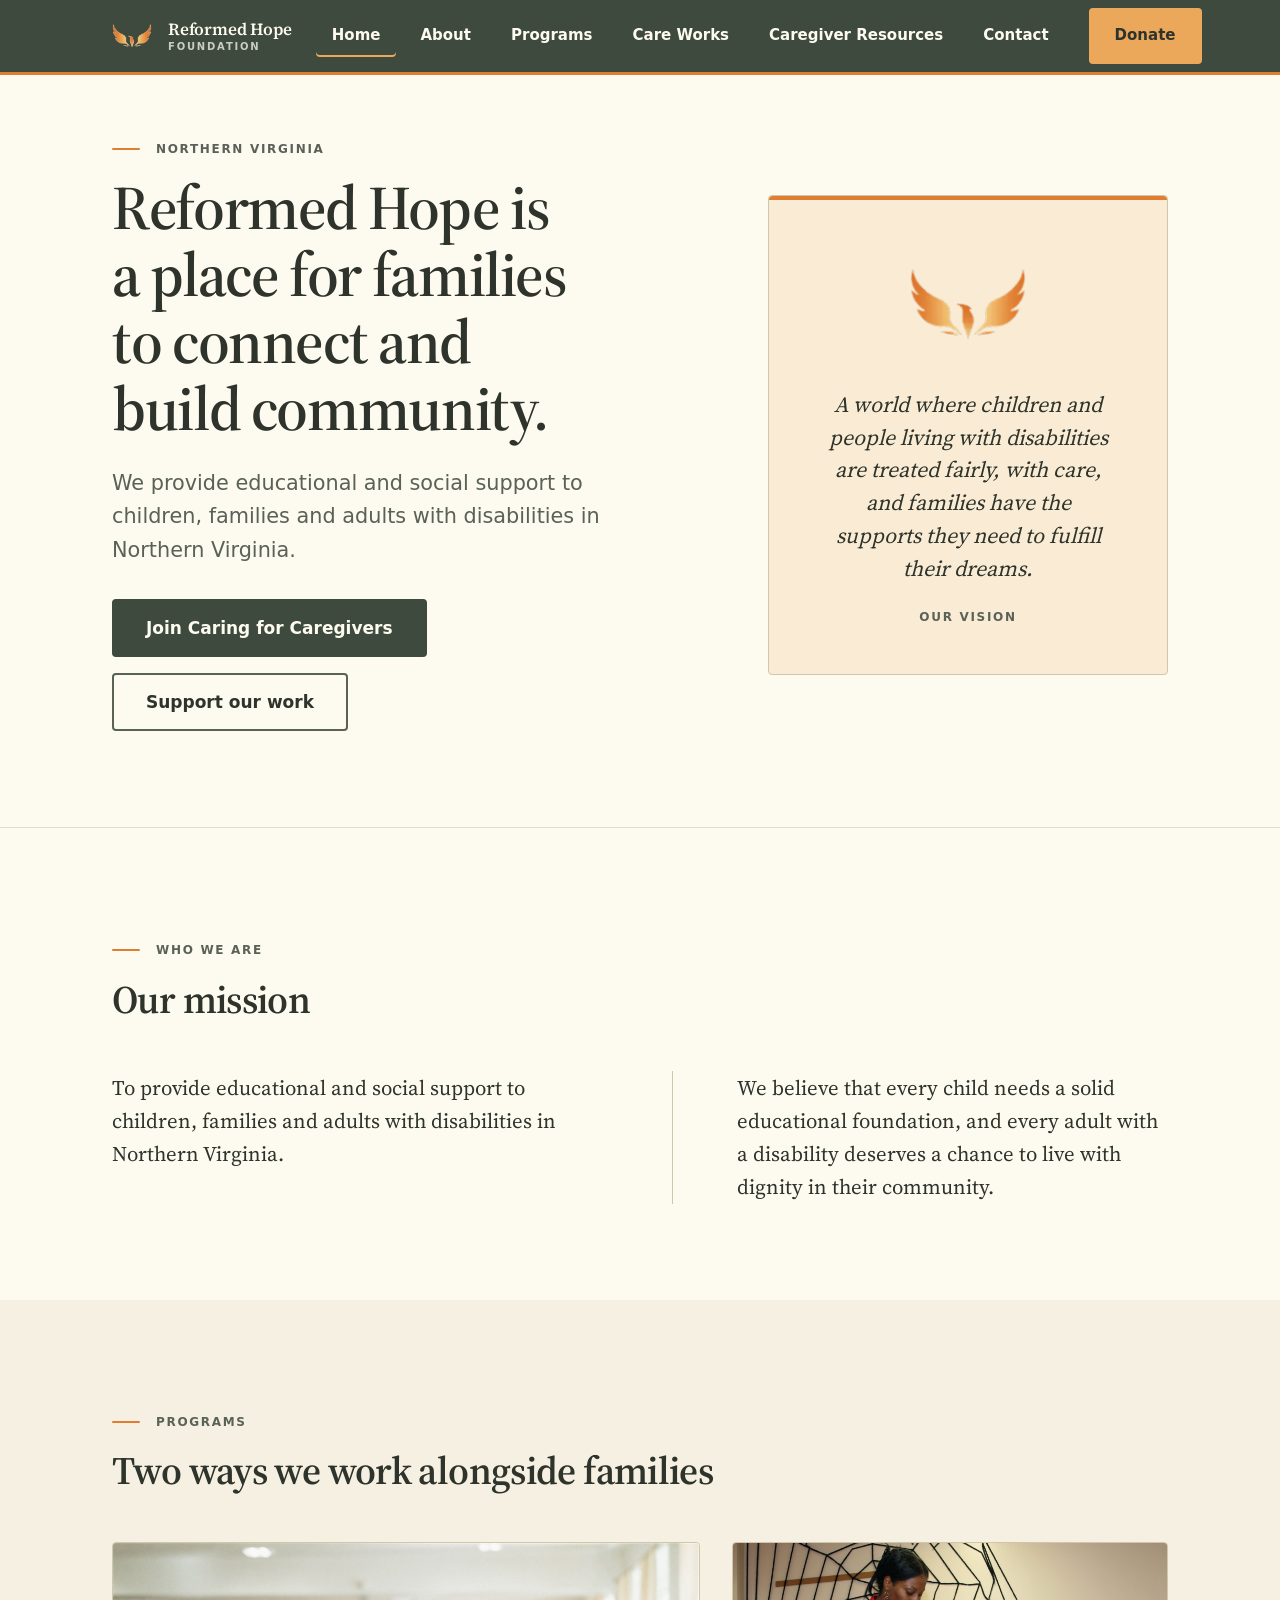
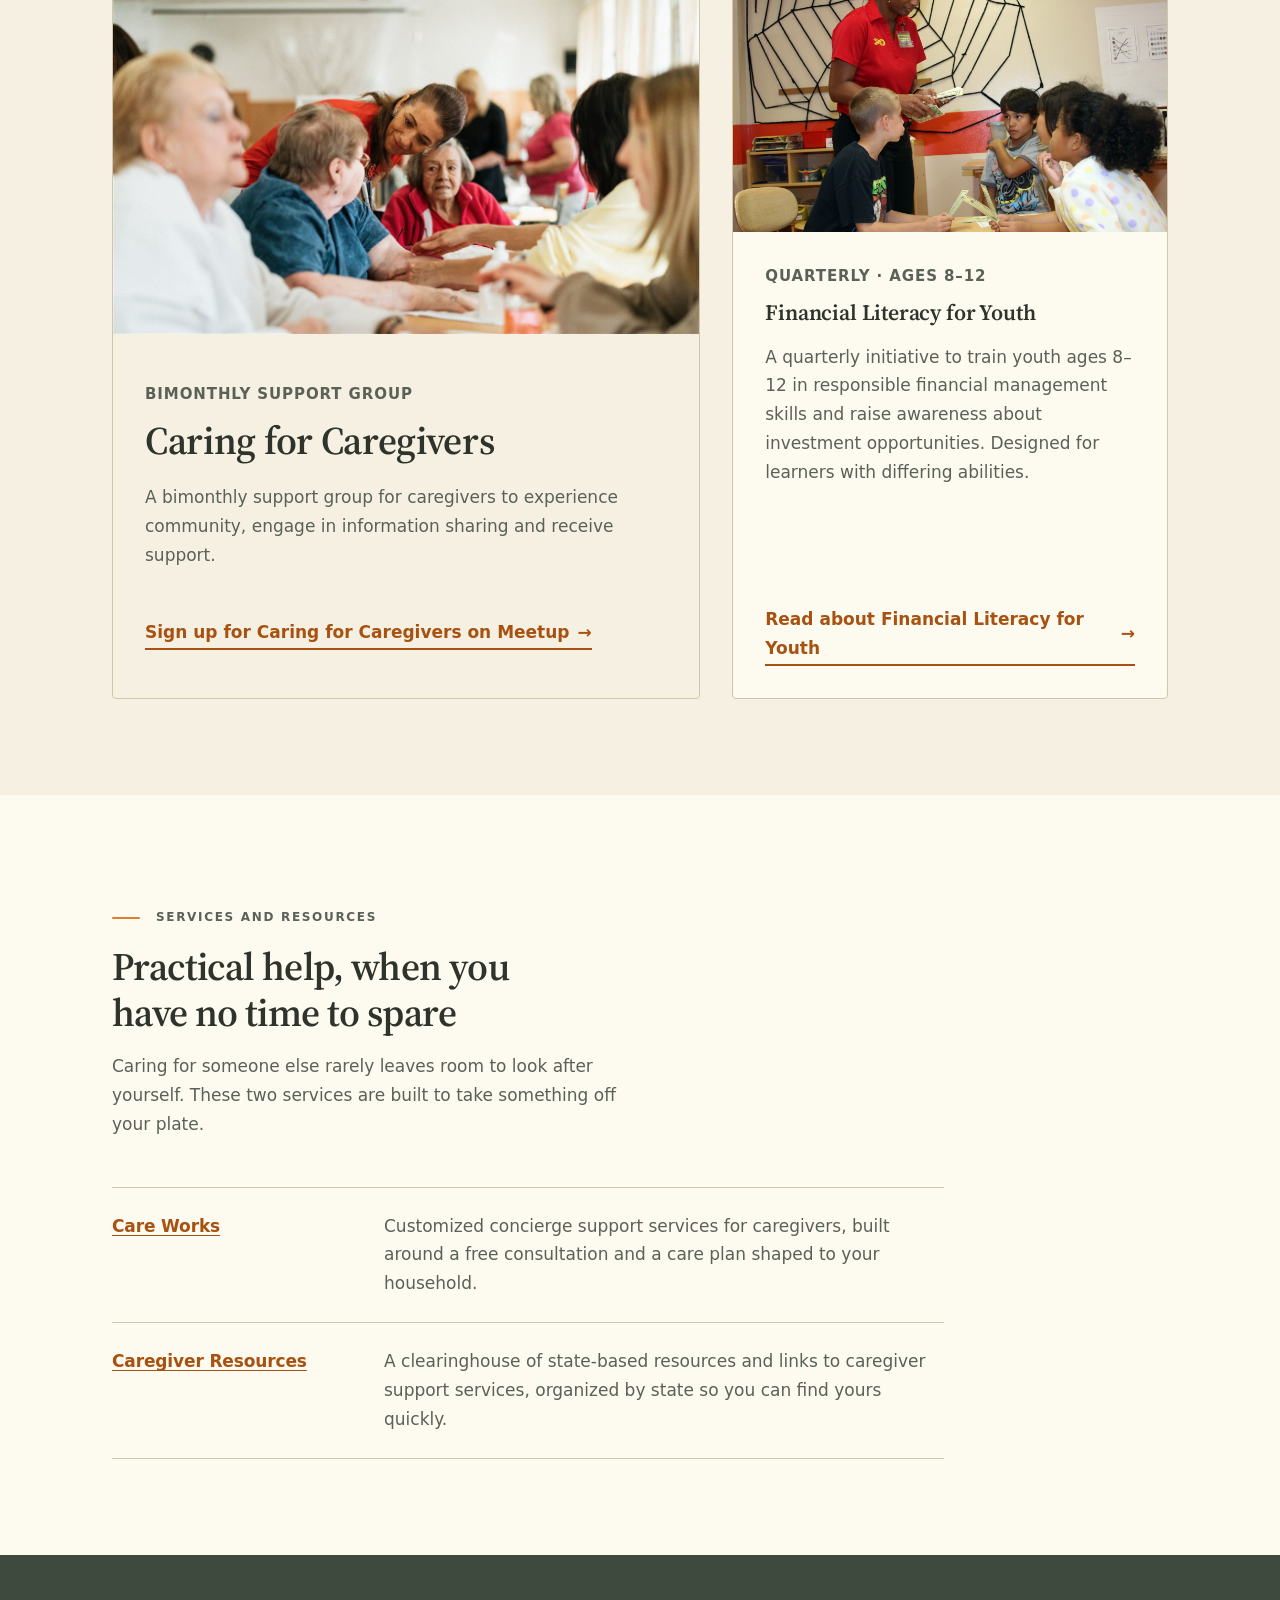
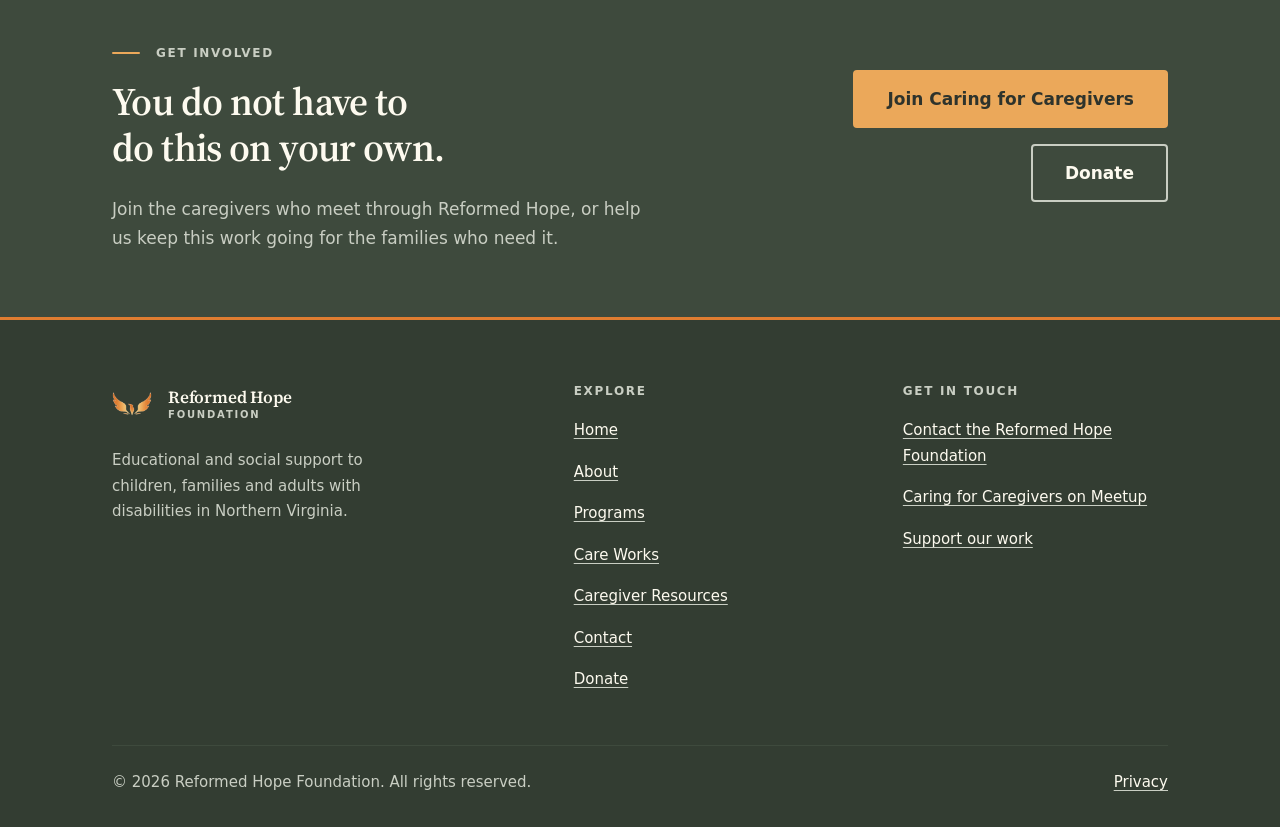
<file: index.html>
<!DOCTYPE html>
<html lang="en">
<head>
<meta charset="utf-8">
<meta name="viewport" content="width=device-width, initial-scale=1">

<title>Reformed Hope Foundation | Caregiver support in Northern Virginia</title>
<meta name="description" content="Educational and social support for children, families and adults with disabilities in Northern Virginia. Join our Caring for Caregivers support group.">
<link rel="canonical" href="https://reformedhopeva.org/">

<meta property="og:type" content="website">
<meta property="og:site_name" content="Reformed Hope Foundation">
<meta property="og:title" content="Reformed Hope Foundation | Caregiver support in Northern Virginia">
<meta property="og:description" content="Educational and social support to children, families and adults with disabilities in Northern Virginia. Join our Caring for Caregivers support group.">
<meta property="og:url" content="https://reformedhopeva.org/">
<meta property="og:image" content="https://reformedhopeva.org/images/og-card.png">
<meta property="og:image:alt" content="The Reformed Hope Foundation logo: a rising phoenix above the organization's name.">
<meta property="og:image:width" content="1200">
<meta property="og:image:height" content="630">
<meta property="og:image:type" content="image/png">
<meta property="og:locale" content="en_US">
<meta name="twitter:card" content="summary_large_image">
<meta name="twitter:title" content="Reformed Hope Foundation | Caregiver support in Northern Virginia">
<meta name="twitter:description" content="Educational and social support to children, families and adults with disabilities in Northern Virginia. Join our Caring for Caregivers support group.">
<meta name="twitter:image" content="https://reformedhopeva.org/images/og-card.png">
<meta name="twitter:image:alt" content="The Reformed Hope Foundation logo: a rising phoenix above the organization's name.">

<link rel="icon" href="favicon.ico" sizes="any">
<link rel="icon" type="image/png" sizes="32x32" href="images/favicon-32x32.png">
<link rel="icon" type="image/png" sizes="16x16" href="images/favicon-16x16.png">
<link rel="apple-touch-icon" href="images/apple-touch-icon.png">
<link rel="manifest" href="site.webmanifest">
<meta name="theme-color" content="#3E4A3D">
<link rel="preload" href="fonts/source-serif-4-variable.woff2" as="font" type="font/woff2" crossorigin>
<link rel="stylesheet" href="styles.css">
</head>
<body>

<a class="skip-link" href="#main">Skip to main content</a>

<!-- ===== Site header — duplicated verbatim on every page. If you edit the
     navigation here, make the same edit in every other .html file. ===== -->
<header class="site-header">
  <div class="wrap site-header__inner">

    <a class="brand" href="index.html">
      <!-- CLIENT ASSET: images/logo-mark.png is the phoenix cropped from the
           supplied logo. Drop the final mark in at the same path and size. -->
      <img class="brand__mark" src="images/logo-mark.png" alt="" width="256" height="256" decoding="async">
      <span class="brand__name">Reformed Hope <span>Foundation</span></span>
    </a>

    <button class="nav-toggle" type="button" aria-expanded="false" aria-controls="site-nav">
      <span class="nav-toggle__bars" aria-hidden="true"></span>
      <span class="nav-toggle__label">Menu</span>
    </button>

    <nav class="site-nav" id="site-nav" aria-label="Main">
      <ul class="site-nav__list">
        <li><a class="site-nav__link" href="index.html" aria-current="page">Home</a></li>
        <li><a class="site-nav__link" href="about.html">About</a></li>
        <li><a class="site-nav__link" href="programs.html">Programs</a></li>
        <li><a class="site-nav__link" href="care-works.html">Care Works</a></li>
        <li><a class="site-nav__link" href="resources.html">Caregiver Resources</a></li>
        <li><a class="site-nav__link" href="contact.html">Contact</a></li>
      </ul>
    </nav>

    <div class="header-actions">
      <a class="btn btn--donate" href="donate.html">Donate</a>
    </div>

  </div>
</header>

<main id="main">

  <!-- ===== Hero: asymmetric split. Primary CTA is the Caring for Caregivers
       sign-up; Donate is the secondary path. ===== -->
  <section class="hero">
    <div class="wrap hero__grid">

      <div>
        <p class="eyebrow">Northern Virginia</p>
        <h1>Reformed Hope is a place for families to connect and build community.</h1>
        <p class="hero__lead">
          We provide educational and social support to children, families and adults
          with disabilities in Northern Virginia.
        </p>
        <div class="btn-row">
          <a class="btn btn--primary" href="https://www.meetup.com/meetup-group-pnudxlaz/">
            Join Caring for Caregivers
          </a>
          <a class="btn btn--ghost" href="donate.html">Support our work</a>
        </div>
      </div>

      <!-- CLIENT ASSET: to lead with a photograph instead, replace this panel
           with an <img> in the same grid cell and keep the caption below it. -->
      <div class="hero__panel">
        <img src="images/logo-mark.png" alt="" width="256" height="256" decoding="async">
        <p class="hero__vision">
          A world where children and people living with disabilities are treated
          fairly, with care, and families have the supports they need to fulfill
          their dreams.
          <span class="hero__vision-label">Our vision</span>
        </p>
      </div>

    </div>
  </section>

  <!-- ===== Mission and what we believe ===== -->
  <section class="section" aria-labelledby="mission-heading">
    <div class="wrap">
      <div class="section-head">
        <p class="eyebrow">Who we are</p>
        <h2 id="mission-heading">Our mission</h2>
      </div>

      <div class="editorial">
        <div class="editorial__part">
          <p>
            To provide educational and social support to children, families and
            adults with disabilities in Northern Virginia.
          </p>
        </div>
        <div class="editorial__part">
          <p>
            We believe that every child needs a solid educational foundation, and
            every adult with a disability deserves a chance to live with dignity
            in their community.
          </p>
        </div>
      </div>
    </div>
  </section>

  <!-- ===== Programs: two panels of deliberately unequal weight ===== -->
  <section class="section section--surface" aria-labelledby="programs-heading">
    <div class="wrap">
      <div class="section-head">
        <p class="eyebrow">Programs</p>
        <h2 id="programs-heading">Two ways we work alongside families</h2>
      </div>

      <div class="features">

        <article class="feature feature--lead">
          <img class="feature__media" src="images/caring-for-caregivers.jpg?v=2"
               alt="A caregiver leans in to talk warmly with a group of seniors gathered around a table at a community support session."
               width="1200" height="800" loading="lazy" decoding="async">
          <div class="feature__body">
            <p class="feature__meta">Bimonthly support group</p>
            <h3>Caring for Caregivers</h3>
            <p>
              A bimonthly support group for caregivers to experience community,
              engage in information sharing and receive support.
            </p>
            <a class="link-arrow" href="https://www.meetup.com/meetup-group-pnudxlaz/">
              Sign up for Caring for Caregivers on Meetup
            </a>
          </div>
        </article>

        <article class="feature">
          <img class="feature__media" src="images/financial-literacy-youth.jpg?v=2"
               alt="A Fleet and Family Service Center instructor teaches a small group of grade-school children about counting and saving money at a financial literacy class."
               width="1200" height="800" loading="lazy" decoding="async">
          <div class="feature__body">
            <p class="feature__meta">Quarterly &middot; Ages 8&ndash;12</p>
            <h3>Financial Literacy for Youth</h3>
            <p>
              A quarterly initiative to train youth ages 8&ndash;12 in responsible
              financial management skills and raise awareness about investment
              opportunities. Designed for learners with differing abilities.
            </p>
            <a class="link-arrow" href="programs.html#financial-literacy">
              Read about Financial Literacy for Youth
            </a>
          </div>
        </article>

      </div>
    </div>
  </section>

  <!-- ===== Services and resources ===== -->
  <section class="section" aria-labelledby="services-heading">
    <div class="wrap">
      <div class="section-head">
        <p class="eyebrow">Services and resources</p>
        <h2 id="services-heading">Practical help, when you have no time to spare</h2>
        <p>
          Caring for someone else rarely leaves room to look after yourself.
          These two services are built to take something off your plate.
        </p>
      </div>

      <ul class="rows">
        <li>
          <h3><a href="care-works.html">Care Works</a></h3>
          <p>
            Customized concierge support services for caregivers, built around a
            free consultation and a care plan shaped to your household.
          </p>
        </li>
        <li>
          <h3><a href="resources.html">Caregiver Resources</a></h3>
          <p>
            A clearinghouse of state-based resources and links to caregiver
            support services, organized by state so you can find yours quickly.
          </p>
        </li>
      </ul>
    </div>
  </section>

  <!-- ===== Closing CTA band: both conversion goals ===== -->
  <section class="cta-band" aria-labelledby="cta-heading">
    <div class="wrap cta-band__grid">
      <div>
        <p class="eyebrow eyebrow--on-sage">Get involved</p>
        <h2 id="cta-heading">You do not have to do this on your own.</h2>
        <p>
          Join the caregivers who meet through Reformed Hope, or help us keep
          this work going for the families who need it.
        </p>
      </div>
      <div class="btn-row">
        <a class="btn btn--donate" href="https://www.meetup.com/meetup-group-pnudxlaz/">
          Join Caring for Caregivers
        </a>
        <a class="btn btn--ghost-sage" href="donate.html">Donate</a>
      </div>
    </div>
  </section>

</main>

<!-- ===== Site footer — duplicated verbatim on every page ===== -->
<footer class="site-footer">
  <div class="wrap">
    <div class="site-footer__grid">

      <div>
        <a class="brand" href="index.html">
          <img class="brand__mark" src="images/logo-mark.png" alt="" width="256" height="256" loading="lazy" decoding="async">
          <span class="brand__name">Reformed Hope <span>Foundation</span></span>
        </a>
        <p class="site-footer__mission">
          Educational and social support to children, families and adults with
          disabilities in Northern Virginia.
        </p>
      </div>

      <div>
        <h2>Explore</h2>
        <ul class="footer-list">
          <li><a href="index.html">Home</a></li>
          <li><a href="about.html">About</a></li>
          <li><a href="programs.html">Programs</a></li>
          <li><a href="care-works.html">Care Works</a></li>
          <li><a href="resources.html">Caregiver Resources</a></li>
          <li><a href="contact.html">Contact</a></li>
          <li><a href="donate.html">Donate</a></li>
        </ul>
      </div>

      <div>
        <h2>Get in touch</h2>
        <ul class="footer-list">
          <li><a href="contact.html">Contact the Reformed Hope Foundation</a></li>
          <li><a href="https://www.meetup.com/meetup-group-pnudxlaz/">Caring for Caregivers on Meetup</a></li>
          <li><a href="donate.html">Support our work</a></li>
        </ul>
      </div>

    </div>

    <div class="site-footer__base">
      <p>&copy; 2026 Reformed Hope Foundation. All rights reserved.</p>
      <!-- EIN PLACEHOLDER: the Foundation's registered EIN goes here, as a
           <p>EIN 12-3456789</p> line. It is deliberately absent rather than
           shown as a dummy number: a visibly fake EIN in the footer of a site
           that solicits donations reads worse than no EIN at all. Confirm the
           exact tax-status wording before adding any 501(c)(3) claim here. -->
      <p><a href="privacy.html">Privacy</a></p>
    </div>
  </div>
</footer>

<!-- =========================================================================
     Structured data. Tells search engines what this organization IS, which
     the meta tags alone cannot express. Only facts stated elsewhere on the
     site appear here — nothing is asserted that a visitor could not verify.

     STILL TO FILL IN, once the details exist (see contact.html for the
     matching visible slot):
       "email":     "hello@reformedhopeva.org",
       "telephone": "+1-571-555-0123",
       "taxID":     "12-3456789",
       "address":   { "@type": "PostalAddress", "streetAddress": "...",
                      "addressLocality": "Fairfax", "addressRegion": "VA",
                      "postalCode": "22030", "addressCountry": "US" },
     Add each as a top-level key inside the object below. Keep it valid JSON —
     a trailing comma silently voids the whole block.
     ========================================================================= -->
<script type="application/ld+json">
{
  "@context": "https://schema.org",
  "@type": "NGO",
  "name": "Reformed Hope Foundation",
  "url": "https://reformedhopeva.org/",
  "logo": "https://reformedhopeva.org/images/logo-mark.png",
  "image": "https://reformedhopeva.org/images/og-card.png",
  "description": "The Reformed Hope Foundation provides educational and social support to children, families and adults with disabilities in Northern Virginia.",
  "areaServed": {
    "@type": "AdministrativeArea",
    "name": "Northern Virginia"
  },
  "employee": {
    "@type": "Person",
    "name": "Allison E. Viescas",
    "jobTitle": "President and Chief Executive Officer"
  },
  "sameAs": [
    "https://www.meetup.com/meetup-group-pnudxlaz/"
  ]
}
</script>

<script src="main.js" defer></script>
</body>
</html>
</file>
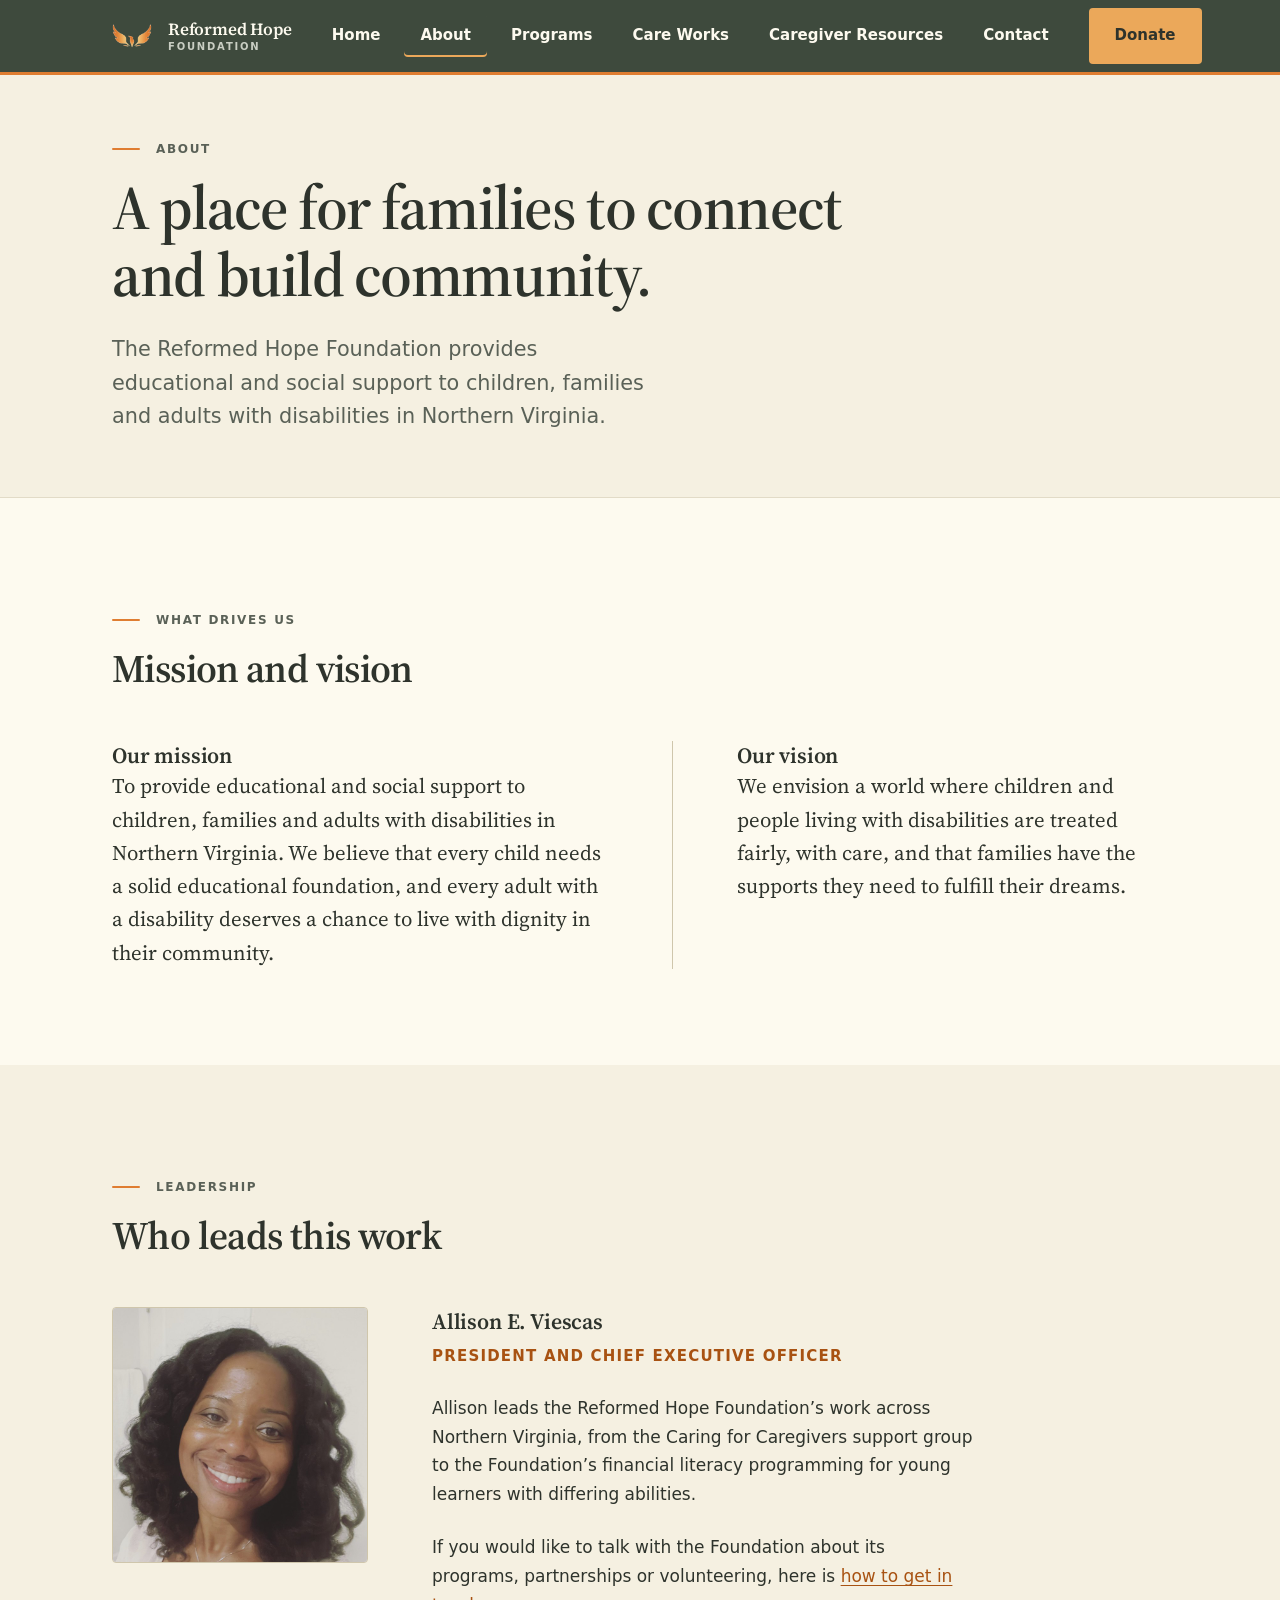
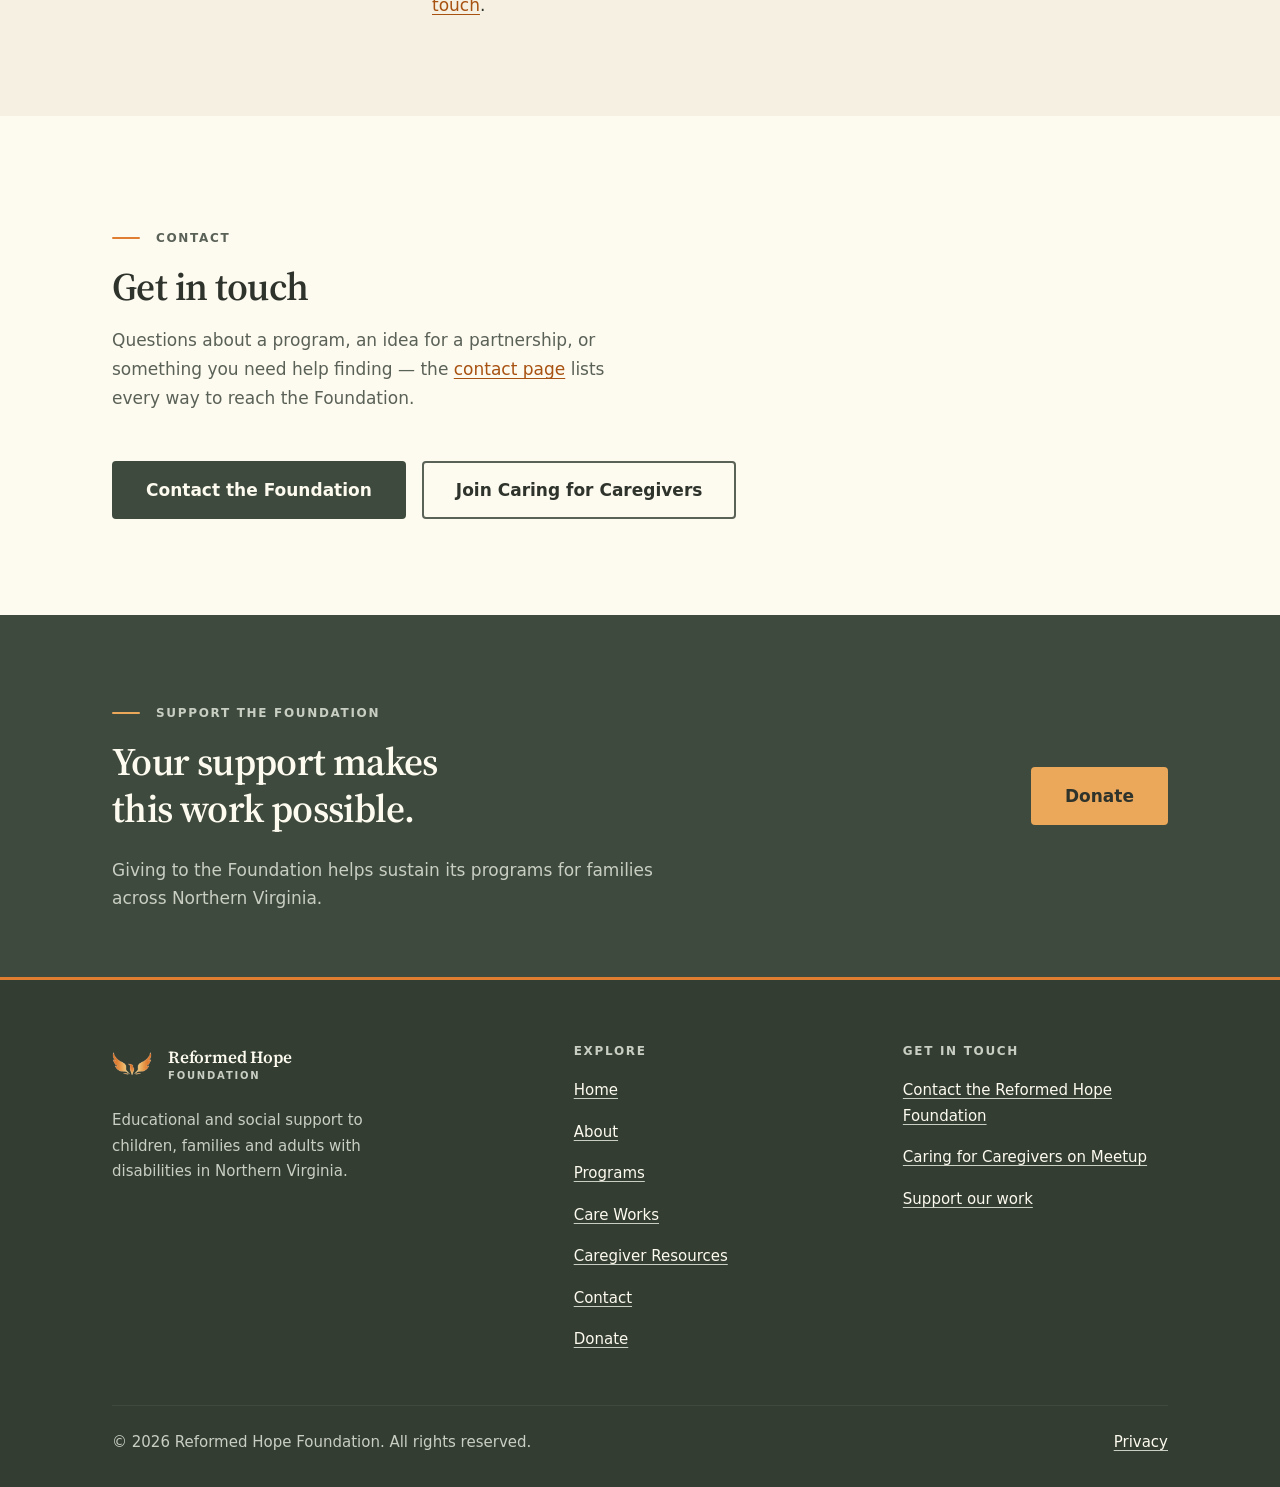
<file: about.html>
<!DOCTYPE html>
<html lang="en">
<head>
<meta charset="utf-8">
<meta name="viewport" content="width=device-width, initial-scale=1">

<title>About | Reformed Hope Foundation</title>
<meta name="description" content="The mission, vision and leadership behind the Reformed Hope Foundation, supporting families and adults with disabilities across Northern Virginia.">
<link rel="canonical" href="https://reformedhopeva.org/about">

<meta property="og:type" content="website">
<meta property="og:site_name" content="Reformed Hope Foundation">
<meta property="og:title" content="About | Reformed Hope Foundation">
<meta property="og:description" content="Our mission, our vision, and the leadership behind the Reformed Hope Foundation in Northern Virginia.">
<meta property="og:url" content="https://reformedhopeva.org/about">
<meta property="og:image" content="https://reformedhopeva.org/images/og-card.png">
<meta property="og:image:alt" content="The Reformed Hope Foundation logo: a rising phoenix above the organization's name.">
<meta property="og:image:width" content="1200">
<meta property="og:image:height" content="630">
<meta property="og:image:type" content="image/png">
<meta property="og:locale" content="en_US">
<meta name="twitter:card" content="summary_large_image">
<meta name="twitter:title" content="About | Reformed Hope Foundation">
<meta name="twitter:description" content="Our mission, our vision, and the leadership behind the Reformed Hope Foundation in Northern Virginia.">
<meta name="twitter:image" content="https://reformedhopeva.org/images/og-card.png">
<meta name="twitter:image:alt" content="The Reformed Hope Foundation logo: a rising phoenix above the organization's name.">

<link rel="icon" href="favicon.ico" sizes="any">
<link rel="icon" type="image/png" sizes="32x32" href="images/favicon-32x32.png">
<link rel="icon" type="image/png" sizes="16x16" href="images/favicon-16x16.png">
<link rel="apple-touch-icon" href="images/apple-touch-icon.png">
<link rel="manifest" href="site.webmanifest">
<meta name="theme-color" content="#3E4A3D">
<link rel="preload" href="fonts/source-serif-4-variable.woff2" as="font" type="font/woff2" crossorigin>
<link rel="stylesheet" href="styles.css">
</head>
<body>

<a class="skip-link" href="#main">Skip to main content</a>

<header class="site-header">
  <div class="wrap site-header__inner">

    <a class="brand" href="index.html">
      <img class="brand__mark" src="images/logo-mark.png" alt="" width="256" height="256" decoding="async">
      <span class="brand__name">Reformed Hope <span>Foundation</span></span>
    </a>

    <button class="nav-toggle" type="button" aria-expanded="false" aria-controls="site-nav">
      <span class="nav-toggle__bars" aria-hidden="true"></span>
      <span class="nav-toggle__label">Menu</span>
    </button>

    <nav class="site-nav" id="site-nav" aria-label="Main">
      <ul class="site-nav__list">
        <li><a class="site-nav__link" href="index.html">Home</a></li>
        <li><a class="site-nav__link" href="about.html" aria-current="page">About</a></li>
        <li><a class="site-nav__link" href="programs.html">Programs</a></li>
        <li><a class="site-nav__link" href="care-works.html">Care Works</a></li>
        <li><a class="site-nav__link" href="resources.html">Caregiver Resources</a></li>
        <li><a class="site-nav__link" href="contact.html">Contact</a></li>
      </ul>
    </nav>

    <div class="header-actions">
      <a class="btn btn--donate" href="donate.html">Donate</a>
    </div>

  </div>
</header>

<main id="main">

  <section class="page-head">
    <div class="wrap">
      <p class="eyebrow">About</p>
      <h1>A place for families to connect and build community.</h1>
      <p class="page-head__lead">
        The Reformed Hope Foundation provides educational and social support to
        children, families and adults with disabilities in Northern Virginia.
      </p>
    </div>
  </section>

  <!-- ===== Mission and vision ===== -->
  <section class="section" aria-labelledby="mission-heading">
    <div class="wrap">
      <div class="section-head">
        <p class="eyebrow">What drives us</p>
        <h2 id="mission-heading">Mission and vision</h2>
      </div>

      <div class="editorial">
        <div class="editorial__part">
          <h3>Our mission</h3>
          <p>
            To provide educational and social support to children, families and
            adults with disabilities in Northern Virginia. We believe that every
            child needs a solid educational foundation, and every adult with a
            disability deserves a chance to live with dignity in their community.
          </p>
        </div>
        <div class="editorial__part">
          <h3>Our vision</h3>
          <p>
            We envision a world where children and people living with disabilities
            are treated fairly, with care, and that families have the supports they
            need to fulfill their dreams.
          </p>
        </div>
      </div>
    </div>
  </section>

  <!-- ===== Leadership ===== -->
  <section class="section section--surface" aria-labelledby="leadership-heading">
    <div class="wrap">
      <div class="section-head">
        <p class="eyebrow">Leadership</p>
        <h2 id="leadership-heading">Who leads this work</h2>
      </div>

      <div class="leader">
        <img class="leader__photo" src="images/allison-viescas-headshot.jpg?v=2"
             alt="Portrait of Allison E. Viescas, President and CEO of the Reformed Hope Foundation."
             width="800" height="800" loading="lazy" decoding="async">

        <div>
          <h3>Allison E. Viescas</h3>
          <p class="leader__role">President and Chief Executive Officer</p>
          <p>
            Allison leads the Reformed Hope Foundation&rsquo;s work across Northern
            Virginia, from the Caring for Caregivers support group to the
            Foundation&rsquo;s financial literacy programming for young learners
            with differing abilities.
          </p>
          <p>
            If you would like to talk with the Foundation about its programs,
            partnerships or volunteering, here is
            <a href="contact.html">how to get in touch</a>.
          </p>
        </div>
      </div>
    </div>
  </section>

  <!-- ===== Contact ===== -->
  <section class="section" aria-labelledby="contact-heading">
    <div class="wrap">
      <div class="section-head">
        <p class="eyebrow">Contact</p>
        <h2 id="contact-heading">Get in touch</h2>
        <p>
          Questions about a program, an idea for a partnership, or something you
          need help finding &mdash; the
          <a href="contact.html">contact page</a> lists every way to reach the
          Foundation.
        </p>
      </div>

      <div class="btn-row">
        <a class="btn btn--primary" href="contact.html">
          Contact the Foundation
        </a>
        <a class="btn btn--ghost" href="https://www.meetup.com/meetup-group-pnudxlaz/">
          Join Caring for Caregivers
        </a>
      </div>
    </div>
  </section>

  <section class="cta-band" aria-labelledby="cta-heading">
    <div class="wrap cta-band__grid">
      <div>
        <p class="eyebrow eyebrow--on-sage">Support the Foundation</p>
        <h2 id="cta-heading">Your support makes this work possible.</h2>
        <p>
          Giving to the Foundation helps sustain its programs for families across
          Northern Virginia.
        </p>
      </div>
      <div class="btn-row">
        <a class="btn btn--donate" href="donate.html">Donate</a>
      </div>
    </div>
  </section>

</main>

<footer class="site-footer">
  <div class="wrap">
    <div class="site-footer__grid">

      <div>
        <a class="brand" href="index.html">
          <img class="brand__mark" src="images/logo-mark.png" alt="" width="256" height="256" loading="lazy" decoding="async">
          <span class="brand__name">Reformed Hope <span>Foundation</span></span>
        </a>
        <p class="site-footer__mission">
          Educational and social support to children, families and adults with
          disabilities in Northern Virginia.
        </p>
      </div>

      <div>
        <h2>Explore</h2>
        <ul class="footer-list">
          <li><a href="index.html">Home</a></li>
          <li><a href="about.html">About</a></li>
          <li><a href="programs.html">Programs</a></li>
          <li><a href="care-works.html">Care Works</a></li>
          <li><a href="resources.html">Caregiver Resources</a></li>
          <li><a href="contact.html">Contact</a></li>
          <li><a href="donate.html">Donate</a></li>
        </ul>
      </div>

      <div>
        <h2>Get in touch</h2>
        <ul class="footer-list">
          <li><a href="contact.html">Contact the Reformed Hope Foundation</a></li>
          <li><a href="https://www.meetup.com/meetup-group-pnudxlaz/">Caring for Caregivers on Meetup</a></li>
          <li><a href="donate.html">Support our work</a></li>
        </ul>
      </div>

    </div>

    <div class="site-footer__base">
      <p>&copy; 2026 Reformed Hope Foundation. All rights reserved.</p>
      <!-- EIN PLACEHOLDER: the Foundation's registered EIN goes here, as a
           <p>EIN 12-3456789</p> line. It is deliberately absent rather than
           shown as a dummy number: a visibly fake EIN in the footer of a site
           that solicits donations reads worse than no EIN at all. Confirm the
           exact tax-status wording before adding any 501(c)(3) claim here. -->
      <p><a href="privacy.html">Privacy</a></p>
    </div>
  </div>
</footer>

<script src="main.js" defer></script>
</body>
</html>
</file>
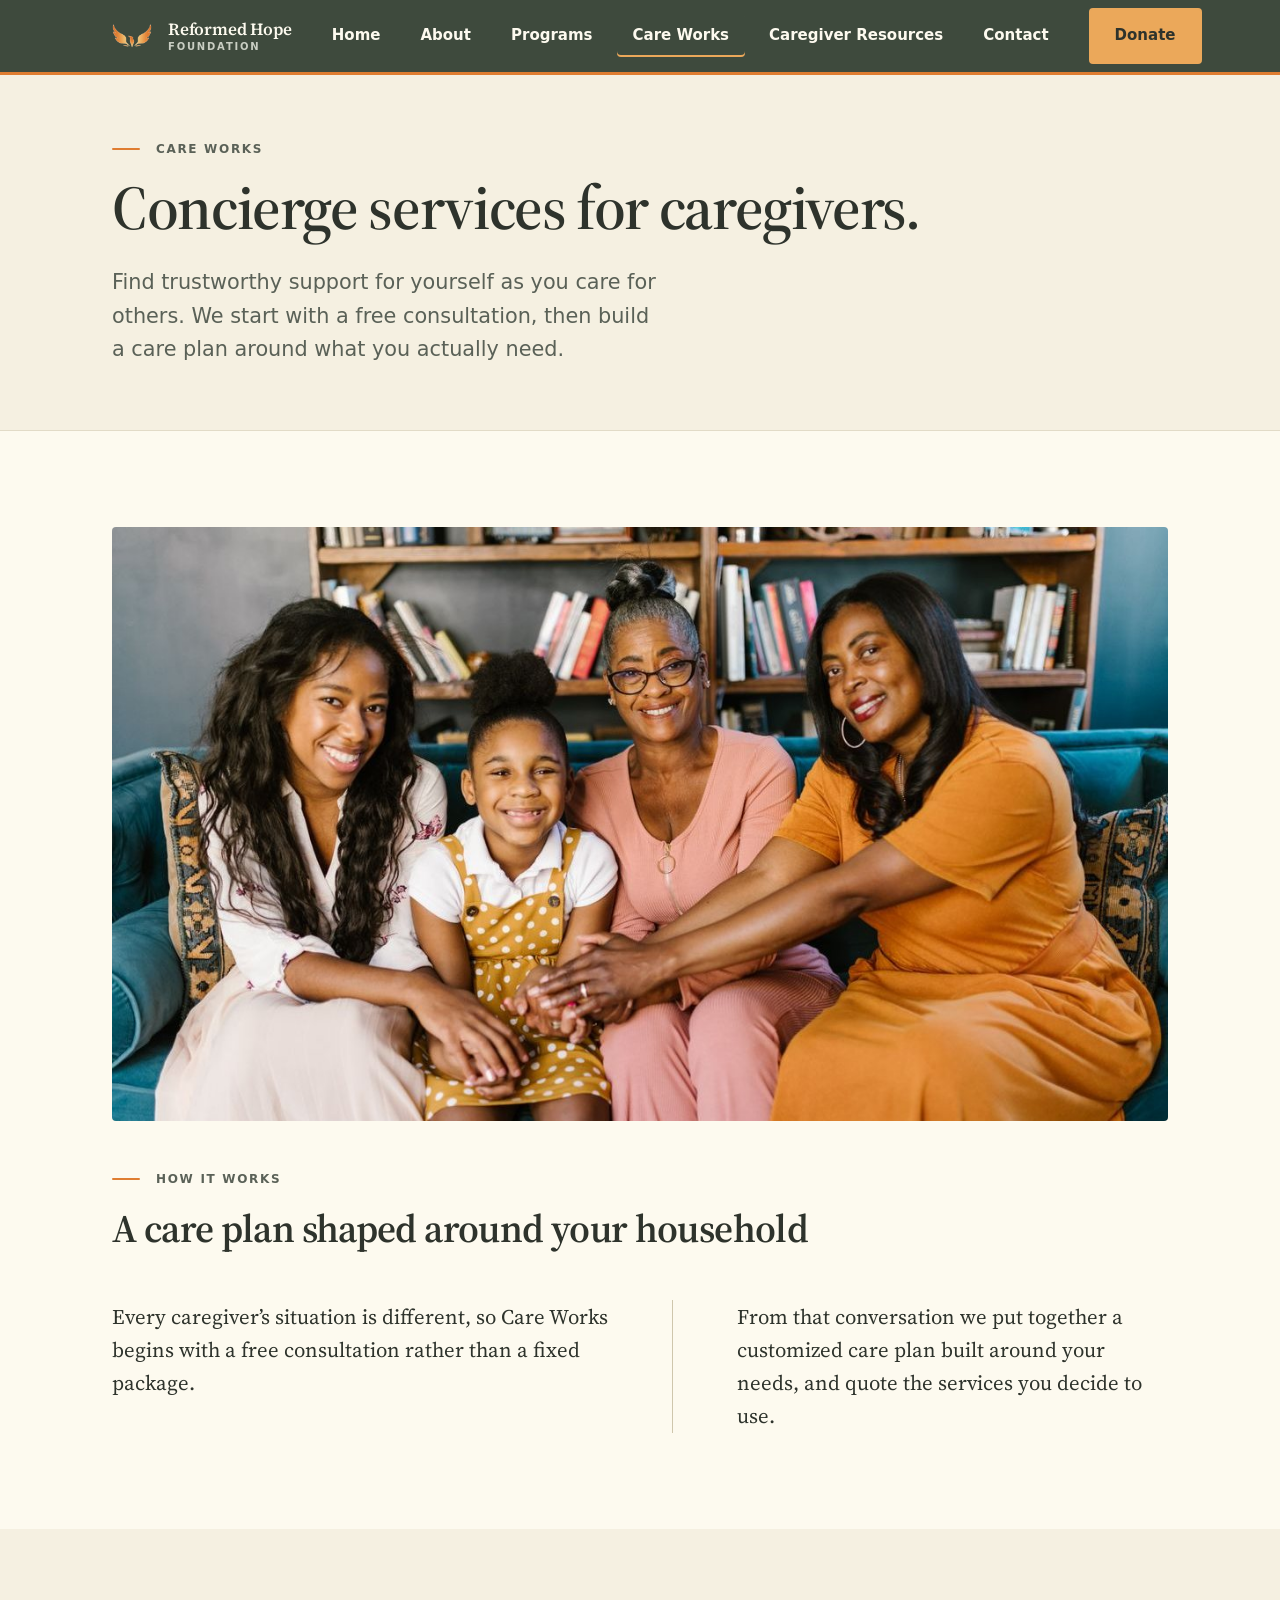
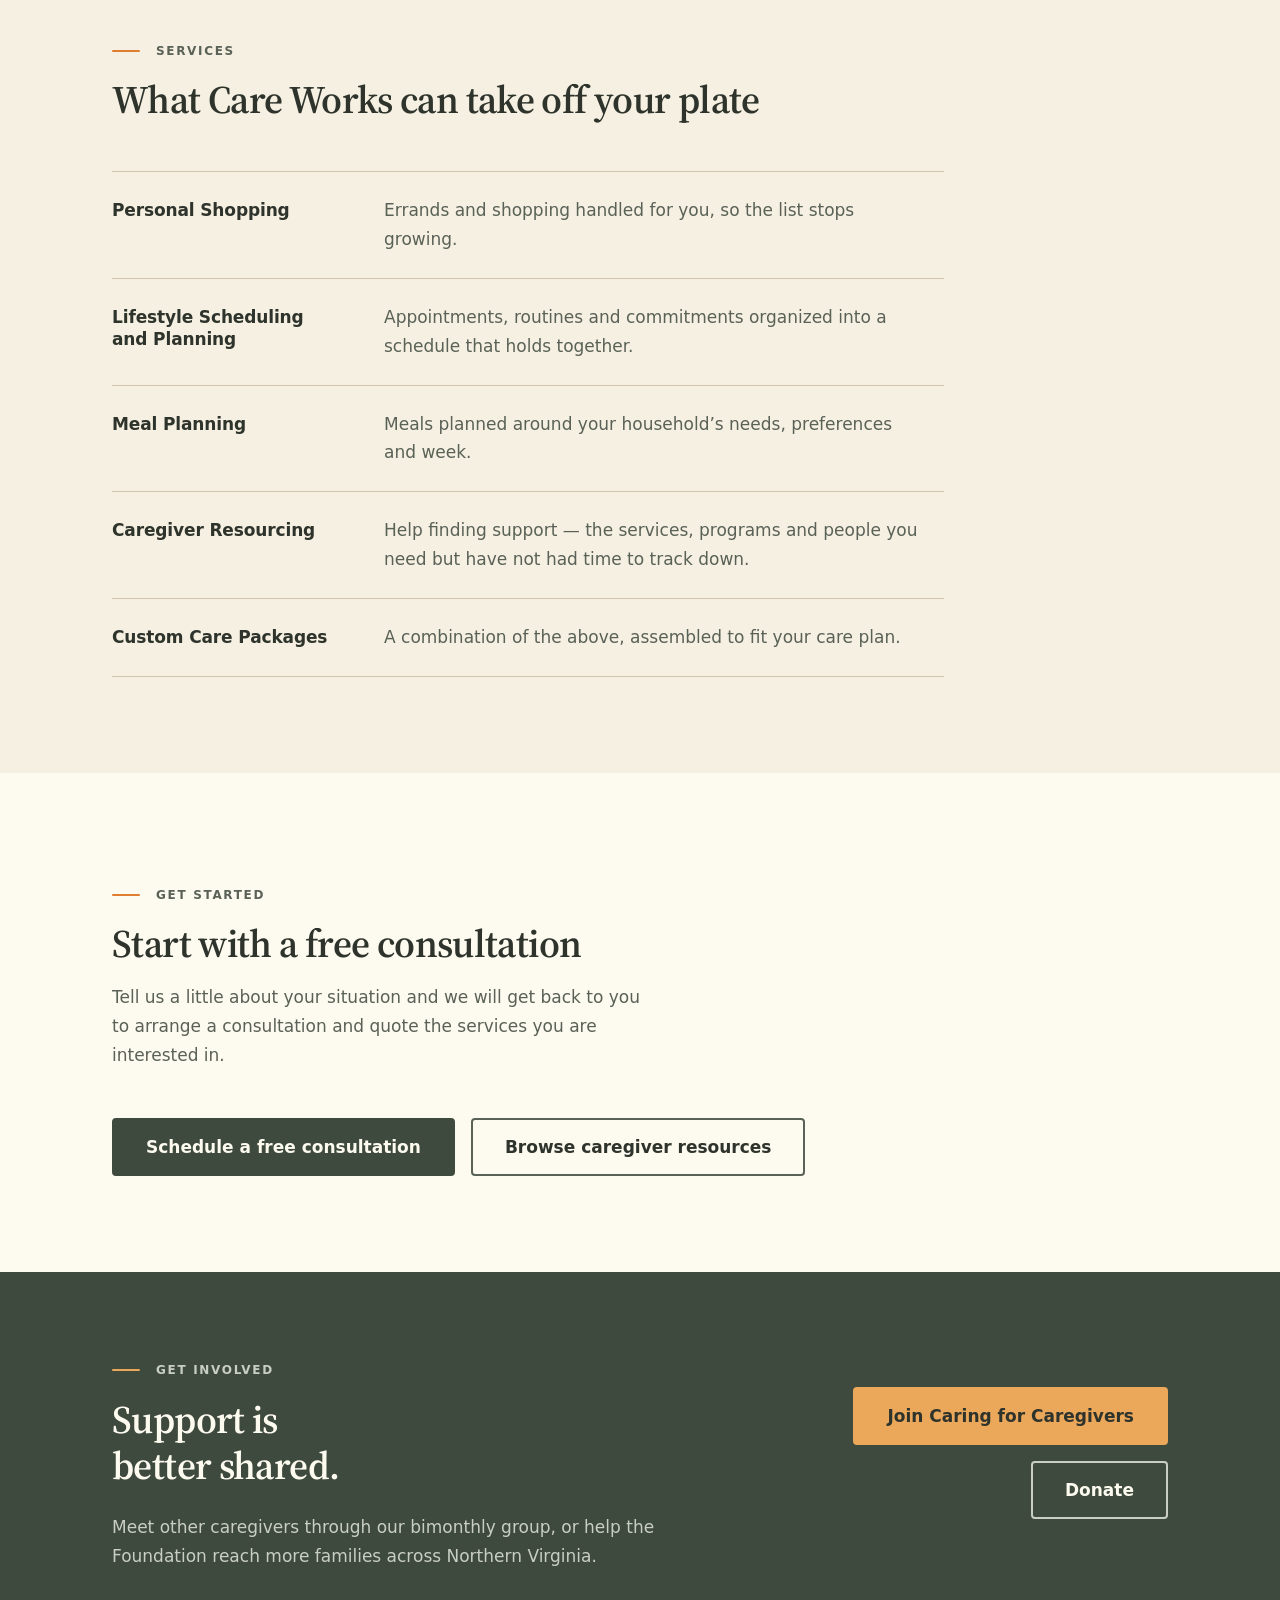
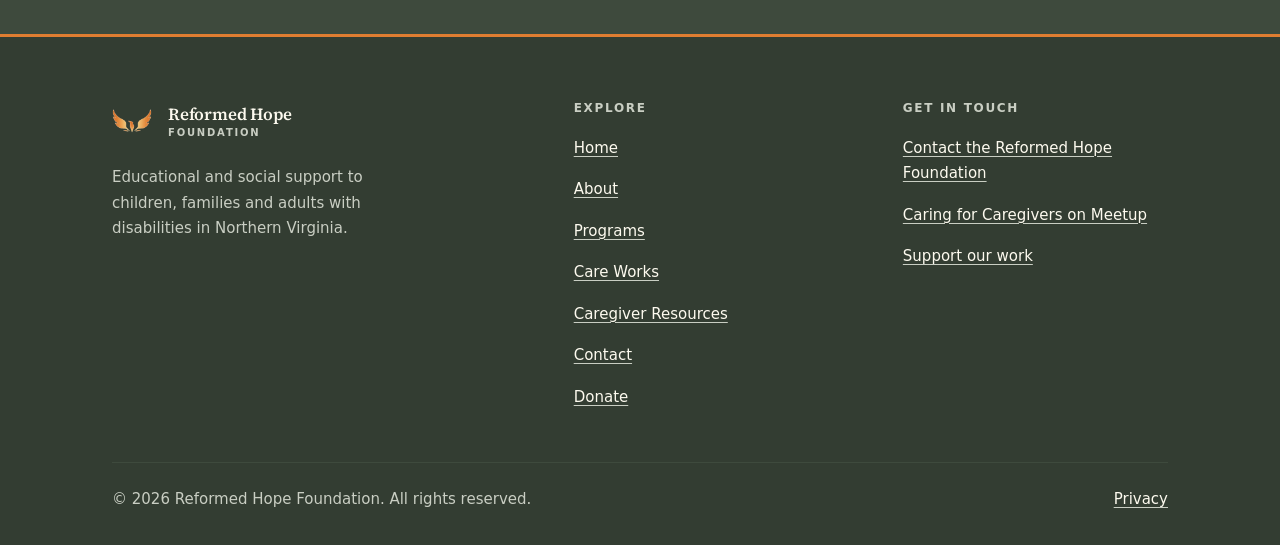
<file: care-works.html>
<!DOCTYPE html>
<html lang="en">
<head>
<meta charset="utf-8">
<meta name="viewport" content="width=device-width, initial-scale=1">

<title>Care Works | Reformed Hope Foundation</title>
<meta name="description" content="Concierge support services for caregivers in Northern Virginia. Start with a free consultation and a care plan built around what you actually need.">
<link rel="canonical" href="https://reformedhopeva.org/care-works">

<meta property="og:type" content="website">
<meta property="og:site_name" content="Reformed Hope Foundation">
<meta property="og:title" content="Care Works | Reformed Hope Foundation">
<meta property="og:description" content="Customized concierge support services for caregivers. Start with a free consultation and a care plan built around your needs.">
<meta property="og:url" content="https://reformedhopeva.org/care-works">
<meta property="og:image" content="https://reformedhopeva.org/images/og-card.png">
<meta property="og:image:alt" content="The Reformed Hope Foundation logo: a rising phoenix above the organization's name.">
<meta property="og:image:width" content="1200">
<meta property="og:image:height" content="630">
<meta property="og:image:type" content="image/png">
<meta property="og:locale" content="en_US">
<meta name="twitter:card" content="summary_large_image">
<meta name="twitter:title" content="Care Works | Reformed Hope Foundation">
<meta name="twitter:description" content="Customized concierge support services for caregivers. Start with a free consultation and a care plan built around your needs.">
<meta name="twitter:image" content="https://reformedhopeva.org/images/og-card.png">
<meta name="twitter:image:alt" content="The Reformed Hope Foundation logo: a rising phoenix above the organization's name.">

<link rel="icon" href="favicon.ico" sizes="any">
<link rel="icon" type="image/png" sizes="32x32" href="images/favicon-32x32.png">
<link rel="icon" type="image/png" sizes="16x16" href="images/favicon-16x16.png">
<link rel="apple-touch-icon" href="images/apple-touch-icon.png">
<link rel="manifest" href="site.webmanifest">
<meta name="theme-color" content="#3E4A3D">
<link rel="preload" href="fonts/source-serif-4-variable.woff2" as="font" type="font/woff2" crossorigin>
<link rel="stylesheet" href="styles.css">
</head>
<body>

<a class="skip-link" href="#main">Skip to main content</a>

<header class="site-header">
  <div class="wrap site-header__inner">

    <a class="brand" href="index.html">
      <img class="brand__mark" src="images/logo-mark.png" alt="" width="256" height="256" decoding="async">
      <span class="brand__name">Reformed Hope <span>Foundation</span></span>
    </a>

    <button class="nav-toggle" type="button" aria-expanded="false" aria-controls="site-nav">
      <span class="nav-toggle__bars" aria-hidden="true"></span>
      <span class="nav-toggle__label">Menu</span>
    </button>

    <nav class="site-nav" id="site-nav" aria-label="Main">
      <ul class="site-nav__list">
        <li><a class="site-nav__link" href="index.html">Home</a></li>
        <li><a class="site-nav__link" href="about.html">About</a></li>
        <li><a class="site-nav__link" href="programs.html">Programs</a></li>
        <li><a class="site-nav__link" href="care-works.html" aria-current="page">Care Works</a></li>
        <li><a class="site-nav__link" href="resources.html">Caregiver Resources</a></li>
        <li><a class="site-nav__link" href="contact.html">Contact</a></li>
      </ul>
    </nav>

    <div class="header-actions">
      <a class="btn btn--donate" href="donate.html">Donate</a>
    </div>

  </div>
</header>

<main id="main">

  <section class="page-head">
    <div class="wrap">
      <p class="eyebrow">Care Works</p>
      <h1>Concierge services for caregivers.</h1>
      <p class="page-head__lead">
        Find trustworthy support for yourself as you care for others. We start with
        a free consultation, then build a care plan around what you actually need.
      </p>
    </div>
  </section>

  <!-- ===== How it works ===== -->
  <section class="section" aria-labelledby="how-heading">
    <div class="wrap">
      <img class="page-media" src="images/care-works.jpg?v=3"
           alt="Four generations of a family sit together on a living room sofa, hands joined in the middle: a young woman, a smiling girl, her grandmother and her mother."
           width="1200" height="675" loading="lazy" decoding="async">

      <div class="section-head">
        <p class="eyebrow">How it works</p>
        <h2 id="how-heading">A care plan shaped around your household</h2>
      </div>

      <div class="editorial">
        <div class="editorial__part">
          <p>
            Every caregiver&rsquo;s situation is different, so Care Works begins
            with a free consultation rather than a fixed package.
          </p>
        </div>
        <div class="editorial__part">
          <p>
            From that conversation we put together a customized care plan built
            around your needs, and quote the services you decide to use.
          </p>
        </div>
      </div>
    </div>
  </section>

  <!-- ===== Services ===== -->
  <section class="section section--surface" aria-labelledby="services-heading">
    <div class="wrap">
      <div class="section-head">
        <p class="eyebrow">Services</p>
        <h2 id="services-heading">What Care Works can take off your plate</h2>
      </div>

      <ul class="rows">
        <li>
          <h3>Personal Shopping</h3>
          <p>Errands and shopping handled for you, so the list stops growing.</p>
        </li>
        <li>
          <h3>Lifestyle Scheduling and Planning</h3>
          <p>Appointments, routines and commitments organized into a schedule that holds together.</p>
        </li>
        <li>
          <h3>Meal Planning</h3>
          <p>Meals planned around your household&rsquo;s needs, preferences and week.</p>
        </li>
        <li>
          <h3>Caregiver Resourcing</h3>
          <p>Help finding support &mdash; the services, programs and people you need but have not had time to track down.</p>
        </li>
        <li>
          <h3>Custom Care Packages</h3>
          <p>A combination of the above, assembled to fit your care plan.</p>
        </li>
      </ul>
    </div>
  </section>

  <!-- ===== Consultation CTA ===== -->
  <section class="section" aria-labelledby="consult-heading">
    <div class="wrap">
      <div class="section-head">
        <p class="eyebrow">Get started</p>
        <h2 id="consult-heading">Start with a free consultation</h2>
        <p>
          Tell us a little about your situation and we will get back to you to
          arrange a consultation and quote the services you are interested in.
        </p>
      </div>

      <div class="btn-row">
        <!-- INTERIM: this points at the Foundation's hosted Google Form. It may
             later be replaced by a native form on this site. If it is, that form
             must use programmatically associated <label> elements (not
             placeholder-as-label), inline error messages tied to their inputs
             with aria-describedby, and a clear success state. -->
        <a class="btn btn--primary" href="https://docs.google.com/forms/d/e/1FAIpQLSdNdwp8s2C2VCPM6iFEcwlHPF3JmdPkFcrHyDxlL9-gL91ISQ/viewform">
          Schedule a free consultation
        </a>
        <a class="btn btn--ghost" href="resources.html">Browse caregiver resources</a>
      </div>
    </div>
  </section>

  <section class="cta-band" aria-labelledby="cta-heading">
    <div class="wrap cta-band__grid">
      <div>
        <p class="eyebrow eyebrow--on-sage">Get involved</p>
        <h2 id="cta-heading">Support is better shared.</h2>
        <p>
          Meet other caregivers through our bimonthly group, or help the
          Foundation reach more families across Northern Virginia.
        </p>
      </div>
      <div class="btn-row">
        <a class="btn btn--donate" href="https://www.meetup.com/meetup-group-pnudxlaz/">
          Join Caring for Caregivers
        </a>
        <a class="btn btn--ghost-sage" href="donate.html">Donate</a>
      </div>
    </div>
  </section>

</main>

<footer class="site-footer">
  <div class="wrap">
    <div class="site-footer__grid">

      <div>
        <a class="brand" href="index.html">
          <img class="brand__mark" src="images/logo-mark.png" alt="" width="256" height="256" loading="lazy" decoding="async">
          <span class="brand__name">Reformed Hope <span>Foundation</span></span>
        </a>
        <p class="site-footer__mission">
          Educational and social support to children, families and adults with
          disabilities in Northern Virginia.
        </p>
      </div>

      <div>
        <h2>Explore</h2>
        <ul class="footer-list">
          <li><a href="index.html">Home</a></li>
          <li><a href="about.html">About</a></li>
          <li><a href="programs.html">Programs</a></li>
          <li><a href="care-works.html">Care Works</a></li>
          <li><a href="resources.html">Caregiver Resources</a></li>
          <li><a href="contact.html">Contact</a></li>
          <li><a href="donate.html">Donate</a></li>
        </ul>
      </div>

      <div>
        <h2>Get in touch</h2>
        <ul class="footer-list">
          <li><a href="contact.html">Contact the Reformed Hope Foundation</a></li>
          <li><a href="https://www.meetup.com/meetup-group-pnudxlaz/">Caring for Caregivers on Meetup</a></li>
          <li><a href="donate.html">Support our work</a></li>
        </ul>
      </div>

    </div>

    <div class="site-footer__base">
      <p>&copy; 2026 Reformed Hope Foundation. All rights reserved.</p>
      <!-- EIN PLACEHOLDER: the Foundation's registered EIN goes here, as a
           <p>EIN 12-3456789</p> line. It is deliberately absent rather than
           shown as a dummy number: a visibly fake EIN in the footer of a site
           that solicits donations reads worse than no EIN at all. Confirm the
           exact tax-status wording before adding any 501(c)(3) claim here. -->
      <p><a href="privacy.html">Privacy</a></p>
    </div>
  </div>
</footer>

<script src="main.js" defer></script>
</body>
</html>
</file>
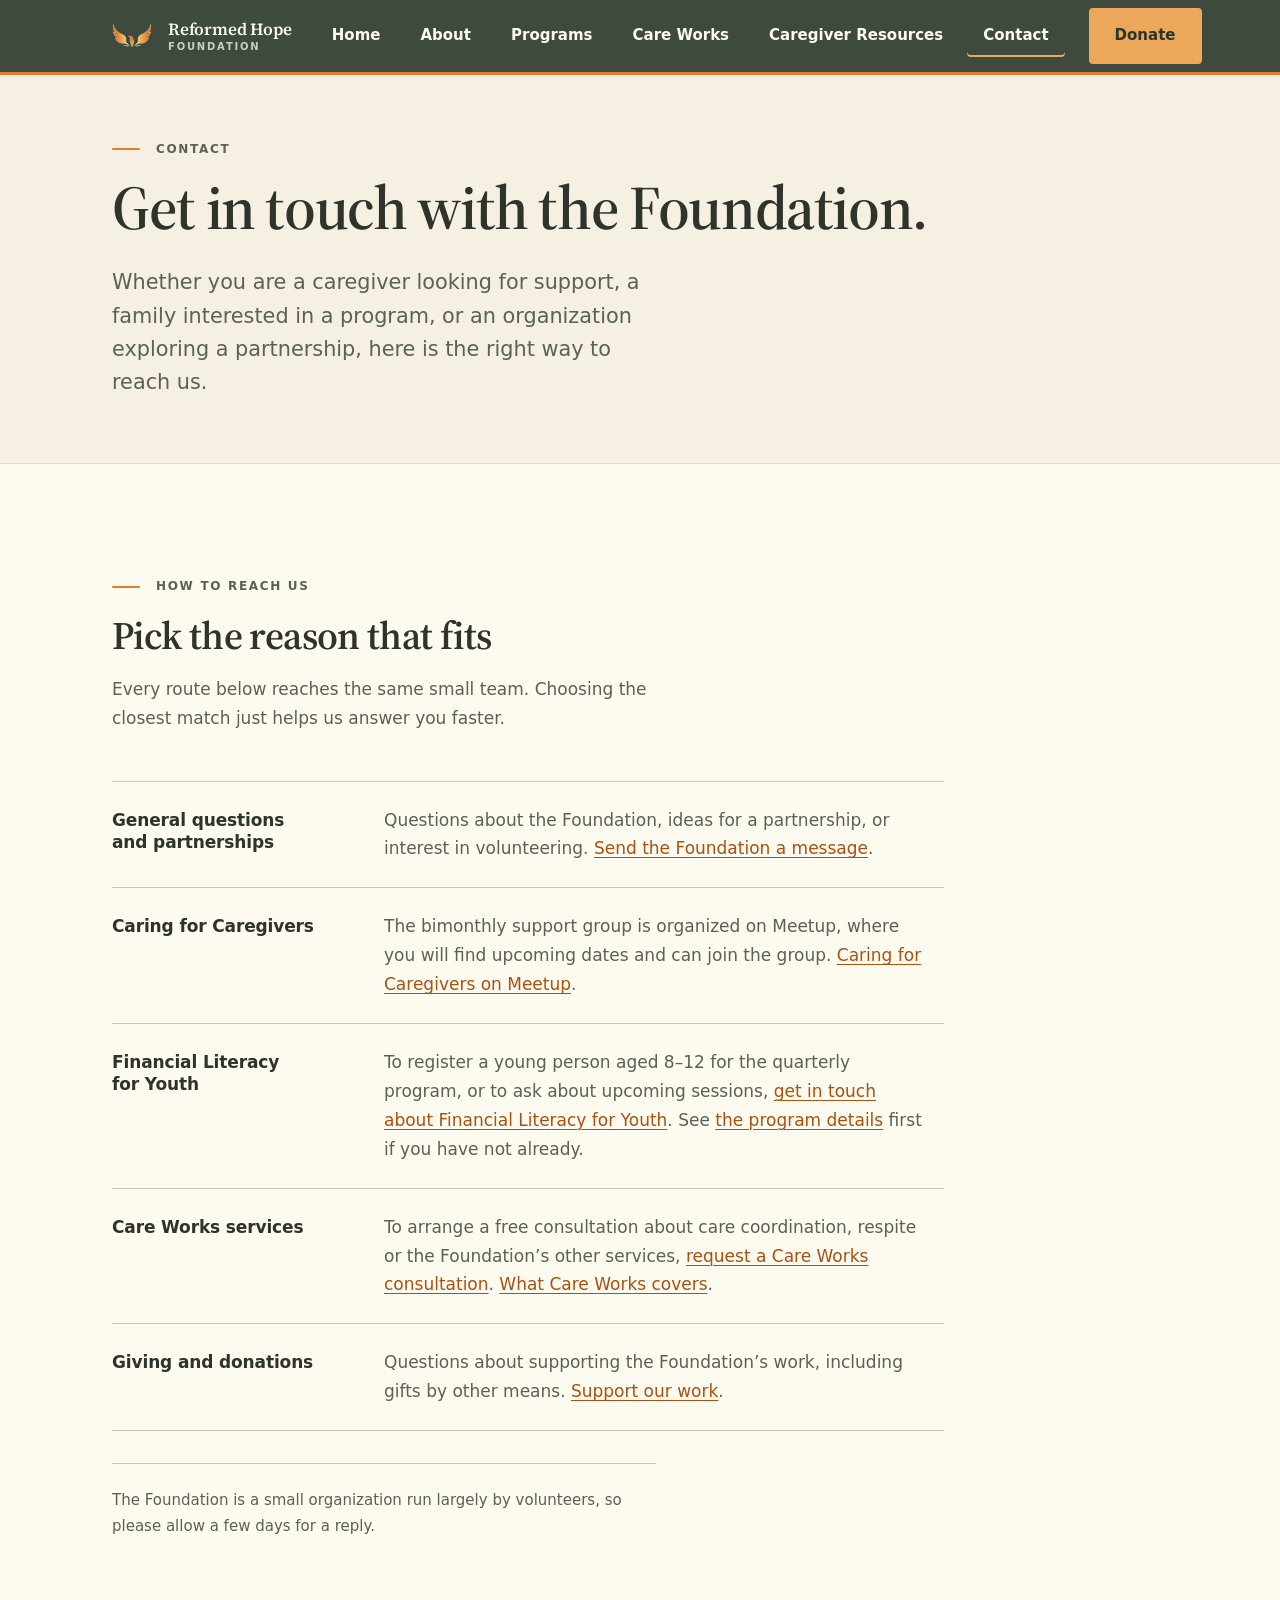
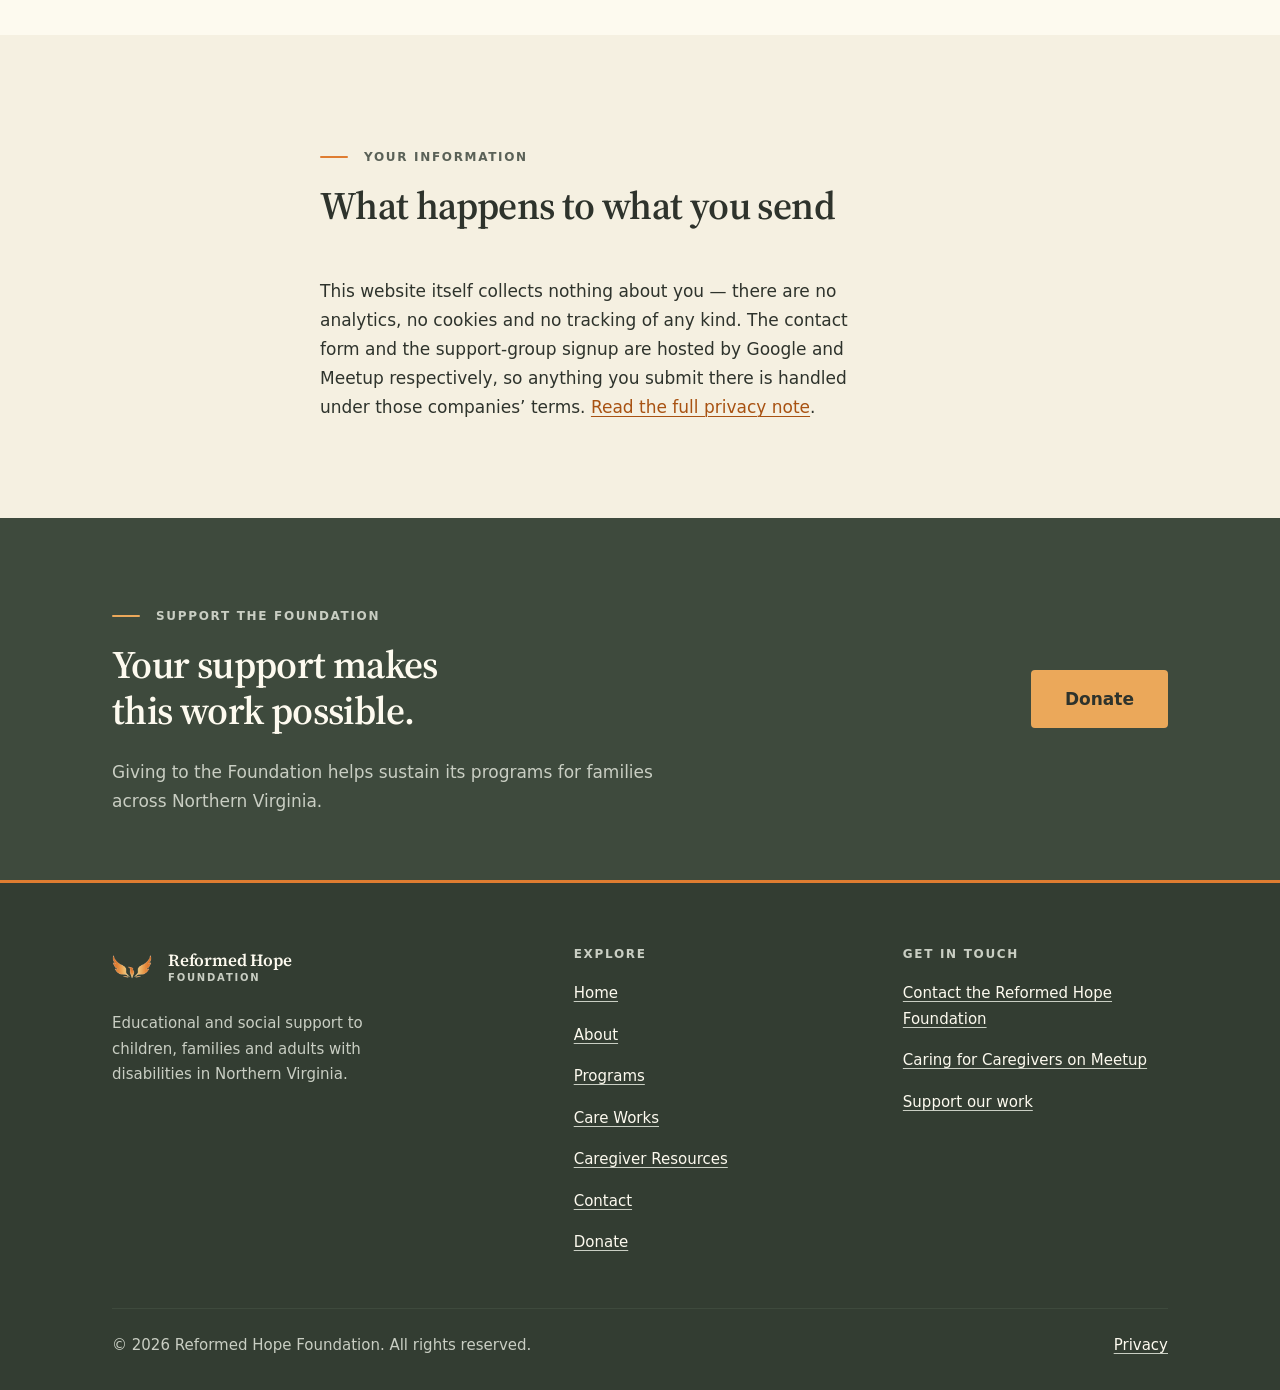
<file: contact.html>
<!DOCTYPE html>
<html lang="en">
<head>
<meta charset="utf-8">
<meta name="viewport" content="width=device-width, initial-scale=1">

<title>Contact | Reformed Hope Foundation</title>
<meta name="description" content="How to reach the Reformed Hope Foundation in Northern Virginia — general questions, program registration, Care Works services, and Caring for Caregivers.">
<link rel="canonical" href="https://reformedhopeva.org/contact">

<meta property="og:type" content="website">
<meta property="og:site_name" content="Reformed Hope Foundation">
<meta property="og:title" content="Contact | Reformed Hope Foundation">
<meta property="og:description" content="How to reach the Reformed Hope Foundation about programs, partnerships, services and volunteering.">
<meta property="og:url" content="https://reformedhopeva.org/contact">
<meta property="og:image" content="https://reformedhopeva.org/images/og-card.png">
<meta property="og:image:alt" content="The Reformed Hope Foundation logo: a rising phoenix above the organization's name.">
<meta property="og:image:width" content="1200">
<meta property="og:image:height" content="630">
<meta property="og:image:type" content="image/png">
<meta property="og:locale" content="en_US">
<meta name="twitter:card" content="summary_large_image">
<meta name="twitter:title" content="Contact | Reformed Hope Foundation">
<meta name="twitter:description" content="How to reach the Reformed Hope Foundation about programs, partnerships, services and volunteering.">
<meta name="twitter:image" content="https://reformedhopeva.org/images/og-card.png">
<meta name="twitter:image:alt" content="The Reformed Hope Foundation logo: a rising phoenix above the organization's name.">

<link rel="icon" href="favicon.ico" sizes="any">
<link rel="icon" type="image/png" sizes="32x32" href="images/favicon-32x32.png">
<link rel="icon" type="image/png" sizes="16x16" href="images/favicon-16x16.png">
<link rel="apple-touch-icon" href="images/apple-touch-icon.png">
<link rel="manifest" href="site.webmanifest">
<meta name="theme-color" content="#3E4A3D">
<link rel="preload" href="fonts/source-serif-4-variable.woff2" as="font" type="font/woff2" crossorigin>
<link rel="stylesheet" href="styles.css">
</head>
<body>

<a class="skip-link" href="#main">Skip to main content</a>

<header class="site-header">
  <div class="wrap site-header__inner">

    <a class="brand" href="index.html">
      <img class="brand__mark" src="images/logo-mark.png" alt="" width="256" height="256" decoding="async">
      <span class="brand__name">Reformed Hope <span>Foundation</span></span>
    </a>

    <button class="nav-toggle" type="button" aria-expanded="false" aria-controls="site-nav">
      <span class="nav-toggle__bars" aria-hidden="true"></span>
      <span class="nav-toggle__label">Menu</span>
    </button>

    <nav class="site-nav" id="site-nav" aria-label="Main">
      <ul class="site-nav__list">
        <li><a class="site-nav__link" href="index.html">Home</a></li>
        <li><a class="site-nav__link" href="about.html">About</a></li>
        <li><a class="site-nav__link" href="programs.html">Programs</a></li>
        <li><a class="site-nav__link" href="care-works.html">Care Works</a></li>
        <li><a class="site-nav__link" href="resources.html">Caregiver Resources</a></li>
        <li><a class="site-nav__link" href="contact.html" aria-current="page">Contact</a></li>
      </ul>
    </nav>

    <div class="header-actions">
      <a class="btn btn--donate" href="donate.html">Donate</a>
    </div>

  </div>
</header>

<main id="main">

  <section class="page-head">
    <div class="wrap">
      <p class="eyebrow">Contact</p>
      <h1>Get in touch with the Foundation.</h1>
      <p class="page-head__lead">
        Whether you are a caregiver looking for support, a family interested in a
        program, or an organization exploring a partnership, here is the right
        way to reach us.
      </p>
    </div>
  </section>

  <!-- ===== How to reach us =====================================================
       Each row below is a distinct REASON someone gets in touch, not a distinct
       channel. Several rows currently point at the same hosted Google Form —
       that is deliberate and temporary. Labelling the reason means that when the
       Foundation moves to per-purpose forms or a real inbox, only the href on
       the affected row changes, and the page still reads correctly in between.
       ========================================================================= -->
  <section class="section" aria-labelledby="reach-heading">
    <div class="wrap">
      <div class="section-head">
        <p class="eyebrow">How to reach us</p>
        <h2 id="reach-heading">Pick the reason that fits</h2>
        <p>
          Every route below reaches the same small team. Choosing the closest
          match just helps us answer you faster.
        </p>
      </div>

      <ul class="rows">

        <li>
          <h3>General questions and partnerships</h3>
          <p>
            Questions about the Foundation, ideas for a partnership, or interest
            in volunteering.
            <a href="https://docs.google.com/forms/d/e/1FAIpQLSdNdwp8s2C2VCPM6iFEcwlHPF3JmdPkFcrHyDxlL9-gL91ISQ/viewform">Send
            the Foundation a message</a>.
          </p>
        </li>

        <li>
          <h3>Caring for Caregivers</h3>
          <p>
            The bimonthly support group is organized on Meetup, where you will
            find upcoming dates and can join the group.
            <a href="https://www.meetup.com/meetup-group-pnudxlaz/">Caring for
            Caregivers on Meetup</a>.
          </p>
        </li>

        <li>
          <h3>Financial Literacy for Youth</h3>
          <p>
            To register a young person aged 8&ndash;12 for the quarterly program,
            or to ask about upcoming sessions,
            <a href="https://docs.google.com/forms/d/e/1FAIpQLSdNdwp8s2C2VCPM6iFEcwlHPF3JmdPkFcrHyDxlL9-gL91ISQ/viewform">get
            in touch about Financial Literacy for Youth</a>.
            See <a href="programs.html#financial-literacy">the program details</a>
            first if you have not already.
          </p>
        </li>

        <li>
          <h3>Care Works services</h3>
          <p>
            To arrange a free consultation about care coordination, respite or
            the Foundation&rsquo;s other services,
            <a href="https://docs.google.com/forms/d/e/1FAIpQLSdNdwp8s2C2VCPM6iFEcwlHPF3JmdPkFcrHyDxlL9-gL91ISQ/viewform">request
            a Care Works consultation</a>.
            <a href="care-works.html">What Care Works covers</a>.
          </p>
        </li>

        <li>
          <h3>Giving and donations</h3>
          <p>
            Questions about supporting the Foundation&rsquo;s work, including
            gifts by other means.
            <a href="donate.html">Support our work</a>.
          </p>
        </li>

        <!-- =====================================================================
             EMAIL / PHONE / POSTAL SLOT — the one place to add direct contact
             details. This is deliberately the ONLY spot on the site where they
             appear as content, so there is a single line to edit rather than
             seven files to hunt through. Uncomment and fill in:

             <li>
               <h3>By email</h3>
               <p>
                 Write to us directly at
                 <a href="mailto:hello@reformedhopeva.org">hello@reformedhopeva.org</a>.
               </p>
             </li>

             <li>
               <h3>By phone</h3>
               <p>Call <a href="tel:+15715550123">(571) 555-0123</a>.</p>
             </li>

             <li>
               <h3>By post</h3>
               <p>
                 Reformed Hope Foundation<br>
                 123 Example Street, Suite 4<br>
                 Fairfax, VA 22030
               </p>
             </li>

             When you add these, also fill in the matching "email", "telephone"
             and "address" fields in the JSON-LD block at the bottom of
             index.html, and add the postal address to donate.html so cheques
             have somewhere to go.
             ================================================================= -->

      </ul>

      <p class="note">
        The Foundation is a small organization run largely by volunteers, so
        please allow a few days for a reply.
      </p>
    </div>
  </section>

  <section class="section section--surface" aria-labelledby="privacy-note-heading">
    <div class="wrap prose">
      <div class="section-head">
        <p class="eyebrow">Your information</p>
        <h2 id="privacy-note-heading">What happens to what you send</h2>
      </div>
      <p>
        This website itself collects nothing about you &mdash; there are no
        analytics, no cookies and no tracking of any kind. The contact form and
        the support-group signup are hosted by Google and Meetup respectively, so
        anything you submit there is handled under those companies&rsquo; terms.
        <a href="privacy.html">Read the full privacy note</a>.
      </p>
    </div>
  </section>

  <section class="cta-band" aria-labelledby="cta-heading">
    <div class="wrap cta-band__grid">
      <div>
        <p class="eyebrow eyebrow--on-sage">Support the Foundation</p>
        <h2 id="cta-heading">Your support makes this work possible.</h2>
        <p>
          Giving to the Foundation helps sustain its programs for families across
          Northern Virginia.
        </p>
      </div>
      <div class="btn-row">
        <a class="btn btn--donate" href="donate.html">Donate</a>
      </div>
    </div>
  </section>

</main>

<footer class="site-footer">
  <div class="wrap">
    <div class="site-footer__grid">

      <div>
        <a class="brand" href="index.html">
          <img class="brand__mark" src="images/logo-mark.png" alt="" width="256" height="256" loading="lazy" decoding="async">
          <span class="brand__name">Reformed Hope <span>Foundation</span></span>
        </a>
        <p class="site-footer__mission">
          Educational and social support to children, families and adults with
          disabilities in Northern Virginia.
        </p>
      </div>

      <div>
        <h2>Explore</h2>
        <ul class="footer-list">
          <li><a href="index.html">Home</a></li>
          <li><a href="about.html">About</a></li>
          <li><a href="programs.html">Programs</a></li>
          <li><a href="care-works.html">Care Works</a></li>
          <li><a href="resources.html">Caregiver Resources</a></li>
          <li><a href="contact.html">Contact</a></li>
          <li><a href="donate.html">Donate</a></li>
        </ul>
      </div>

      <div>
        <h2>Get in touch</h2>
        <ul class="footer-list">
          <li><a href="contact.html">Contact the Reformed Hope Foundation</a></li>
          <li><a href="https://www.meetup.com/meetup-group-pnudxlaz/">Caring for Caregivers on Meetup</a></li>
          <li><a href="donate.html">Support our work</a></li>
        </ul>
      </div>

    </div>

    <div class="site-footer__base">
      <p>&copy; 2026 Reformed Hope Foundation. All rights reserved.</p>
      <!-- EIN PLACEHOLDER: the Foundation's registered EIN goes here, as a
           <p>EIN 12-3456789</p> line. It is deliberately absent rather than
           shown as a dummy number: a visibly fake EIN in the footer of a site
           that solicits donations reads worse than no EIN at all. Confirm the
           exact tax-status wording before adding any 501(c)(3) claim here. -->
      <p><a href="privacy.html">Privacy</a></p>
    </div>
  </div>
</footer>

<script src="main.js" defer></script>
</body>
</html>
</file>
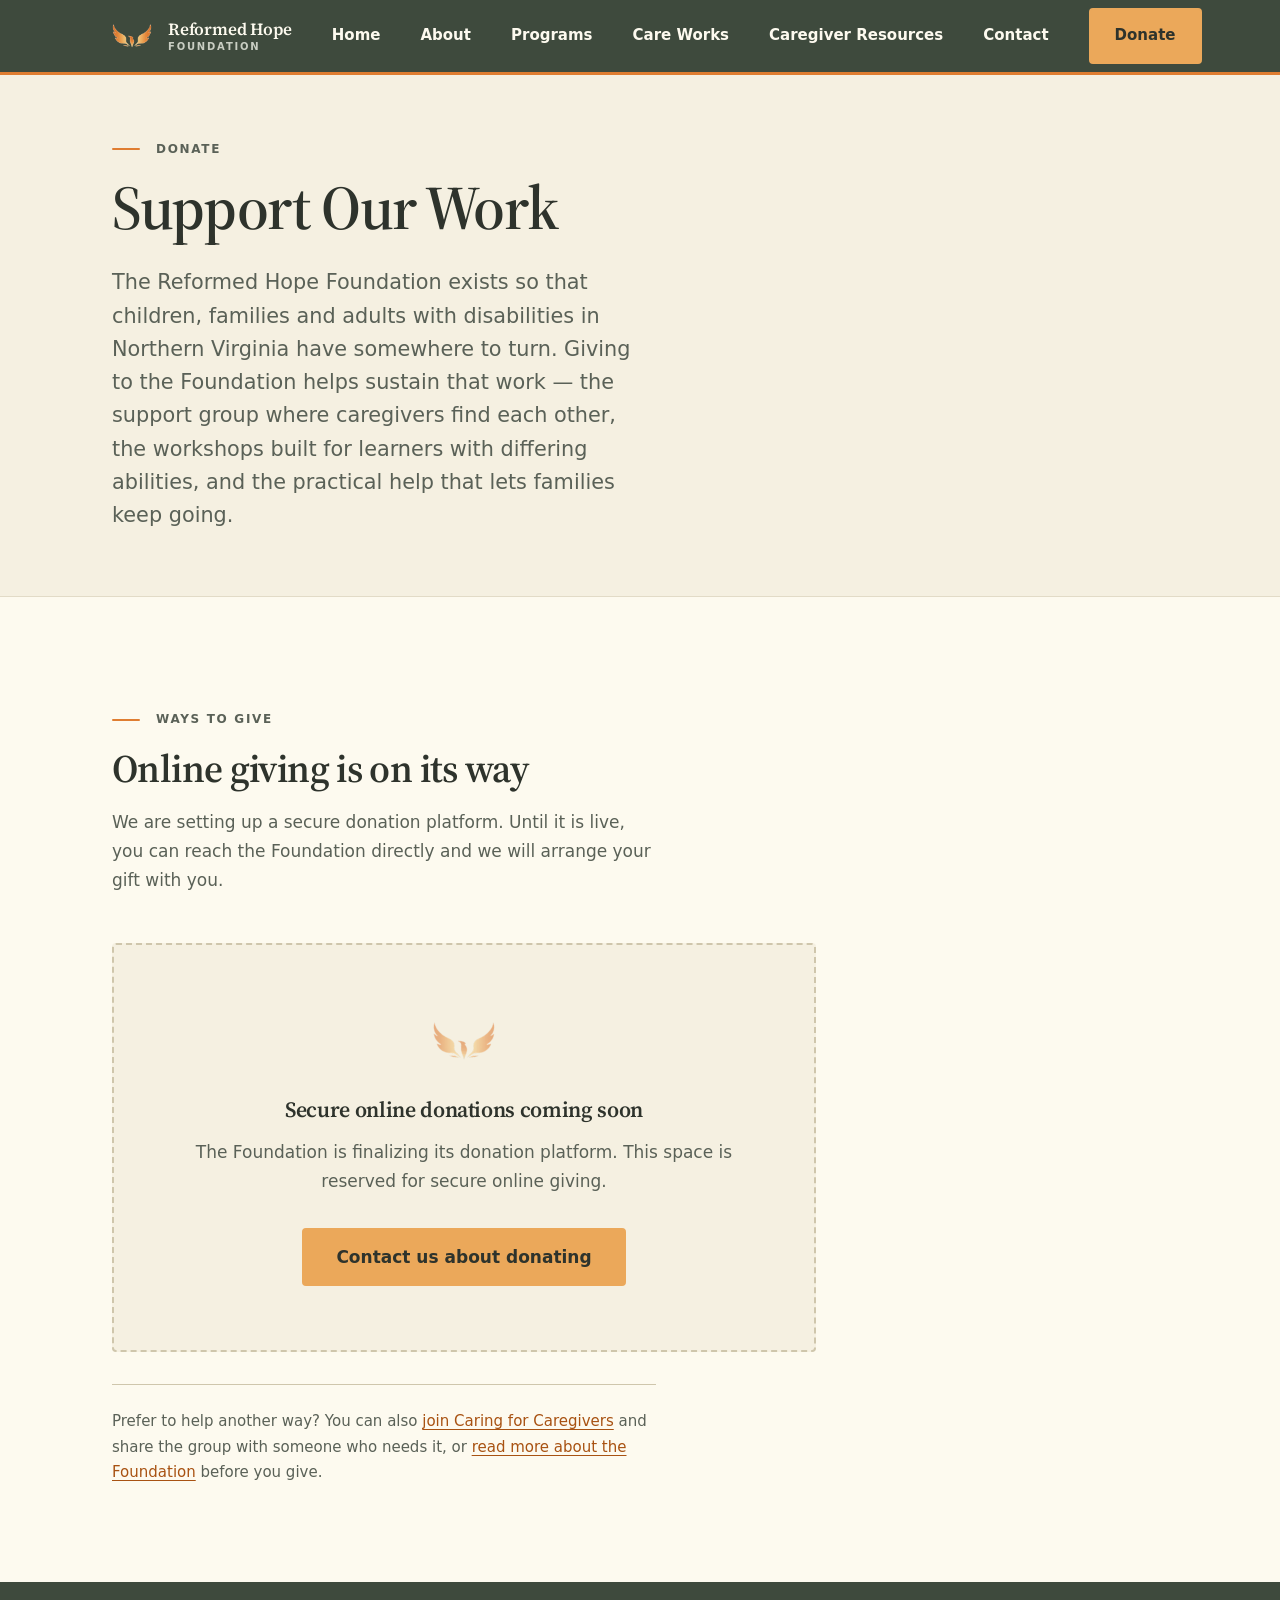
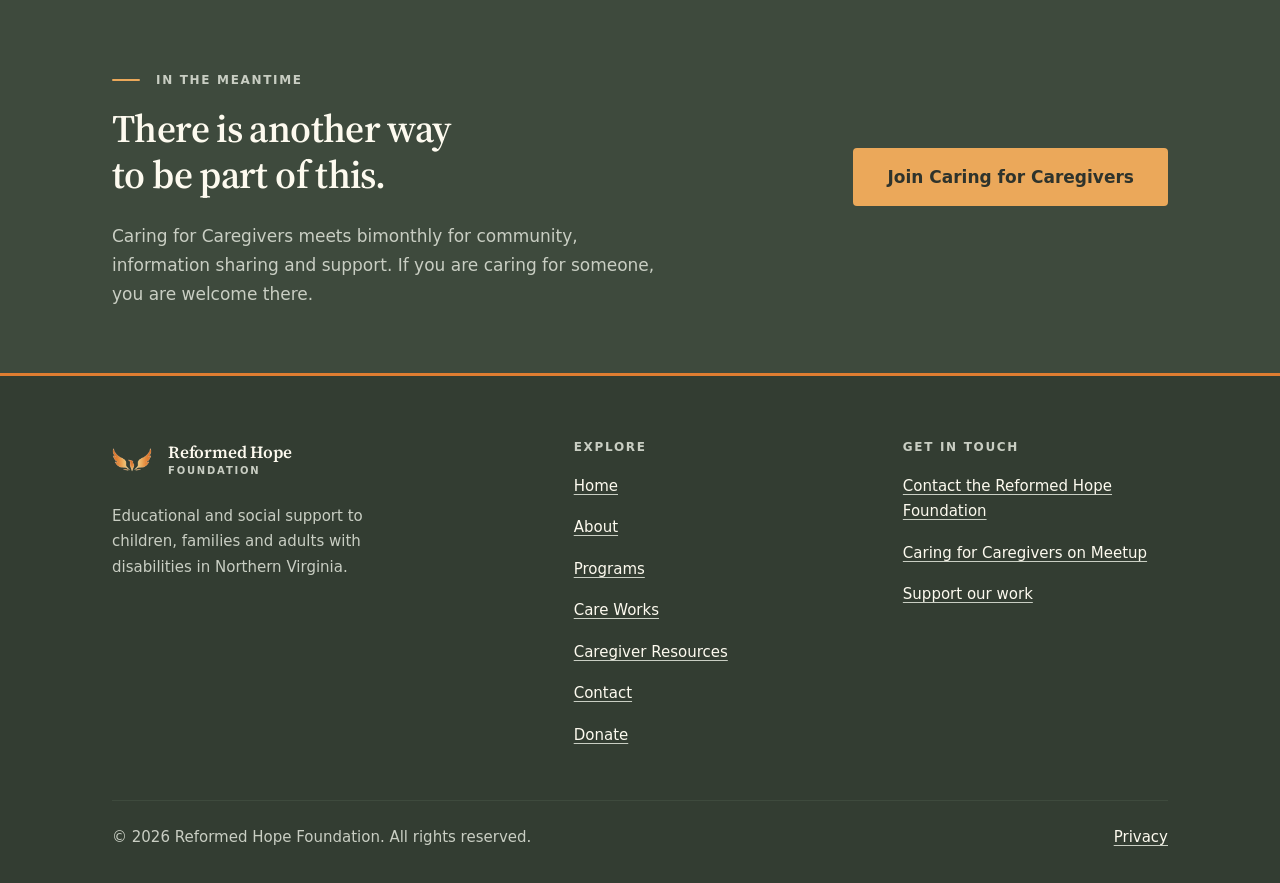
<file: donate.html>
<!DOCTYPE html>
<html lang="en">
<head>
<meta charset="utf-8">
<meta name="viewport" content="width=device-width, initial-scale=1">

<title>Support Our Work | Reformed Hope Foundation</title>
<meta name="description" content="Support the Reformed Hope Foundation's work with children, families and adults with disabilities in Northern Virginia.">
<link rel="canonical" href="https://reformedhopeva.org/donate">

<meta property="og:type" content="website">
<meta property="og:site_name" content="Reformed Hope Foundation">
<meta property="og:title" content="Support Our Work | Reformed Hope Foundation">
<meta property="og:description" content="Support the Reformed Hope Foundation's work with children, families and adults with disabilities in Northern Virginia.">
<meta property="og:url" content="https://reformedhopeva.org/donate">
<meta property="og:image" content="https://reformedhopeva.org/images/og-card.png">
<meta property="og:image:alt" content="The Reformed Hope Foundation logo: a rising phoenix above the organization's name.">
<meta property="og:image:width" content="1200">
<meta property="og:image:height" content="630">
<meta property="og:image:type" content="image/png">
<meta property="og:locale" content="en_US">
<meta name="twitter:card" content="summary_large_image">
<meta name="twitter:title" content="Support Our Work | Reformed Hope Foundation">
<meta name="twitter:description" content="Support the Reformed Hope Foundation's work with children, families and adults with disabilities in Northern Virginia.">
<meta name="twitter:image" content="https://reformedhopeva.org/images/og-card.png">
<meta name="twitter:image:alt" content="The Reformed Hope Foundation logo: a rising phoenix above the organization's name.">

<link rel="icon" href="favicon.ico" sizes="any">
<link rel="icon" type="image/png" sizes="32x32" href="images/favicon-32x32.png">
<link rel="icon" type="image/png" sizes="16x16" href="images/favicon-16x16.png">
<link rel="apple-touch-icon" href="images/apple-touch-icon.png">
<link rel="manifest" href="site.webmanifest">
<meta name="theme-color" content="#3E4A3D">
<link rel="preload" href="fonts/source-serif-4-variable.woff2" as="font" type="font/woff2" crossorigin>
<link rel="stylesheet" href="styles.css">
</head>
<body>

<a class="skip-link" href="#main">Skip to main content</a>

<header class="site-header">
  <div class="wrap site-header__inner">

    <a class="brand" href="index.html">
      <img class="brand__mark" src="images/logo-mark.png" alt="" width="256" height="256" decoding="async">
      <span class="brand__name">Reformed Hope <span>Foundation</span></span>
    </a>

    <button class="nav-toggle" type="button" aria-expanded="false" aria-controls="site-nav">
      <span class="nav-toggle__bars" aria-hidden="true"></span>
      <span class="nav-toggle__label">Menu</span>
    </button>

    <nav class="site-nav" id="site-nav" aria-label="Main">
      <ul class="site-nav__list">
        <li><a class="site-nav__link" href="index.html">Home</a></li>
        <li><a class="site-nav__link" href="about.html">About</a></li>
        <li><a class="site-nav__link" href="programs.html">Programs</a></li>
        <li><a class="site-nav__link" href="care-works.html">Care Works</a></li>
        <li><a class="site-nav__link" href="resources.html">Caregiver Resources</a></li>
        <li><a class="site-nav__link" href="contact.html">Contact</a></li>
      </ul>
    </nav>

    <div class="header-actions">
      <a class="btn btn--donate" href="donate.html" aria-current="page">Donate</a>
    </div>

  </div>
</header>

<main id="main">

  <section class="page-head">
    <div class="wrap">
      <p class="eyebrow">Donate</p>
      <h1>Support Our Work</h1>
      <p class="page-head__lead">
        The Reformed Hope Foundation exists so that children, families and adults
        with disabilities in Northern Virginia have somewhere to turn. Giving to
        the Foundation helps sustain that work &mdash; the support group where
        caregivers find each other, the workshops built for learners with
        differing abilities, and the practical help that lets families keep going.
      </p>
    </div>
  </section>

  <section class="section" aria-labelledby="give-heading">
    <div class="wrap">
      <div class="section-head">
        <p class="eyebrow">Ways to give</p>
        <h2 id="give-heading">Online giving is on its way</h2>
        <p>
          We are setting up a secure donation platform. Until it is live, you can
          reach the Foundation directly and we will arrange your gift with you.
        </p>
      </div>

      <!-- =====================================================================
           DONATION EMBED GOES HERE — platform TBD (Givebutter / Donorbox /
           Give Lively / Zeffy). Do not build a payment form.

           When the platform is chosen, replace the entire .donate-placeholder
           block below with the provider's embed snippet. Notes for whoever
           does that:
             - Most providers offer an <iframe> embed. Give the iframe a
               descriptive title attribute, e.g. title="Donation form".
             - Do not collect card or bank details in markup on this site.
             - Check the embedded form's color contrast and keyboard focus
               order once it is in place; provider defaults often fail WCAG AA.
           ===================================================================== -->
      <div class="donate-placeholder">
        <!-- Decorative: the logo mark stands in for the donation embed.
             alt="" is correct here and stays correct — it is the brand mark, not
             a photograph, and the heading beside it carries the meaning. -->
        <img src="images/logo-mark.png" alt="" width="256" height="256" loading="lazy" decoding="async">
        <h2>Secure online donations coming soon</h2>
        <p>
          The Foundation is finalizing its donation platform. This space is
          reserved for secure online giving.
        </p>
        <div class="btn-row btn-row--center">
          <a class="btn btn--donate" href="https://docs.google.com/forms/d/e/1FAIpQLSdNdwp8s2C2VCPM6iFEcwlHPF3JmdPkFcrHyDxlL9-gL91ISQ/viewform">
            Contact us about donating
          </a>
        </div>
      </div>
      <!-- ===== END DONATION PLACEHOLDER ===== -->

      <p class="note">
        Prefer to help another way? You can also
        <a href="https://www.meetup.com/meetup-group-pnudxlaz/">join Caring for Caregivers</a>
        and share the group with someone who needs it, or
        <a href="about.html">read more about the Foundation</a>
        before you give.
      </p>
    </div>
  </section>

  <section class="cta-band" aria-labelledby="cta-heading">
    <div class="wrap cta-band__grid">
      <div>
        <p class="eyebrow eyebrow--on-sage">In the meantime</p>
        <h2 id="cta-heading">There is another way to be part of this.</h2>
        <p>
          Caring for Caregivers meets bimonthly for community, information sharing
          and support. If you are caring for someone, you are welcome there.
        </p>
      </div>
      <div class="btn-row">
        <a class="btn btn--donate" href="https://www.meetup.com/meetup-group-pnudxlaz/">
          Join Caring for Caregivers
        </a>
      </div>
    </div>
  </section>

</main>

<footer class="site-footer">
  <div class="wrap">
    <div class="site-footer__grid">

      <div>
        <a class="brand" href="index.html">
          <img class="brand__mark" src="images/logo-mark.png" alt="" width="256" height="256" loading="lazy" decoding="async">
          <span class="brand__name">Reformed Hope <span>Foundation</span></span>
        </a>
        <p class="site-footer__mission">
          Educational and social support to children, families and adults with
          disabilities in Northern Virginia.
        </p>
      </div>

      <div>
        <h2>Explore</h2>
        <ul class="footer-list">
          <li><a href="index.html">Home</a></li>
          <li><a href="about.html">About</a></li>
          <li><a href="programs.html">Programs</a></li>
          <li><a href="care-works.html">Care Works</a></li>
          <li><a href="resources.html">Caregiver Resources</a></li>
          <li><a href="contact.html">Contact</a></li>
          <li><a href="donate.html">Donate</a></li>
        </ul>
      </div>

      <div>
        <h2>Get in touch</h2>
        <ul class="footer-list">
          <li><a href="contact.html">Contact the Reformed Hope Foundation</a></li>
          <li><a href="https://www.meetup.com/meetup-group-pnudxlaz/">Caring for Caregivers on Meetup</a></li>
          <li><a href="donate.html">Support our work</a></li>
        </ul>
      </div>

    </div>

    <div class="site-footer__base">
      <p>&copy; 2026 Reformed Hope Foundation. All rights reserved.</p>
      <!-- EIN PLACEHOLDER: the Foundation's registered EIN goes here, as a
           <p>EIN 12-3456789</p> line. It is deliberately absent rather than
           shown as a dummy number: a visibly fake EIN in the footer of a site
           that solicits donations reads worse than no EIN at all. Confirm the
           exact tax-status wording before adding any 501(c)(3) claim here. -->
      <p><a href="privacy.html">Privacy</a></p>
    </div>
  </div>
</footer>

<script src="main.js" defer></script>
</body>
</html>
</file>
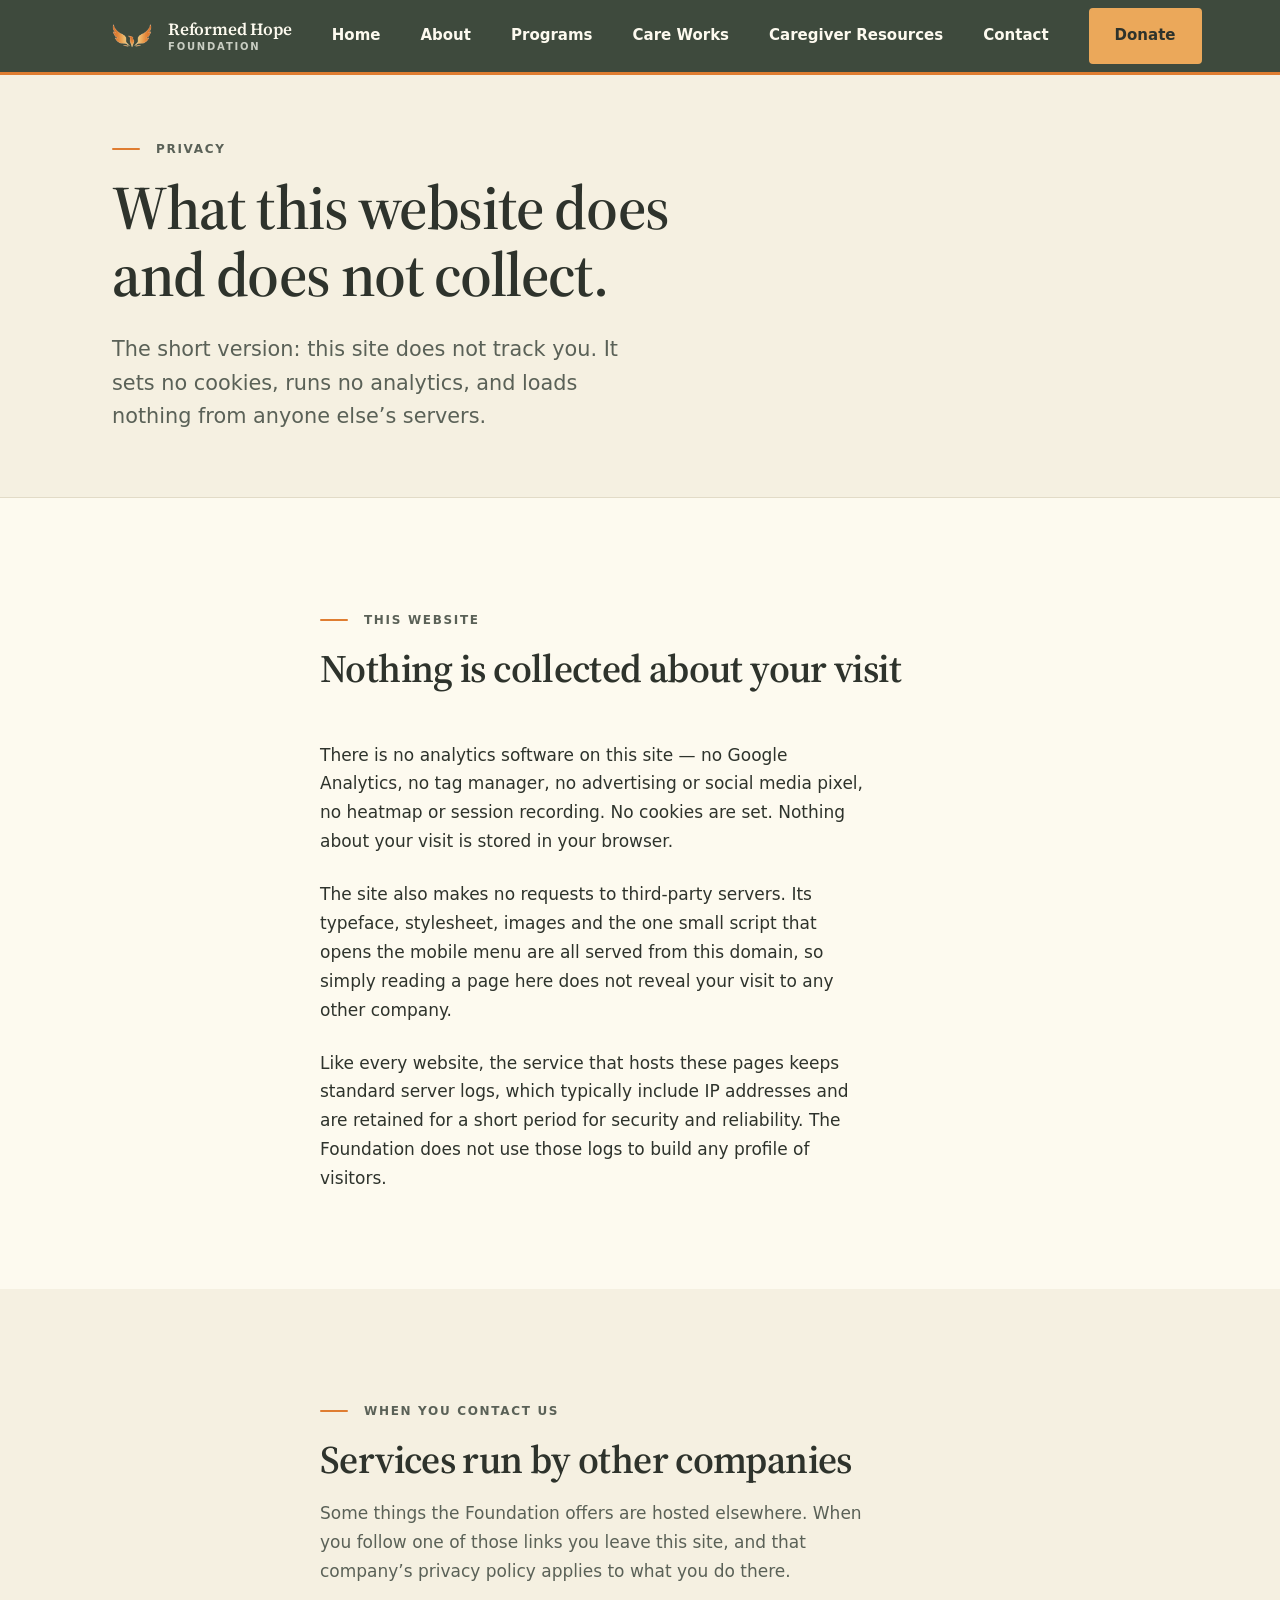
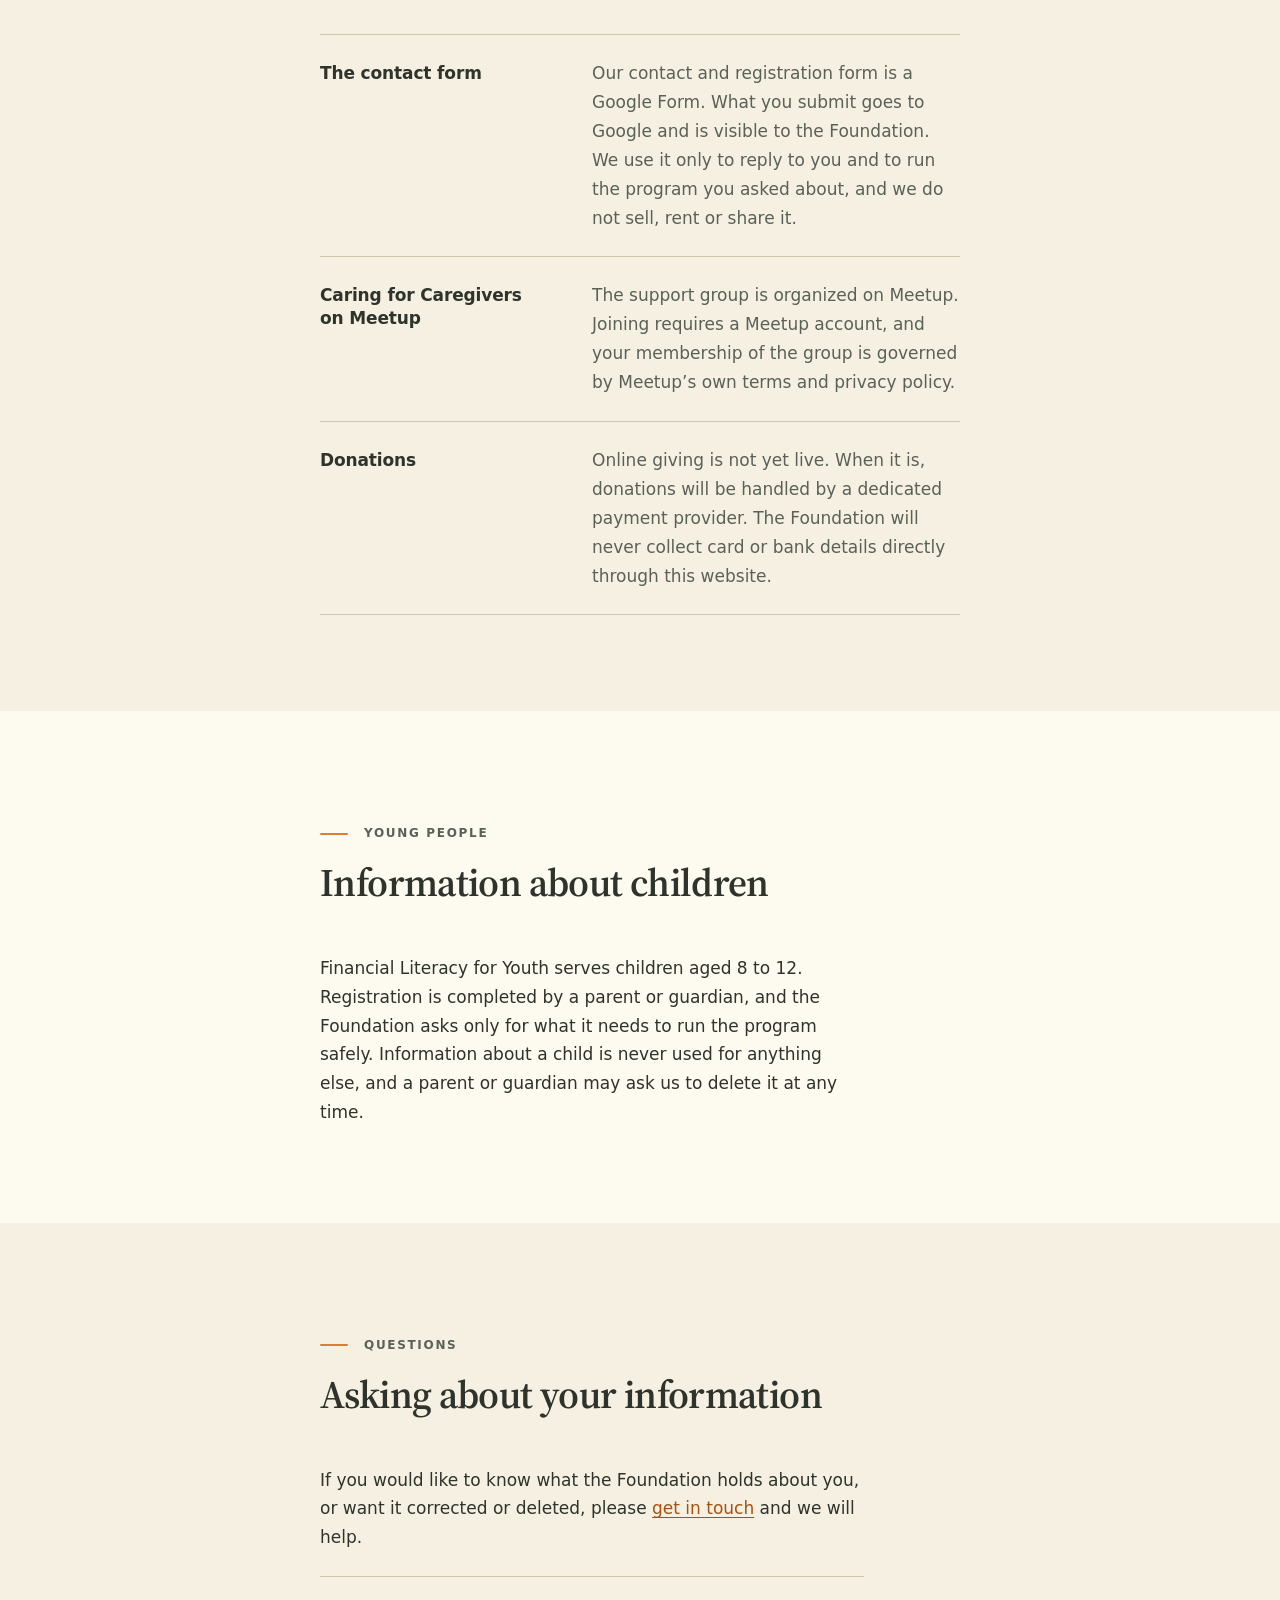
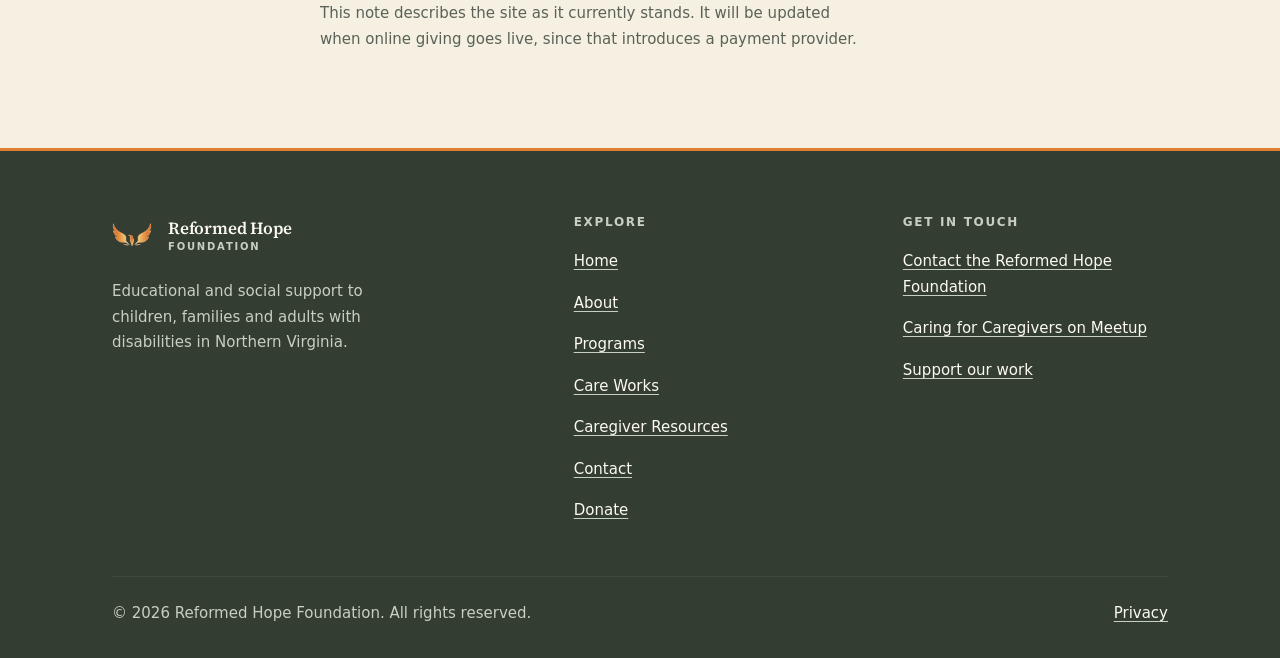
<file: privacy.html>
<!DOCTYPE html>
<html lang="en">
<head>
<meta charset="utf-8">
<meta name="viewport" content="width=device-width, initial-scale=1">

<title>Privacy | Reformed Hope Foundation</title>
<meta name="description" content="What this site does and does not collect. No analytics, no cookies, no tracking, and what happens to anything you send the Foundation.">
<link rel="canonical" href="https://reformedhopeva.org/privacy">

<meta property="og:type" content="website">
<meta property="og:site_name" content="Reformed Hope Foundation">
<meta property="og:title" content="Privacy | Reformed Hope Foundation">
<meta property="og:description" content="This site sets no cookies and runs no analytics. Here is exactly what that means, and what happens to anything you send us.">
<meta property="og:url" content="https://reformedhopeva.org/privacy">
<meta property="og:image" content="https://reformedhopeva.org/images/og-card.png">
<meta property="og:image:alt" content="The Reformed Hope Foundation logo: a rising phoenix above the organization's name.">
<meta property="og:image:width" content="1200">
<meta property="og:image:height" content="630">
<meta property="og:image:type" content="image/png">
<meta property="og:locale" content="en_US">
<meta name="twitter:card" content="summary_large_image">
<meta name="twitter:title" content="Privacy | Reformed Hope Foundation">
<meta name="twitter:description" content="This site sets no cookies and runs no analytics. Here is exactly what that means.">
<meta name="twitter:image" content="https://reformedhopeva.org/images/og-card.png">
<meta name="twitter:image:alt" content="The Reformed Hope Foundation logo: a rising phoenix above the organization's name.">

<link rel="icon" href="favicon.ico" sizes="any">
<link rel="icon" type="image/png" sizes="32x32" href="images/favicon-32x32.png">
<link rel="icon" type="image/png" sizes="16x16" href="images/favicon-16x16.png">
<link rel="apple-touch-icon" href="images/apple-touch-icon.png">
<link rel="manifest" href="site.webmanifest">
<meta name="theme-color" content="#3E4A3D">
<link rel="preload" href="fonts/source-serif-4-variable.woff2" as="font" type="font/woff2" crossorigin>
<link rel="stylesheet" href="styles.css">
</head>
<body>

<a class="skip-link" href="#main">Skip to main content</a>

<header class="site-header">
  <div class="wrap site-header__inner">

    <a class="brand" href="index.html">
      <img class="brand__mark" src="images/logo-mark.png" alt="" width="256" height="256" decoding="async">
      <span class="brand__name">Reformed Hope <span>Foundation</span></span>
    </a>

    <button class="nav-toggle" type="button" aria-expanded="false" aria-controls="site-nav">
      <span class="nav-toggle__bars" aria-hidden="true"></span>
      <span class="nav-toggle__label">Menu</span>
    </button>

    <nav class="site-nav" id="site-nav" aria-label="Main">
      <ul class="site-nav__list">
        <li><a class="site-nav__link" href="index.html">Home</a></li>
        <li><a class="site-nav__link" href="about.html">About</a></li>
        <li><a class="site-nav__link" href="programs.html">Programs</a></li>
        <li><a class="site-nav__link" href="care-works.html">Care Works</a></li>
        <li><a class="site-nav__link" href="resources.html">Caregiver Resources</a></li>
        <li><a class="site-nav__link" href="contact.html">Contact</a></li>
      </ul>
    </nav>

    <div class="header-actions">
      <a class="btn btn--donate" href="donate.html">Donate</a>
    </div>

  </div>
</header>

<main id="main">

  <section class="page-head">
    <div class="wrap">
      <p class="eyebrow">Privacy</p>
      <h1>What this website does and does not collect.</h1>
      <p class="page-head__lead">
        The short version: this site does not track you. It sets no cookies, runs
        no analytics, and loads nothing from anyone else&rsquo;s servers.
      </p>
    </div>
  </section>

  <section class="section" aria-labelledby="site-heading">
    <div class="wrap prose stack">
      <div class="section-head">
        <p class="eyebrow">This website</p>
        <h2 id="site-heading">Nothing is collected about your visit</h2>
      </div>

      <p>
        There is no analytics software on this site &mdash; no Google Analytics,
        no tag manager, no advertising or social media pixel, no heatmap or
        session recording. No cookies are set. Nothing about your visit is stored
        in your browser.
      </p>
      <p>
        The site also makes no requests to third-party servers. Its typeface,
        stylesheet, images and the one small script that opens the mobile menu
        are all served from this domain, so simply reading a page here does not
        reveal your visit to any other company.
      </p>
      <p>
        Like every website, the service that hosts these pages keeps standard
        server logs, which typically include IP addresses and are retained for a
        short period for security and reliability. The Foundation does not use
        those logs to build any profile of visitors.
      </p>
    </div>
  </section>

  <section class="section section--surface" aria-labelledby="third-party-heading">
    <div class="wrap prose stack">
      <div class="section-head">
        <p class="eyebrow">When you contact us</p>
        <h2 id="third-party-heading">Services run by other companies</h2>
        <p>
          Some things the Foundation offers are hosted elsewhere. When you follow
          one of those links you leave this site, and that company&rsquo;s privacy
          policy applies to what you do there.
        </p>
      </div>

      <ul class="rows">
        <li>
          <h3>The contact form</h3>
          <p>
            Our contact and registration form is a Google Form. What you submit
            goes to Google and is visible to the Foundation. We use it only to
            reply to you and to run the program you asked about, and we do not
            sell, rent or share it.
          </p>
        </li>
        <li>
          <h3>Caring for Caregivers on Meetup</h3>
          <p>
            The support group is organized on Meetup. Joining requires a Meetup
            account, and your membership of the group is governed by
            Meetup&rsquo;s own terms and privacy policy.
          </p>
        </li>
        <li>
          <h3>Donations</h3>
          <p>
            Online giving is not yet live. When it is, donations will be handled
            by a dedicated payment provider. The Foundation will never collect
            card or bank details directly through this website.
          </p>
        </li>
      </ul>
    </div>
  </section>

  <section class="section" aria-labelledby="children-heading">
    <div class="wrap prose stack">
      <div class="section-head">
        <p class="eyebrow">Young people</p>
        <h2 id="children-heading">Information about children</h2>
      </div>
      <p>
        Financial Literacy for Youth serves children aged 8 to 12. Registration
        is completed by a parent or guardian, and the Foundation asks only for
        what it needs to run the program safely. Information about a child is
        never used for anything else, and a parent or guardian may ask us to
        delete it at any time.
      </p>
    </div>
  </section>

  <section class="section section--surface" aria-labelledby="questions-heading">
    <div class="wrap prose stack">
      <div class="section-head">
        <p class="eyebrow">Questions</p>
        <h2 id="questions-heading">Asking about your information</h2>
      </div>
      <p>
        If you would like to know what the Foundation holds about you, or want it
        corrected or deleted, please
        <a href="contact.html">get in touch</a> and we will help.
      </p>
      <!-- When this policy is next reviewed, update the date below. It is
           deliberately a plain statement rather than a "last updated" line with
           no date behind it. -->
      <p class="note">
        This note describes the site as it currently stands. It will be updated
        when online giving goes live, since that introduces a payment provider.
      </p>
    </div>
  </section>

</main>

<footer class="site-footer">
  <div class="wrap">
    <div class="site-footer__grid">

      <div>
        <a class="brand" href="index.html">
          <img class="brand__mark" src="images/logo-mark.png" alt="" width="256" height="256" loading="lazy" decoding="async">
          <span class="brand__name">Reformed Hope <span>Foundation</span></span>
        </a>
        <p class="site-footer__mission">
          Educational and social support to children, families and adults with
          disabilities in Northern Virginia.
        </p>
      </div>

      <div>
        <h2>Explore</h2>
        <ul class="footer-list">
          <li><a href="index.html">Home</a></li>
          <li><a href="about.html">About</a></li>
          <li><a href="programs.html">Programs</a></li>
          <li><a href="care-works.html">Care Works</a></li>
          <li><a href="resources.html">Caregiver Resources</a></li>
          <li><a href="contact.html">Contact</a></li>
          <li><a href="donate.html">Donate</a></li>
        </ul>
      </div>

      <div>
        <h2>Get in touch</h2>
        <ul class="footer-list">
          <li><a href="contact.html">Contact the Reformed Hope Foundation</a></li>
          <li><a href="https://www.meetup.com/meetup-group-pnudxlaz/">Caring for Caregivers on Meetup</a></li>
          <li><a href="donate.html">Support our work</a></li>
        </ul>
      </div>

    </div>

    <div class="site-footer__base">
      <p>&copy; 2026 Reformed Hope Foundation. All rights reserved.</p>
      <!-- EIN PLACEHOLDER: the Foundation's registered EIN goes here, as a
           <p>EIN 12-3456789</p> line. It is deliberately absent rather than
           shown as a dummy number: a visibly fake EIN in the footer of a site
           that solicits donations reads worse than no EIN at all. Confirm the
           exact tax-status wording before adding any 501(c)(3) claim here. -->
      <p><a href="privacy.html">Privacy</a></p>
    </div>
  </div>
</footer>

<script src="main.js" defer></script>
</body>
</html>
</file>
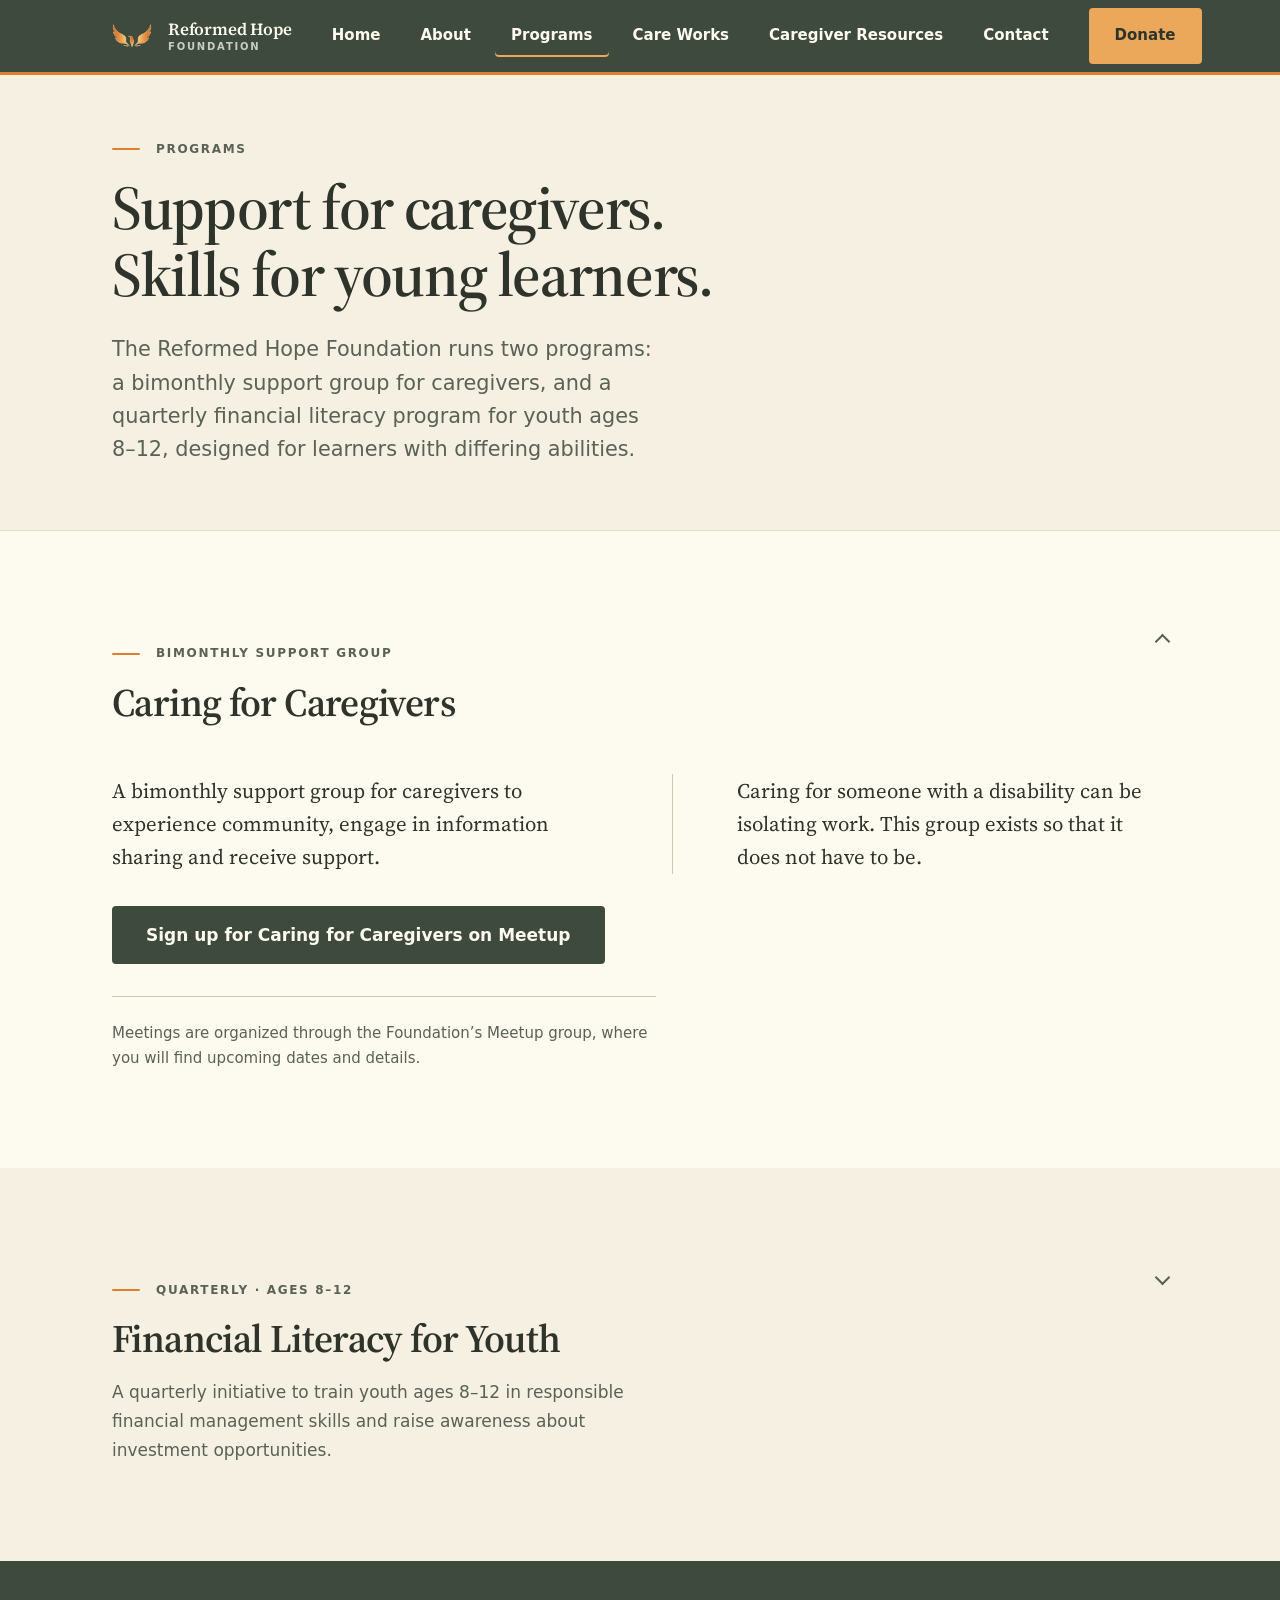
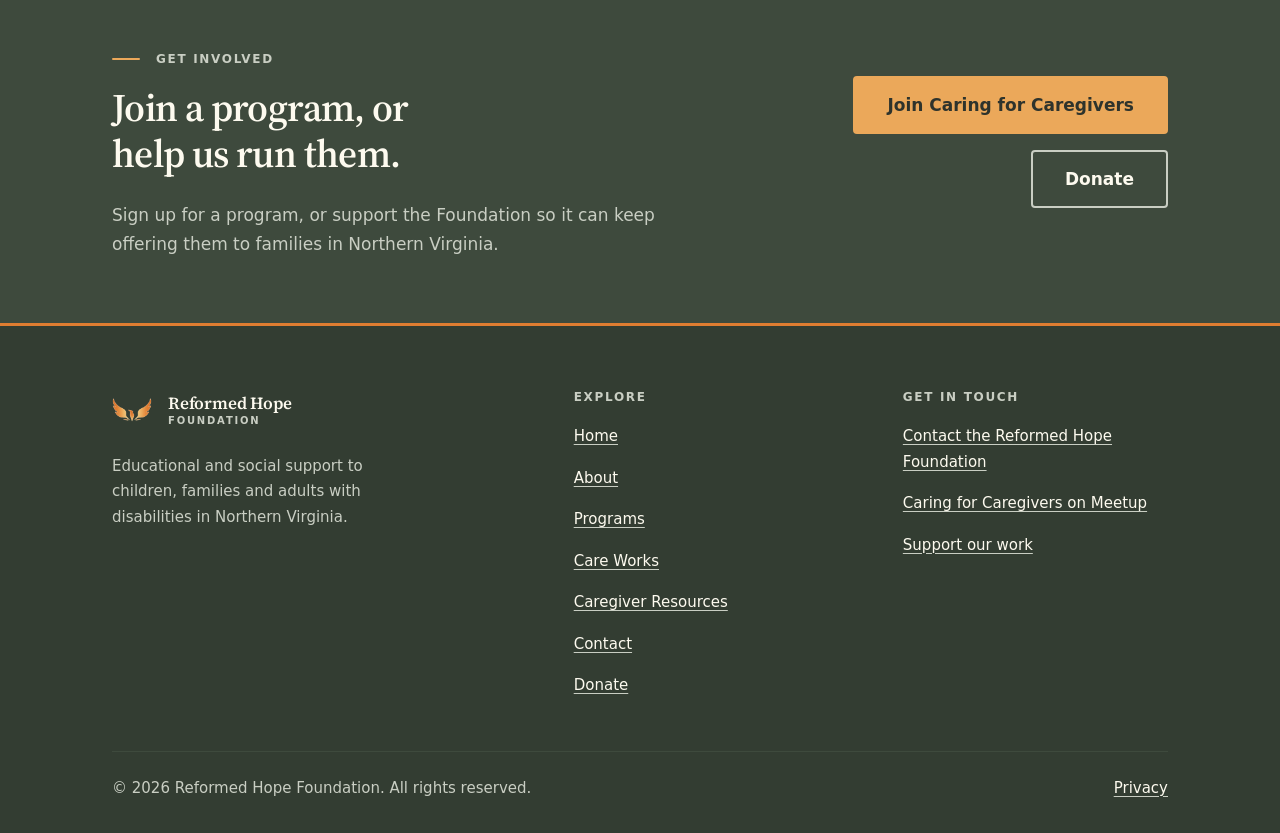
<file: programs.html>
<!DOCTYPE html>
<html lang="en">
<head>
<meta charset="utf-8">
<meta name="viewport" content="width=device-width, initial-scale=1">

<title>Programs | Reformed Hope Foundation</title>
<meta name="description" content="Caring for Caregivers, a bimonthly support group, and Financial Literacy for Youth, a quarterly program for learners ages 8 to 12 with differing abilities.">
<link rel="canonical" href="https://reformedhopeva.org/programs">

<meta property="og:type" content="website">
<meta property="og:site_name" content="Reformed Hope Foundation">
<meta property="og:title" content="Programs | Reformed Hope Foundation">
<meta property="og:description" content="Caring for Caregivers, a bimonthly support group, and Financial Literacy for Youth, a quarterly program for learners ages 8 to 12 with differing abilities.">
<meta property="og:url" content="https://reformedhopeva.org/programs">
<meta property="og:image" content="https://reformedhopeva.org/images/og-card.png">
<meta property="og:image:alt" content="The Reformed Hope Foundation logo: a rising phoenix above the organization's name.">
<meta property="og:image:width" content="1200">
<meta property="og:image:height" content="630">
<meta property="og:image:type" content="image/png">
<meta property="og:locale" content="en_US">
<meta name="twitter:card" content="summary_large_image">
<meta name="twitter:title" content="Programs | Reformed Hope Foundation">
<meta name="twitter:description" content="Caring for Caregivers, a bimonthly support group, and Financial Literacy for Youth, a quarterly program for learners ages 8 to 12 with differing abilities.">
<meta name="twitter:image" content="https://reformedhopeva.org/images/og-card.png">
<meta name="twitter:image:alt" content="The Reformed Hope Foundation logo: a rising phoenix above the organization's name.">

<link rel="icon" href="favicon.ico" sizes="any">
<link rel="icon" type="image/png" sizes="32x32" href="images/favicon-32x32.png">
<link rel="icon" type="image/png" sizes="16x16" href="images/favicon-16x16.png">
<link rel="apple-touch-icon" href="images/apple-touch-icon.png">
<link rel="manifest" href="site.webmanifest">
<meta name="theme-color" content="#3E4A3D">
<link rel="preload" href="fonts/source-serif-4-variable.woff2" as="font" type="font/woff2" crossorigin>
<link rel="stylesheet" href="styles.css">
</head>
<body>

<a class="skip-link" href="#main">Skip to main content</a>

<header class="site-header">
  <div class="wrap site-header__inner">

    <a class="brand" href="index.html">
      <img class="brand__mark" src="images/logo-mark.png" alt="" width="256" height="256" decoding="async">
      <span class="brand__name">Reformed Hope <span>Foundation</span></span>
    </a>

    <button class="nav-toggle" type="button" aria-expanded="false" aria-controls="site-nav">
      <span class="nav-toggle__bars" aria-hidden="true"></span>
      <span class="nav-toggle__label">Menu</span>
    </button>

    <nav class="site-nav" id="site-nav" aria-label="Main">
      <ul class="site-nav__list">
        <li><a class="site-nav__link" href="index.html">Home</a></li>
        <li><a class="site-nav__link" href="about.html">About</a></li>
        <li><a class="site-nav__link" href="programs.html" aria-current="page">Programs</a></li>
        <li><a class="site-nav__link" href="care-works.html">Care Works</a></li>
        <li><a class="site-nav__link" href="resources.html">Caregiver Resources</a></li>
        <li><a class="site-nav__link" href="contact.html">Contact</a></li>
      </ul>
    </nav>

    <div class="header-actions">
      <a class="btn btn--donate" href="donate.html">Donate</a>
    </div>

  </div>
</header>

<main id="main">

  <section class="page-head">
    <div class="wrap">
      <p class="eyebrow">Programs</p>
      <h1>Support for caregivers. Skills for young learners.</h1>
      <p class="page-head__lead">
        The Reformed Hope Foundation runs two programs: a bimonthly support group
        for caregivers, and a quarterly financial literacy program for youth ages
        8&ndash;12, designed for learners with differing abilities.
      </p>
    </div>
  </section>

  <!-- ===== Caring for Caregivers — the site's primary conversion ===== -->
  <section class="section" aria-labelledby="caregivers-heading">
    <div class="wrap">
      <details class="program" id="caring-for-caregivers" open>
        <summary class="program__summary">
          <div class="section-head">
            <p class="eyebrow">Bimonthly support group</p>
            <h2 id="caregivers-heading">Caring for Caregivers</h2>
          </div>
        </summary>
        <div class="program__body">
          <div class="editorial">
            <div class="editorial__part">
              <p>
                A bimonthly support group for caregivers to experience community,
                engage in information sharing and receive support.
              </p>
            </div>
            <div class="editorial__part">
              <p>
                Caring for someone with a disability can be isolating work. This
                group exists so that it does not have to be.
              </p>
            </div>
          </div>

          <div class="btn-row">
            <a class="btn btn--primary" href="https://www.meetup.com/meetup-group-pnudxlaz/">
              Sign up for Caring for Caregivers on Meetup
            </a>
          </div>
          <p class="note">
            Meetings are organized through the Foundation&rsquo;s Meetup group,
            where you will find upcoming dates and details.
          </p>
        </div>
      </details>
    </div>
  </section>

  <!-- ===== Financial Literacy for Youth =====
       Kept on this page rather than split into its own file, so the main
       navigation stays to six items. Linked from elsewhere on the site as
       programs.html#financial-literacy -->
  <section class="section section--surface" aria-labelledby="financial-heading">
    <div class="wrap">
      <details class="program" id="financial-literacy">
        <summary class="program__summary">
          <div class="section-head">
            <p class="eyebrow">Quarterly &middot; Ages 8&ndash;12</p>
            <h2 id="financial-heading">Financial Literacy for Youth</h2>
            <p>
              A quarterly initiative to train youth ages 8&ndash;12 in responsible
              financial management skills and raise awareness about investment
              opportunities.
            </p>
          </div>
        </summary>
        <div class="program__body">
          <div class="prose stack">
            <h3>The goal</h3>
            <p>
              To help young people ages 8&ndash;12 make informed decisions about
              managing money and set longer-term financial goals, through
              workshops adapted for learners with differing abilities.
            </p>
          </div>

          <div class="subsection">
            <h3>Sample workshops</h3>
            <p>
              Workshop content is tailored by age group. These are
              representative of what a session covers.
            </p>
          </div>

          <ol class="workshops">
            <li class="workshop">
              <h4>Income and Savings Plans</h4>
              <ul>
                <li>Budget planning</li>
                <li>Weekly spending tracker</li>
                <li>Tracking income and debt</li>
                <li>Savings planner</li>
              </ul>
            </li>
            <li class="workshop">
              <h4>Debt Reduction and Asset Building</h4>
              <ul>
                <li>What is debt</li>
                <li>What is an asset</li>
                <li>Credit cards and student loans as debts</li>
                <li>Home ownership and education as assets</li>
                <li>Retirement planning</li>
              </ul>
            </li>
            <li class="workshop">
              <h4>Credit Rating</h4>
              <ul>
                <li>What a credit score is and why it matters</li>
                <li>The Fair Credit Reporting Act</li>
                <li>Reading, fixing and maintaining a credit report</li>
              </ul>
            </li>
          </ol>

          <div class="btn-row">
            <a class="btn btn--primary" href="https://docs.google.com/forms/d/e/1FAIpQLSdNdwp8s2C2VCPM6iFEcwlHPF3JmdPkFcrHyDxlL9-gL91ISQ/viewform">
              Sign up for Financial Literacy for Youth
            </a>
          </div>
        </div>
      </details>
    </div>
  </section>

  <section class="cta-band" aria-labelledby="cta-heading">
    <div class="wrap cta-band__grid">
      <div>
        <p class="eyebrow eyebrow--on-sage">Get involved</p>
        <h2 id="cta-heading">Join a program, or help us run them.</h2>
        <p>
          Sign up for a program, or support the Foundation so it can keep offering
          them to families in Northern Virginia.
        </p>
      </div>
      <div class="btn-row">
        <a class="btn btn--donate" href="https://www.meetup.com/meetup-group-pnudxlaz/">
          Join Caring for Caregivers
        </a>
        <a class="btn btn--ghost-sage" href="donate.html">Donate</a>
      </div>
    </div>
  </section>

</main>

<footer class="site-footer">
  <div class="wrap">
    <div class="site-footer__grid">

      <div>
        <a class="brand" href="index.html">
          <img class="brand__mark" src="images/logo-mark.png" alt="" width="256" height="256" loading="lazy" decoding="async">
          <span class="brand__name">Reformed Hope <span>Foundation</span></span>
        </a>
        <p class="site-footer__mission">
          Educational and social support to children, families and adults with
          disabilities in Northern Virginia.
        </p>
      </div>

      <div>
        <h2>Explore</h2>
        <ul class="footer-list">
          <li><a href="index.html">Home</a></li>
          <li><a href="about.html">About</a></li>
          <li><a href="programs.html">Programs</a></li>
          <li><a href="care-works.html">Care Works</a></li>
          <li><a href="resources.html">Caregiver Resources</a></li>
          <li><a href="contact.html">Contact</a></li>
          <li><a href="donate.html">Donate</a></li>
        </ul>
      </div>

      <div>
        <h2>Get in touch</h2>
        <ul class="footer-list">
          <li><a href="contact.html">Contact the Reformed Hope Foundation</a></li>
          <li><a href="https://www.meetup.com/meetup-group-pnudxlaz/">Caring for Caregivers on Meetup</a></li>
          <li><a href="donate.html">Support our work</a></li>
        </ul>
      </div>

    </div>

    <div class="site-footer__base">
      <p>&copy; 2026 Reformed Hope Foundation. All rights reserved.</p>
      <!-- EIN PLACEHOLDER: the Foundation's registered EIN goes here, as a
           <p>EIN 12-3456789</p> line. It is deliberately absent rather than
           shown as a dummy number: a visibly fake EIN in the footer of a site
           that solicits donations reads worse than no EIN at all. Confirm the
           exact tax-status wording before adding any 501(c)(3) claim here. -->
      <p><a href="privacy.html">Privacy</a></p>
    </div>
  </div>
</footer>

<script src="main.js" defer></script>
</body>
</html>
</file>
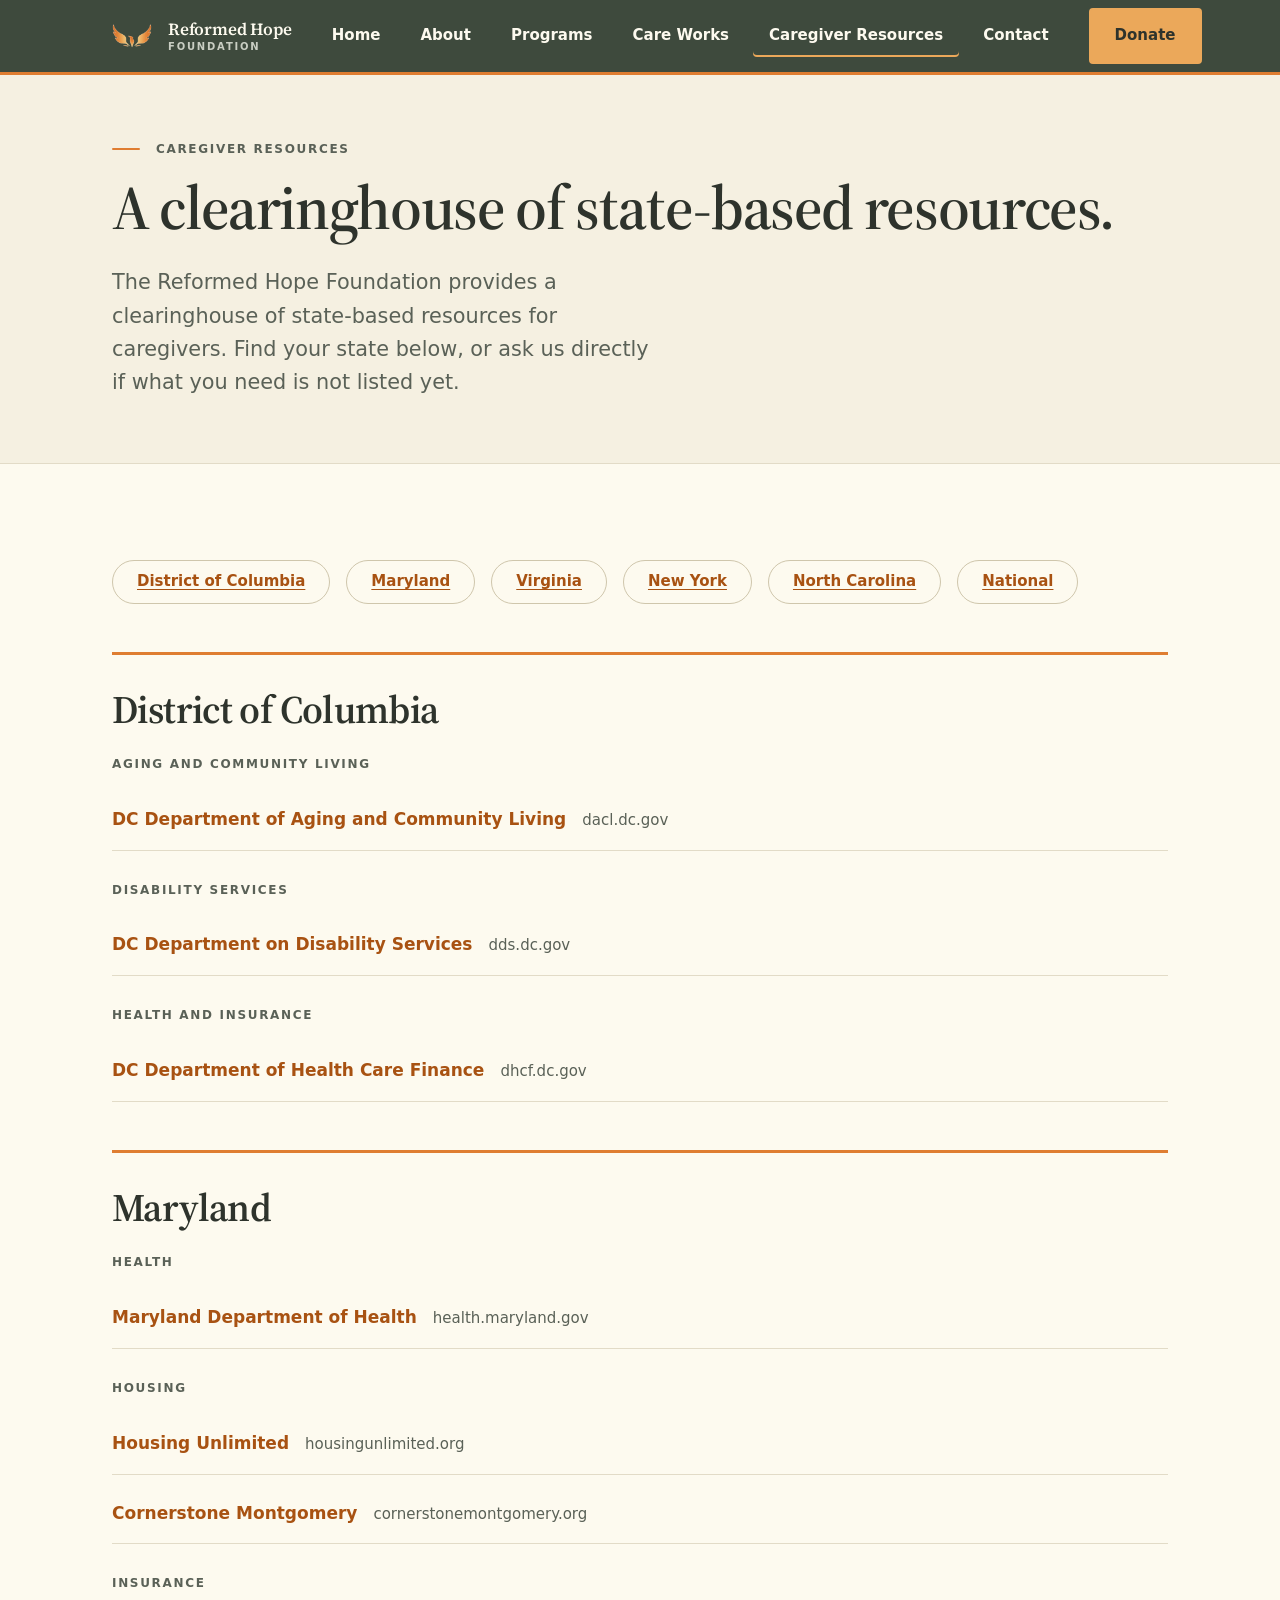
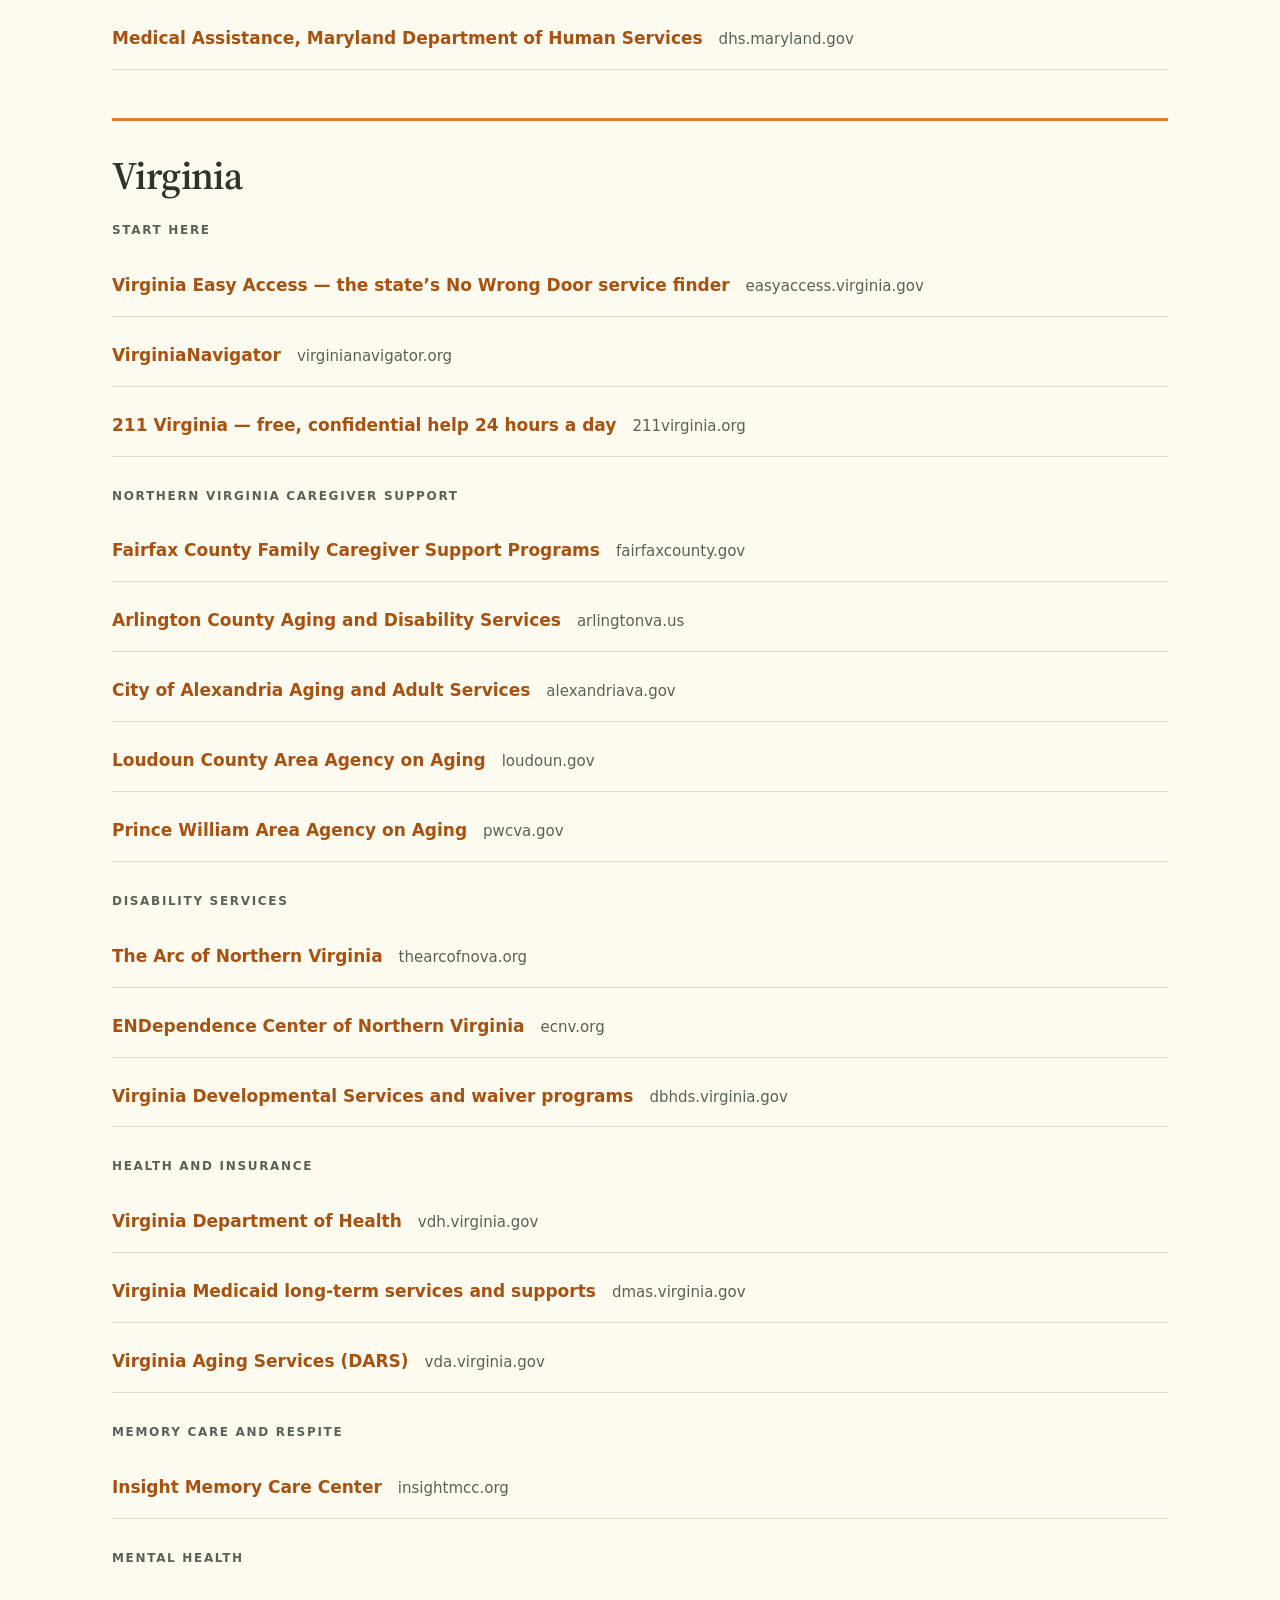
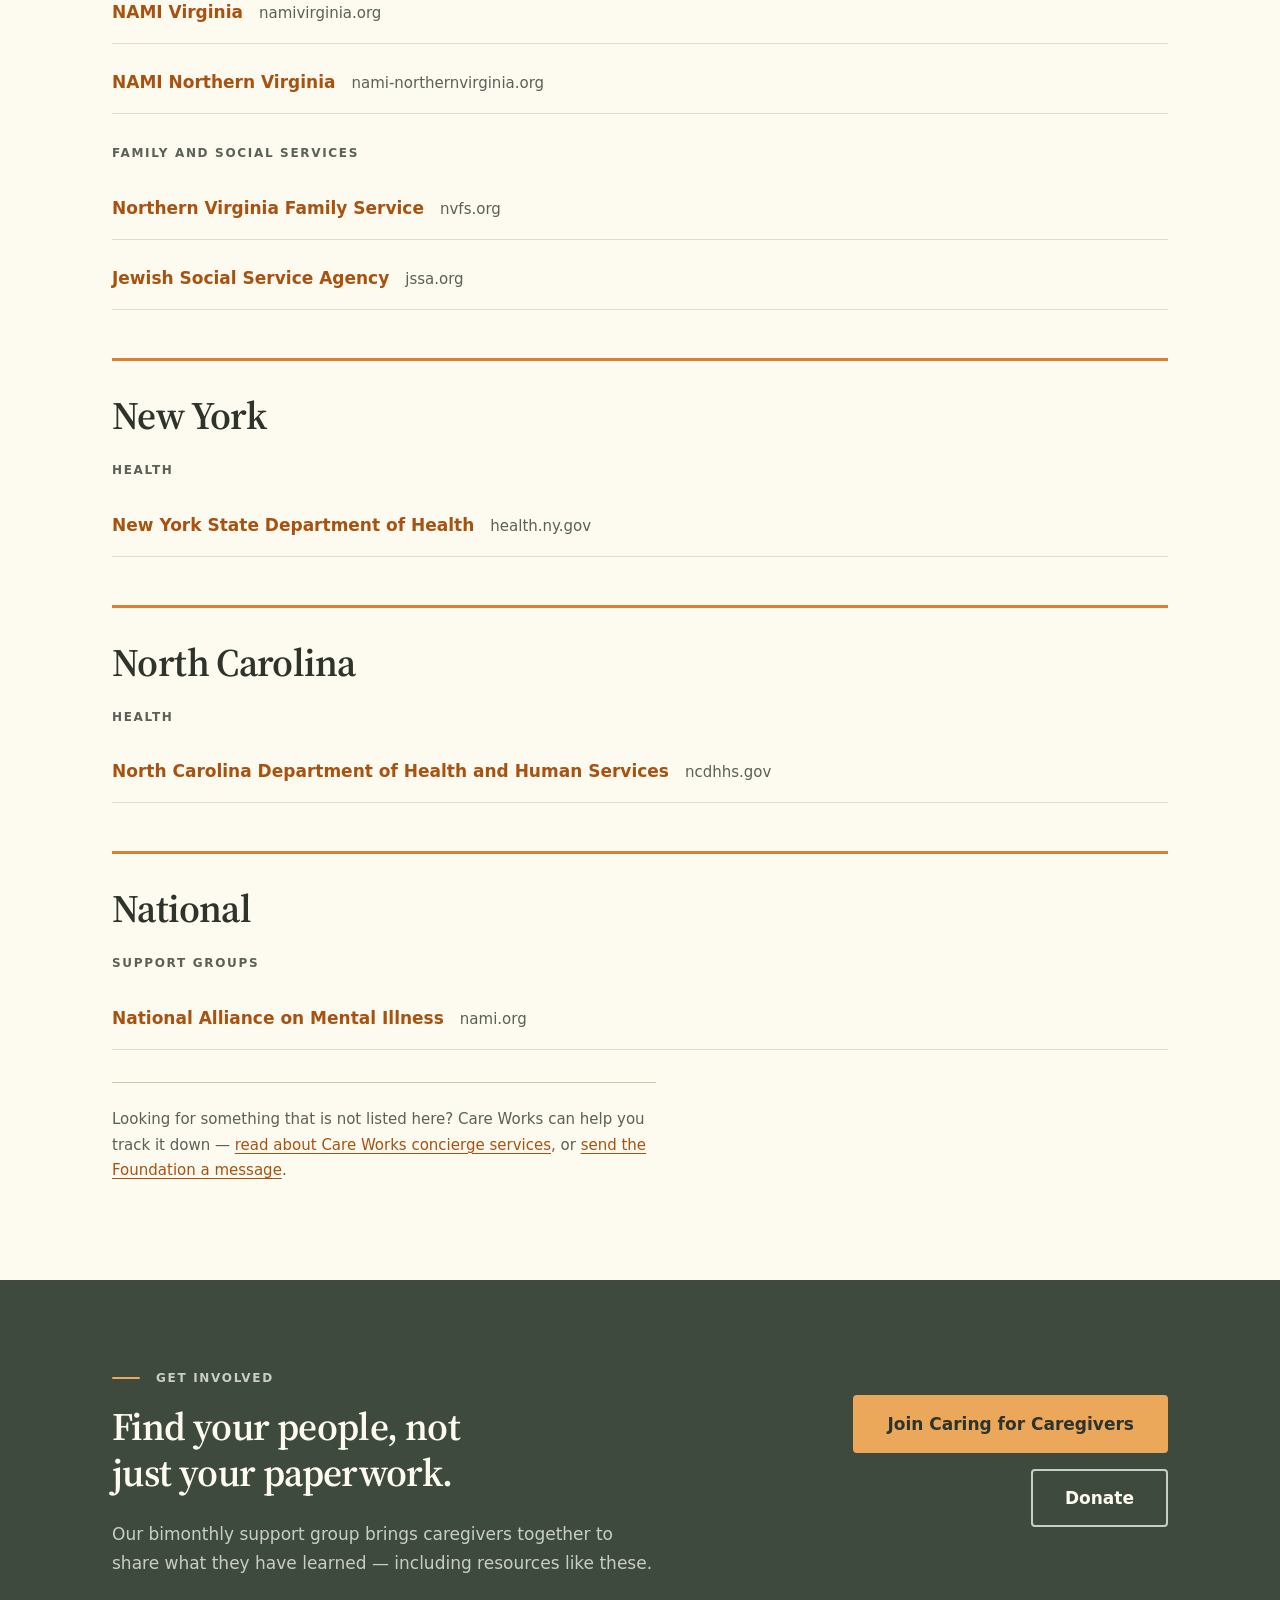
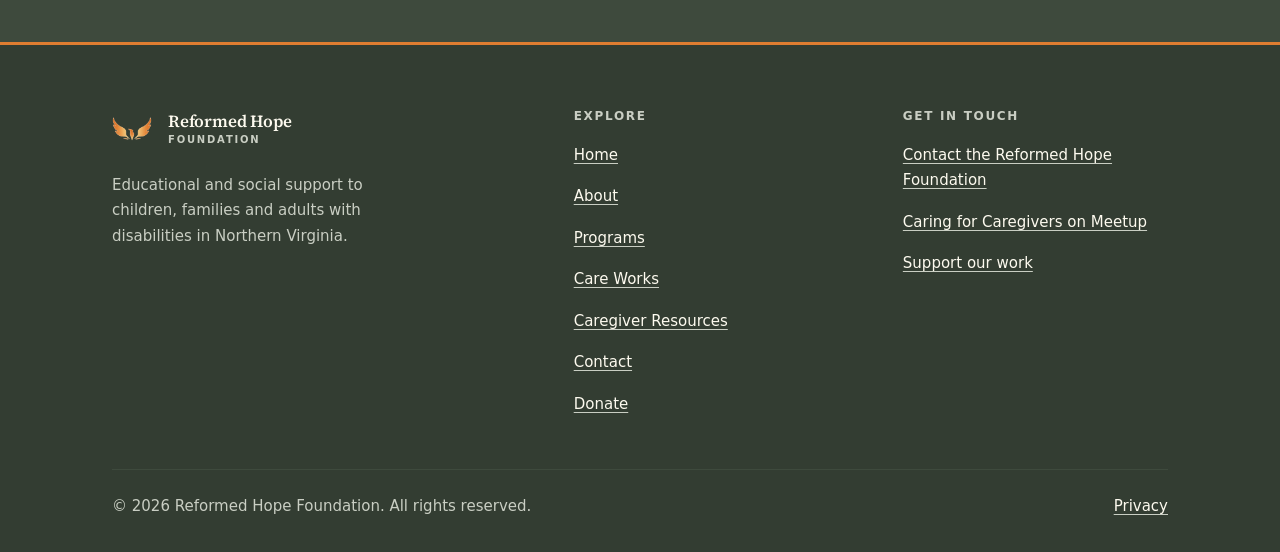
<file: resources.html>
<!DOCTYPE html>
<html lang="en">
<head>
<meta charset="utf-8">
<meta name="viewport" content="width=device-width, initial-scale=1">

<title>Caregiver Resources | Reformed Hope Foundation</title>
<meta name="description" content="Caregiver resources by state, with Northern Virginia and DC covered in depth: aging services, disability support, health, insurance and mental health.">
<link rel="canonical" href="https://reformedhopeva.org/resources">

<meta property="og:type" content="website">
<meta property="og:site_name" content="Reformed Hope Foundation">
<meta property="og:title" content="Caregiver Resources | Reformed Hope Foundation">
<meta property="og:description" content="A clearinghouse of state-based resources for caregivers: health, housing and insurance links organized by state.">
<meta property="og:url" content="https://reformedhopeva.org/resources">
<meta property="og:image" content="https://reformedhopeva.org/images/og-card.png">
<meta property="og:image:alt" content="The Reformed Hope Foundation logo: a rising phoenix above the organization's name.">
<meta property="og:image:width" content="1200">
<meta property="og:image:height" content="630">
<meta property="og:image:type" content="image/png">
<meta property="og:locale" content="en_US">
<meta name="twitter:card" content="summary_large_image">
<meta name="twitter:title" content="Caregiver Resources | Reformed Hope Foundation">
<meta name="twitter:description" content="A clearinghouse of state-based resources for caregivers: health, housing and insurance links organized by state.">
<meta name="twitter:image" content="https://reformedhopeva.org/images/og-card.png">
<meta name="twitter:image:alt" content="The Reformed Hope Foundation logo: a rising phoenix above the organization's name.">

<link rel="icon" href="favicon.ico" sizes="any">
<link rel="icon" type="image/png" sizes="32x32" href="images/favicon-32x32.png">
<link rel="icon" type="image/png" sizes="16x16" href="images/favicon-16x16.png">
<link rel="apple-touch-icon" href="images/apple-touch-icon.png">
<link rel="manifest" href="site.webmanifest">
<meta name="theme-color" content="#3E4A3D">
<link rel="preload" href="fonts/source-serif-4-variable.woff2" as="font" type="font/woff2" crossorigin>
<link rel="stylesheet" href="styles.css">
</head>
<body>

<a class="skip-link" href="#main">Skip to main content</a>

<header class="site-header">
  <div class="wrap site-header__inner">

    <a class="brand" href="index.html">
      <img class="brand__mark" src="images/logo-mark.png" alt="" width="256" height="256" decoding="async">
      <span class="brand__name">Reformed Hope <span>Foundation</span></span>
    </a>

    <button class="nav-toggle" type="button" aria-expanded="false" aria-controls="site-nav">
      <span class="nav-toggle__bars" aria-hidden="true"></span>
      <span class="nav-toggle__label">Menu</span>
    </button>

    <nav class="site-nav" id="site-nav" aria-label="Main">
      <ul class="site-nav__list">
        <li><a class="site-nav__link" href="index.html">Home</a></li>
        <li><a class="site-nav__link" href="about.html">About</a></li>
        <li><a class="site-nav__link" href="programs.html">Programs</a></li>
        <li><a class="site-nav__link" href="care-works.html">Care Works</a></li>
        <li><a class="site-nav__link" href="resources.html" aria-current="page">Caregiver Resources</a></li>
        <li><a class="site-nav__link" href="contact.html">Contact</a></li>
      </ul>
    </nav>

    <div class="header-actions">
      <a class="btn btn--donate" href="donate.html">Donate</a>
    </div>

  </div>
</header>

<main id="main">

  <section class="page-head">
    <div class="wrap">
      <p class="eyebrow">Caregiver Resources</p>
      <h1>A clearinghouse of state-based resources.</h1>
      <p class="page-head__lead">
        The Reformed Hope Foundation provides a clearinghouse of state-based
        resources for caregivers. Find your state below, or ask us directly if
        what you need is not listed yet.
      </p>
    </div>
  </section>

  <section class="section" aria-labelledby="resources-heading">
    <div class="wrap">
      <h2 class="visually-hidden" id="resources-heading">Resources by state</h2>

      <!-- Jump nav. Each link targets the id already carried by the matching
           <section class="state">. Add a link here whenever a state is added
           below, and keep the two lists in the same order. -->
      <nav class="jump-nav" aria-label="Jump to a state">
        <ul>
          <li><a href="#state-district-of-columbia">District of Columbia</a></li>
          <li><a href="#state-maryland">Maryland</a></li>
          <li><a href="#state-virginia">Virginia</a></li>
          <li><a href="#state-new-york">New York</a></li>
          <li><a href="#state-north-carolina">North Carolina</a></li>
          <li><a href="#state-national">National</a></li>
        </ul>
      </nav>

      <!-- =====================================================================
           HOW TO ADD OR EDIT A RESOURCE
           ---------------------------------------------------------------------
           The markup below is intentionally repetitive and shallow so that it
           can be edited by hand without touching the CSS.

           Each column of a future resources spreadsheet maps to one piece of
           this markup, in this order:

             state       ->  <section class="state"> ... <h2>STATE</h2>
             category    ->  <div class="state__group"> ... <h3>CATEGORY</h3>
             name        ->  the link text
             url         ->  the href
             description ->  the optional <span class="resource-domain">

           TO ADD A NEW LINK to an existing category, copy one <li> block:

             <li>
               <a href="URL">
                 NAME
                 <span class="resource-domain">example.org</span>
               </a>
             </li>

           TO ADD A NEW CATEGORY inside a state, copy one .state__group block:

             <div class="state__group">
               <h3>CATEGORY NAME</h3>
               <ul class="resource-list">
                 ... <li> blocks ...
               </ul>
             </div>

           TO ADD A NEW STATE, copy an entire <section class="state"> block and
           place it in alphabetical order (National stays last).

           RULES, so the page stays accessible:
             - Link text must name the organization. Never "click here",
               "read more", or a bare URL.
             - Do NOT add target="_blank"; these links open in the same tab.
             - Keep the heading order h2 (state) then h3 (category).
           ===================================================================== -->

      <div class="states">

        <!-- ==================== DISTRICT OF COLUMBIA ======================= -->
        <section class="state" aria-labelledby="state-district-of-columbia">
          <h2 id="state-district-of-columbia">District of Columbia</h2>

          <div class="state__group">
            <h3>Aging and community living</h3>
            <ul class="resource-list">
              <li>
                <a href="https://dacl.dc.gov/">
                  DC Department of Aging and Community Living
                  <span class="resource-domain">dacl.dc.gov</span>
                </a>
              </li>
            </ul>
          </div>

          <div class="state__group">
            <h3>Disability services</h3>
            <ul class="resource-list">
              <li>
                <a href="https://dds.dc.gov/">
                  DC Department on Disability Services
                  <span class="resource-domain">dds.dc.gov</span>
                </a>
              </li>
            </ul>
          </div>

          <div class="state__group">
            <h3>Health and insurance</h3>
            <ul class="resource-list">
              <li>
                <a href="https://dhcf.dc.gov/">
                  DC Department of Health Care Finance
                  <span class="resource-domain">dhcf.dc.gov</span>
                </a>
              </li>
            </ul>
          </div>
        </section>

        <!-- ============================ MARYLAND ============================ -->
        <section class="state" aria-labelledby="state-maryland">
          <h2 id="state-maryland">Maryland</h2>

          <div class="state__group">
            <h3>Health</h3>
            <ul class="resource-list">
              <li>
                <a href="https://health.maryland.gov/">
                  Maryland Department of Health
                  <span class="resource-domain">health.maryland.gov</span>
                </a>
              </li>
            </ul>
          </div>

          <div class="state__group">
            <h3>Housing</h3>
            <ul class="resource-list">
              <li>
                <a href="https://www.housingunlimited.org/">
                  Housing Unlimited
                  <span class="resource-domain">housingunlimited.org</span>
                </a>
              </li>
              <li>
                <a href="https://cornerstonemontgomery.org/">
                  Cornerstone Montgomery
                  <span class="resource-domain">cornerstonemontgomery.org</span>
                </a>
              </li>
            </ul>
          </div>

          <div class="state__group">
            <h3>Insurance</h3>
            <ul class="resource-list">
              <li>
                <a href="https://dhs.maryland.gov/weathering-tough-times/medical-assistance/">
                  Medical Assistance, Maryland Department of Human Services
                  <span class="resource-domain">dhs.maryland.gov</span>
                </a>
              </li>
            </ul>
          </div>
        </section>

        <!-- ============================ VIRGINIA ============================ -->
        <section class="state" aria-labelledby="state-virginia">
          <h2 id="state-virginia">Virginia</h2>

          <div class="state__group">
            <h3>Start here</h3>
            <ul class="resource-list">
              <li>
                <a href="https://easyaccess.virginia.gov/">
                  Virginia Easy Access &mdash; the state&rsquo;s No Wrong Door service finder
                  <span class="resource-domain">easyaccess.virginia.gov</span>
                </a>
              </li>
              <li>
                <a href="https://virginianavigator.org/">
                  VirginiaNavigator
                  <span class="resource-domain">virginianavigator.org</span>
                </a>
              </li>
              <li>
                <a href="https://211virginia.org/">
                  211 Virginia &mdash; free, confidential help 24 hours a day
                  <span class="resource-domain">211virginia.org</span>
                </a>
              </li>
            </ul>
          </div>

          <div class="state__group">
            <h3>Northern Virginia caregiver support</h3>
            <ul class="resource-list">
              <li>
                <a href="https://www.fairfaxcounty.gov/familyservices/older-adults/family-caregiver-support-programs">
                  Fairfax County Family Caregiver Support Programs
                  <span class="resource-domain">fairfaxcounty.gov</span>
                </a>
              </li>
              <li>
                <a href="https://www.arlingtonva.us/Government/Departments/DHS/Aging-Disability">
                  Arlington County Aging and Disability Services
                  <span class="resource-domain">arlingtonva.us</span>
                </a>
              </li>
              <li>
                <a href="https://www.alexandriava.gov/Aging">
                  City of Alexandria Aging and Adult Services
                  <span class="resource-domain">alexandriava.gov</span>
                </a>
              </li>
              <li>
                <a href="https://www.loudoun.gov/aaa">
                  Loudoun County Area Agency on Aging
                  <span class="resource-domain">loudoun.gov</span>
                </a>
              </li>
              <li>
                <a href="https://www.pwcva.gov/department/area-agency-aging">
                  Prince William Area Agency on Aging
                  <span class="resource-domain">pwcva.gov</span>
                </a>
              </li>
            </ul>
          </div>

          <div class="state__group">
            <h3>Disability services</h3>
            <ul class="resource-list">
              <li>
                <a href="https://thearcofnova.org/">
                  The Arc of Northern Virginia
                  <span class="resource-domain">thearcofnova.org</span>
                </a>
              </li>
              <li>
                <a href="https://www.ecnv.org/">
                  ENDependence Center of Northern Virginia
                  <span class="resource-domain">ecnv.org</span>
                </a>
              </li>
              <li>
                <a href="https://dbhds.virginia.gov/developmental-services/">
                  Virginia Developmental Services and waiver programs
                  <span class="resource-domain">dbhds.virginia.gov</span>
                </a>
              </li>
            </ul>
          </div>

          <div class="state__group">
            <h3>Health and insurance</h3>
            <ul class="resource-list">
              <li>
                <a href="https://www.vdh.virginia.gov/">
                  Virginia Department of Health
                  <span class="resource-domain">vdh.virginia.gov</span>
                </a>
              </li>
              <li>
                <a href="https://www.dmas.virginia.gov/for-members/benefits-and-services/long-term-care/">
                  Virginia Medicaid long-term services and supports
                  <span class="resource-domain">dmas.virginia.gov</span>
                </a>
              </li>
              <li>
                <a href="https://www.vda.virginia.gov/">
                  Virginia Aging Services (DARS)
                  <span class="resource-domain">vda.virginia.gov</span>
                </a>
              </li>
            </ul>
          </div>

          <div class="state__group">
            <h3>Memory care and respite</h3>
            <ul class="resource-list">
              <li>
                <a href="https://insightmcc.org/">
                  Insight Memory Care Center
                  <span class="resource-domain">insightmcc.org</span>
                </a>
              </li>
            </ul>
          </div>

          <div class="state__group">
            <h3>Mental health</h3>
            <ul class="resource-list">
              <li>
                <a href="https://namivirginia.org/">
                  NAMI Virginia
                  <span class="resource-domain">namivirginia.org</span>
                </a>
              </li>
              <li>
                <a href="https://nami-northernvirginia.org/">
                  NAMI Northern Virginia
                  <span class="resource-domain">nami-northernvirginia.org</span>
                </a>
              </li>
            </ul>
          </div>

          <div class="state__group">
            <h3>Family and social services</h3>
            <ul class="resource-list">
              <li>
                <a href="https://www.nvfs.org/">
                  Northern Virginia Family Service
                  <span class="resource-domain">nvfs.org</span>
                </a>
              </li>
              <li>
                <a href="https://www.jssa.org/">
                  Jewish Social Service Agency
                  <span class="resource-domain">jssa.org</span>
                </a>
              </li>
            </ul>
          </div>
        </section>

        <!-- ============================ NEW YORK ============================ -->
        <section class="state" aria-labelledby="state-new-york">
          <h2 id="state-new-york">New York</h2>

          <div class="state__group">
            <h3>Health</h3>
            <ul class="resource-list">
              <li>
                <a href="https://www.health.ny.gov/">
                  New York State Department of Health
                  <span class="resource-domain">health.ny.gov</span>
                </a>
              </li>
            </ul>
          </div>
        </section>

        <!-- ========================= NORTH CAROLINA ========================= -->
        <section class="state" aria-labelledby="state-north-carolina">
          <h2 id="state-north-carolina">North Carolina</h2>

          <div class="state__group">
            <h3>Health</h3>
            <ul class="resource-list">
              <li>
                <a href="https://www.ncdhhs.gov/">
                  North Carolina Department of Health and Human Services
                  <span class="resource-domain">ncdhhs.gov</span>
                </a>
              </li>
            </ul>
          </div>
        </section>

        <!-- ============================ NATIONAL ============================ -->
        <section class="state" aria-labelledby="state-national">
          <h2 id="state-national">National</h2>

          <div class="state__group">
            <h3>Support Groups</h3>
            <ul class="resource-list">
              <li>
                <a href="https://www.nami.org/">
                  National Alliance on Mental Illness
                  <span class="resource-domain">nami.org</span>
                </a>
              </li>
            </ul>
          </div>
        </section>

      </div>

      <p class="note">
        Looking for something that is not listed here? Care Works can help you
        track it down &mdash;
        <a href="care-works.html">read about Care Works concierge services</a>,
        or
        <a href="contact.html">send the Foundation a message</a>.
      </p>
    </div>
  </section>

  <section class="cta-band" aria-labelledby="cta-heading">
    <div class="wrap cta-band__grid">
      <div>
        <p class="eyebrow eyebrow--on-sage">Get involved</p>
        <h2 id="cta-heading">Find your people, not just your paperwork.</h2>
        <p>
          Our bimonthly support group brings caregivers together to share what
          they have learned &mdash; including resources like these.
        </p>
      </div>
      <div class="btn-row">
        <a class="btn btn--donate" href="https://www.meetup.com/meetup-group-pnudxlaz/">
          Join Caring for Caregivers
        </a>
        <a class="btn btn--ghost-sage" href="donate.html">Donate</a>
      </div>
    </div>
  </section>

</main>

<footer class="site-footer">
  <div class="wrap">
    <div class="site-footer__grid">

      <div>
        <a class="brand" href="index.html">
          <img class="brand__mark" src="images/logo-mark.png" alt="" width="256" height="256" loading="lazy" decoding="async">
          <span class="brand__name">Reformed Hope <span>Foundation</span></span>
        </a>
        <p class="site-footer__mission">
          Educational and social support to children, families and adults with
          disabilities in Northern Virginia.
        </p>
      </div>

      <div>
        <h2>Explore</h2>
        <ul class="footer-list">
          <li><a href="index.html">Home</a></li>
          <li><a href="about.html">About</a></li>
          <li><a href="programs.html">Programs</a></li>
          <li><a href="care-works.html">Care Works</a></li>
          <li><a href="resources.html">Caregiver Resources</a></li>
          <li><a href="contact.html">Contact</a></li>
          <li><a href="donate.html">Donate</a></li>
        </ul>
      </div>

      <div>
        <h2>Get in touch</h2>
        <ul class="footer-list">
          <li><a href="contact.html">Contact the Reformed Hope Foundation</a></li>
          <li><a href="https://www.meetup.com/meetup-group-pnudxlaz/">Caring for Caregivers on Meetup</a></li>
          <li><a href="donate.html">Support our work</a></li>
        </ul>
      </div>

    </div>

    <div class="site-footer__base">
      <p>&copy; 2026 Reformed Hope Foundation. All rights reserved.</p>
      <!-- EIN PLACEHOLDER: the Foundation's registered EIN goes here, as a
           <p>EIN 12-3456789</p> line. It is deliberately absent rather than
           shown as a dummy number: a visibly fake EIN in the footer of a site
           that solicits donations reads worse than no EIN at all. Confirm the
           exact tax-status wording before adding any 501(c)(3) claim here. -->
      <p><a href="privacy.html">Privacy</a></p>
    </div>
  </div>
</footer>

<script src="main.js" defer></script>
</body>
</html>
</file>
<file: styles.css>
@charset "utf-8";
/* ==========================================================================
   Reformed Hope Foundation — styles.css
   Single stylesheet. No build step. No frameworks.

   PALETTE PROVENANCE
   Every colour below is sampled from, or darkened from, the organisation's
   logo (Reformed hope LOGO.webp). The raw logo colours were measured and
   contrast-tested; two of them fail WCAG AA as text, so the text tokens are
   darkened derivatives of the same hues:

     logo cream  #FDFAEF  -> --cream   (used as-is, page background)
     logo sage   #80857B  -> 3.62:1 on cream: FAILS AA as text. -> --sage
     logo orange #DF7D31  -> 2.82:1 on cream: FAILS. Kept as --flame,
                             permitted for RULES AND FILLS ONLY, never text.
     wing gold   #EBA85A  -> --gold, a fill colour (Donate button), never text.

   HARD RULE: --flame and --gold may only appear as fills, rules and motifs on
   light backgrounds. Orange *text* always uses --accent (#A85212), which was
   chosen to clear 4.5:1 on all three light grounds the site uses, not just on
   cream. (--gold is legible as text on the dark footer at 5.54:1, and is used
   that way for the footer link hover — but never on a light ground.)
   ========================================================================== */

/* --------------------------------------------------------------------------
   1. Font — self-hosted, no external requests.
   Source Serif 4 (SIL Open Font License 1.1). Google serves a single
   variable file covering weights 400-700, so one 122 KB request covers
   every weight the site uses.
   -------------------------------------------------------------------------- */
@font-face {
  font-family: "Source Serif 4";
  font-style: normal;
  font-weight: 400 700;              /* variable weight axis */
  font-display: swap;
  src: url("fonts/source-serif-4-variable.woff2") format("woff2");
  unicode-range: U+0000-00FF, U+0131, U+0152-0153, U+02BB-02BC, U+02C6,
                 U+02DA, U+02DC, U+0304, U+0308, U+0329, U+2000-206F,
                 U+20AC, U+2122, U+2191, U+2193, U+2212, U+2215, U+FEFF, U+FFFD;
}

/* --------------------------------------------------------------------------
   2. Design tokens
   -------------------------------------------------------------------------- */
:root {
  /* Colour */
  --cream:        #FDFAEF;  /* page background — exact logo background        */
  --surface:      #F5F0E1;  /* alternating section bands                      */
  --surface-warm: #FAECD4;  /* warm tint for accent panels                    */
  --ink:          #2E332C;  /* body text      — 12.36:1 on cream              */
  --ink-muted:    #5A6157;  /* secondary text —  6.12:1 on cream              */
  --sage:         #3E4A3D;  /* header/footer  — cream-on 8.93:1               */
  --sage-deep:    #333D32;  /* footer base, nav hover                         */
  --on-sage:      #FDFAEF;  /* text on sage   —  8.93:1                       */
  --on-sage-dim:  #C9CEC3;  /* muted on sage  —  5.82:1                       */
  --accent:       #A85212;  /* orange TEXT — 5.18:1 cream, 4.75:1 surface,
                               4.64:1 warm, 5.41:1 under white. Clears AA on
                               every background the site actually uses.       */
  --accent-deep:  #8F430B;  /* orange text hover — 6.75:1 cream, 6.19:1 surface*/
  --gold:         #EBA85A;  /* FILL only — ink-on 6.32:1, 4.57:1 vs sage      */
  --gold-hi:      #F3C282;  /* gold hover fill — ink-on 8.06:1                */
  --flame:        #DF7D31;  /* the true logo orange. 2.82:1 on cream, so it is
                               confined to PURELY DECORATIVE rules and motifs:
                               never text, never a control boundary, never the
                               only way something is identified.              */
  --line:         #E2DBC7;  /* hairline list dividers — DECORATIVE only       */
  --line-strong:  #CFC6AC;  /* card and panel edges — DECORATIVE only. 1.63:1
                               on cream, so it must never bound a control;
                               buttons use --ink-muted instead.               */

  /* Spacing — strict 8px rhythm. No arbitrary values anywhere in this file. */
  --s1: 0.5rem;   /*   8px */
  --s2: 1rem;     /*  16px */
  --s3: 1.5rem;   /*  24px */
  --s4: 2rem;     /*  32px */
  --s5: 3rem;     /*  48px */
  --s6: 4rem;     /*  64px */
  --s7: 6rem;     /*  96px */
  --s8: 8rem;     /* 128px */

  /* Type */
  --font-serif: "Source Serif 4", Georgia, "Iowan Old Style", "Times New Roman", serif;
  --font-sans:  ui-sans-serif, system-ui, -apple-system, "Segoe UI", Roboto,
                "Helvetica Neue", Arial, sans-serif;

  --fs-display: clamp(2.375rem, 1.55rem + 3.4vw, 3.875rem);
  --fs-h2:      clamp(1.75rem, 1.38rem + 1.5vw, 2.4375rem);
  --fs-h3:      clamp(1.1875rem, 1.11rem + 0.32vw, 1.375rem);
  --fs-h4:      1.0625rem;
  --fs-lead:    clamp(1.125rem, 1.06rem + 0.3vw, 1.3125rem);
  --fs-body:    1.0625rem;   /* 17px — above the 16px floor */
  --fs-sm:      0.9375rem;   /* 15px — supporting text only, never body copy */
  --fs-eyebrow: 0.75rem;

  --measure:  34rem;         /* comfortable reading measure */
  --wrap:     72rem;
  --radius:   4px;
  --header-h: 4.5rem;
}

/* --------------------------------------------------------------------------
   3. Reset / base
   -------------------------------------------------------------------------- */
*, *::before, *::after { box-sizing: border-box; }

html {
  scroll-behavior: smooth;
  scroll-padding-top: calc(var(--header-h) + var(--s3)); /* sticky-header offset */
  -webkit-text-size-adjust: 100%;
}

body {
  margin: 0;
  background: var(--cream);
  color: var(--ink);
  font-family: var(--font-sans);
  font-size: var(--fs-body);
  line-height: 1.7;
  -webkit-font-smoothing: antialiased;
  text-rendering: optimizeLegibility;
}

img { max-width: 100%; height: auto; display: block; }

h1, h2, h3, h4 {
  font-family: var(--font-serif);
  color: var(--ink);
  margin: 0;
  text-wrap: balance;
}

h1 { font-size: var(--fs-display); font-weight: 600; line-height: 1.08; letter-spacing: -0.022em; }
h2 { font-size: var(--fs-h2);      font-weight: 600; line-height: 1.18; letter-spacing: -0.016em; }
h3 { font-size: var(--fs-h3);      font-weight: 600; line-height: 1.32; letter-spacing: -0.008em; }
h4 { font-size: var(--fs-h4);      font-weight: 700; line-height: 1.40; letter-spacing: 0.005em; }

p { margin: 0 0 var(--s3); max-width: var(--measure); }
p:last-child { margin-bottom: 0; }

a { color: var(--accent); text-decoration-thickness: 1px; text-underline-offset: 3px; }
a:hover { color: var(--accent-deep); }

ul, ol { margin: 0; padding: 0; }

/* Focus — visible on every interactive element, on light and dark grounds.
   Never removed without a replacement. */
:focus-visible {
  outline: 3px solid var(--accent);
  outline-offset: 2px;
  border-radius: 2px;
}
.site-header :focus-visible,
.site-footer :focus-visible,
.cta-band :focus-visible {
  outline-color: var(--gold);
}

::selection { background: var(--gold); color: var(--ink); }

/* --------------------------------------------------------------------------
   4. Layout primitives
   -------------------------------------------------------------------------- */
.wrap {
  width: 100%;
  max-width: var(--wrap);
  margin-inline: auto;
  padding-inline: var(--s3);
}
@media (min-width: 48rem) { .wrap { padding-inline: var(--s5); } }

.section { padding-block: var(--s6); }
@media (min-width: 48rem) { .section { padding-block: var(--s7); } }

.section--surface { background: var(--surface); }
.section--tight   { padding-block: var(--s5); }

.visually-hidden {
  position: absolute; width: 1px; height: 1px;
  margin: -1px; padding: 0; overflow: hidden;
  clip: rect(0 0 0 0); clip-path: inset(50%); white-space: nowrap;
}

/* Skip link — first focusable element on every page */
.skip-link {
  position: absolute;
  top: var(--s1); left: var(--s1);
  z-index: 100;
  transform: translateY(-200%);
  background: var(--gold);
  color: var(--ink);
  font-family: var(--font-sans);
  font-size: var(--fs-sm);
  font-weight: 600;
  padding: var(--s2) var(--s3);
  border-radius: var(--radius);
  text-decoration: none;
}
.skip-link:focus { transform: translateY(0); color: var(--ink); }

/* --------------------------------------------------------------------------
   5. Brand motif — the paired rules that flank the phoenix in the logo,
   reused as the section eyebrow marker.
   -------------------------------------------------------------------------- */
.eyebrow {
  display: flex;
  align-items: center;
  gap: var(--s2);
  margin: 0 0 var(--s2);
  font-family: var(--font-sans);
  font-size: var(--fs-eyebrow);
  font-weight: 700;
  letter-spacing: 0.14em;
  text-transform: uppercase;
  color: var(--ink-muted);
}
.eyebrow::before {
  content: "";
  flex: 0 0 auto;
  width: 1.75rem; height: 2px;
  background: var(--flame);
  border-radius: 2px;
}
.eyebrow--on-sage { color: var(--on-sage-dim); }
.eyebrow--on-sage::before { background: var(--gold); }

/* --------------------------------------------------------------------------
   6. Buttons
   -------------------------------------------------------------------------- */
.btn {
  display: inline-flex;
  align-items: center;
  justify-content: center;
  gap: var(--s1);
  min-height: 2.75rem;               /* 44px touch target */
  padding: var(--s2) var(--s4);
  border: 2px solid transparent;
  border-radius: var(--radius);
  font-family: var(--font-sans);
  font-size: var(--fs-body);
  font-weight: 600;
  line-height: 1.3;
  text-align: center;
  text-decoration: none;
  cursor: pointer;
  transition: background-color .18s ease, border-color .18s ease, color .18s ease;
}

/* Primary = Caring for Caregivers sign-up, the site's main conversion.
   Deep sage ground, cream text: 8.93:1. */
.btn--primary {
  background: var(--sage);
  border-color: var(--sage);
  color: var(--on-sage);
}
.btn--primary:hover { background: var(--sage-deep); border-color: var(--sage-deep); color: var(--on-sage); }

/* Donate = wing-gold fill with deep ink, 6.32:1. Sampled straight from the
   phoenix highlight so it reads as brand, not as a generic CTA.
   White-on-gold would be 2.04:1 — do not use it. */
.btn--donate {
  background: var(--gold);
  border-color: var(--gold);
  color: var(--ink);
}
.btn--donate:hover { background: var(--gold-hi); border-color: var(--gold-hi); color: var(--ink); }

.btn--ghost {
  background: transparent;
  /* A control boundary must meet 3:1 (WCAG 1.4.11). --line-strong is only
     1.63:1 on cream — fine for decorative card edges, not for a button. */
  border-color: var(--ink-muted);
  color: var(--ink);
}
.btn--ghost:hover { background: var(--surface); border-color: var(--ink-muted); color: var(--ink); }

.btn--ghost-sage {
  background: transparent;
  border-color: var(--on-sage-dim);
  color: var(--on-sage);
}
.btn--ghost-sage:hover { background: rgba(253, 250, 239, .12); border-color: var(--on-sage); color: var(--on-sage); }

.btn-row {
  display: flex;
  flex-wrap: wrap;
  gap: var(--s2);
  margin-top: var(--s4);
}

/* Text link with a directional marker. Link text always names its
   destination — never "click here". */
.link-arrow {
  display: inline-flex;
  align-items: center;
  gap: var(--s1);
  font-weight: 600;
  text-decoration: none;
  /* This underline identifies the link, so it is held to the 3:1 non-text
     contrast rule and uses --accent (5.18:1), not --flame (2.82:1). */
  border-bottom: 2px solid var(--accent);
  padding-bottom: 2px;
}
.link-arrow:hover { border-bottom-color: var(--accent-deep); }
.link-arrow::after { content: "\2192"; transition: transform .18s ease; }
.link-arrow:hover::after { transform: translateX(3px); }

/* --------------------------------------------------------------------------
   7. Sticky header
   -------------------------------------------------------------------------- */
.site-header {
  position: sticky;
  top: 0;
  z-index: 50;
  background: var(--sage);
  border-bottom: 3px solid var(--flame);   /* flame rule, from the logo */
}

.site-header__inner {
  display: flex;
  align-items: center;
  justify-content: space-between;
  gap: var(--s3);
  min-height: var(--header-h);
}

/* Brand: phoenix mark as an image, organisation name as live HTML text.
   The name is never baked into an image. */
.brand {
  display: flex;
  align-items: center;
  gap: var(--s2);
  text-decoration: none;
  color: var(--on-sage);
  flex: 0 0 auto;
}
.brand__mark { width: 2.5rem; height: 2.5rem; flex: 0 0 auto; }
.brand__name {
  font-family: var(--font-serif);
  font-size: 1.0625rem;
  font-weight: 600;
  line-height: 1.1;
  letter-spacing: -0.01em;
}
.brand__name span {
  display: block;
  margin-top: 3px;
  font-family: var(--font-sans);
  font-size: 0.625rem;
  font-weight: 700;
  letter-spacing: 0.18em;
  text-transform: uppercase;
  color: var(--on-sage-dim);
}

.nav-toggle {
  display: inline-flex;
  align-items: center;
  gap: var(--s1);
  min-height: 2.75rem;
  padding: var(--s1) var(--s2);
  background: transparent;
  border: 2px solid var(--on-sage-dim);
  border-radius: var(--radius);
  color: var(--on-sage);
  font-family: var(--font-sans);
  font-size: var(--fs-sm);
  font-weight: 600;
  cursor: pointer;
}
.nav-toggle__bars { position: relative; width: 1rem; height: 2px; background: currentColor; }
.nav-toggle__bars::before,
.nav-toggle__bars::after {
  content: ""; position: absolute; left: 0;
  width: 1rem; height: 2px; background: currentColor;
}
.nav-toggle__bars::before { top: -5px; }
.nav-toggle__bars::after  { top:  5px; }

.site-nav__list {
  display: flex;
  align-items: center;
  gap: var(--s1);
  list-style: none;
}
.site-nav__link {
  display: block;
  padding: var(--s1) var(--s2);
  border-radius: var(--radius);
  color: var(--on-sage);
  font-size: var(--fs-sm);
  font-weight: 600;
  text-decoration: none;
  white-space: nowrap;
}
.site-nav__link:hover { background: var(--sage-deep); color: var(--on-sage); text-decoration: underline; }
.site-nav__link[aria-current="page"] {
  color: var(--on-sage);
  box-shadow: inset 0 -2px 0 var(--gold);
}

.header-actions { display: flex; align-items: center; gap: var(--s2); flex: 0 0 auto; }
.header-actions .btn { padding-inline: var(--s3); font-size: var(--fs-sm); }

/* Mobile: collapse the link list. The Donate button sits OUTSIDE the
   collapsible list so the secondary conversion is never hidden in a menu. */
@media (max-width: 60rem) {
  .site-header__inner { flex-wrap: wrap; padding-block: var(--s2); }
  /* Pushes the toggle and the Donate button together on the right, leaving
     the brand on the left. The toggle sits before the nav in the DOM so the
     tab order reads: brand -> toggle -> menu links -> Donate. */
  .nav-toggle { margin-left: auto; }
  .site-nav { flex-basis: 100%; order: 3; display: none; }
  .site-nav[data-open="true"] { display: block; }
  .site-nav__list {
    flex-direction: column;
    align-items: stretch;
    gap: 0;
    padding-block: var(--s2);
    border-top: 1px solid var(--sage-deep);
  }
  .site-nav__link { padding: var(--s2); border-radius: 0; font-size: var(--fs-body); }
  .site-nav__link[aria-current="page"] { box-shadow: inset 3px 0 0 var(--gold); }
}
/* Narrow phones: the brand, the toggle and Donate must share one row, so the
   toggle drops its visible label and the brand shrinks. The label text stays
   in the accessibility tree (clipped, not display:none), so the button keeps
   its accessible name of "Menu". */
@media (max-width: 30rem) {
  .site-header__inner { gap: var(--s2); }
  .brand { gap: var(--s1); }
  .brand__mark { width: 2rem; height: 2rem; }
  .brand__name { font-size: 0.9375rem; }
  .brand__name span { font-size: 0.5625rem; letter-spacing: 0.14em; }
  .nav-toggle { padding-inline: var(--s2); }
  .nav-toggle__label {
    position: absolute; width: 1px; height: 1px;
    margin: -1px; padding: 0; overflow: hidden;
    clip: rect(0 0 0 0); clip-path: inset(50%); white-space: nowrap;
  }
  .header-actions .btn { padding-inline: var(--s2); padding-block: var(--s1); }
  .site-header .wrap { padding-inline: var(--s2); }
}

/* 320px-class phones: shrink the brand once more so the header stays on a
   single row. A sticky header that wraps costs a third of the screen. */
@media (max-width: 22.5rem) {
  .site-header__inner { gap: var(--s1); }
  .brand__mark { width: 1.75rem; height: 1.75rem; }
  .brand__name { font-size: 0.8125rem; }
  /* Square the toggle to exactly the 44px touch target — no wider. */
  .nav-toggle { width: 2.75rem; padding-inline: 0; justify-content: center; }
  /* Only the header bar tightens to 8px; the page content keeps its margins. */
  .site-header .wrap { padding-inline: var(--s1); }
}

@media (min-width: 60.0625rem) {
  .nav-toggle { display: none; }
  .site-nav { display: block !important; }
}

/* --------------------------------------------------------------------------
   8. Hero — asymmetric 7/5 split. Deliberately NOT a centred headline
   with two buttons beneath it.
   -------------------------------------------------------------------------- */
.hero {
  padding-block: var(--s6) var(--s7);
  border-bottom: 1px solid var(--line);
}
.hero__grid { display: grid; gap: var(--s5); align-items: center; }
@media (min-width: 60rem) {
  .hero__grid { grid-template-columns: 7fr 5fr; gap: var(--s7); }
}
.hero h1 { max-width: 20ch; }
.hero__lead {
  margin-top: var(--s3);
  max-width: 32rem;
  font-size: var(--fs-lead);
  line-height: 1.6;
  color: var(--ink-muted);
}

/* Right column: the phoenix on a warm panel carrying the vision line.
   CLIENT ASSET: to use a photograph here instead, replace .hero__panel
   with an <img> in the same grid cell. */
.hero__panel {
  position: relative;
  background: var(--surface-warm);
  border: 1px solid var(--line-strong);
  border-radius: var(--radius);
  padding: var(--s5) var(--s4);
  text-align: center;
}
.hero__panel::before {
  content: "";
  position: absolute; inset: 0 0 auto 0;
  height: 4px;
  background: var(--flame);
  border-radius: var(--radius) var(--radius) 0 0;
}
.hero__panel img { width: 7.5rem; height: 7.5rem; margin: 0 auto var(--s3); }
.hero__vision {
  margin: 0 auto;
  max-width: 26ch;
  font-family: var(--font-serif);
  font-size: var(--fs-h3);
  font-style: italic;
  font-weight: 400;
  line-height: 1.5;
  color: var(--ink);
}
.hero__vision-label {
  display: block;
  margin-top: var(--s3);
  font-family: var(--font-sans);
  font-size: var(--fs-eyebrow);
  font-style: normal;
  font-weight: 700;
  letter-spacing: 0.14em;
  text-transform: uppercase;
  color: var(--ink-muted);
}

/* --------------------------------------------------------------------------
   9. Interior page header
   -------------------------------------------------------------------------- */
.page-head {
  padding-block: var(--s6);
  background: var(--surface);
  border-bottom: 1px solid var(--line);
}
.page-head__lead {
  margin-top: var(--s3);
  font-size: var(--fs-lead);
  line-height: 1.6;
  color: var(--ink-muted);
}

/* --------------------------------------------------------------------------
   10. Editorial two-part block (mission / vision)
   -------------------------------------------------------------------------- */
.editorial { display: grid; gap: var(--s5); }
@media (min-width: 48rem) {
  .editorial { grid-template-columns: 1fr 1fr; gap: var(--s6); }
  .editorial__part + .editorial__part {
    padding-left: var(--s6);
    border-left: 1px solid var(--line-strong);
  }
}
.editorial__part p {
  font-family: var(--font-serif);
  font-size: var(--fs-lead);
  line-height: 1.6;
}

/* --------------------------------------------------------------------------
   11. Programme feature panels — two panels of deliberately unequal weight,
   not a row of identical cards.
   -------------------------------------------------------------------------- */
.features { display: grid; gap: var(--s4); }
@media (min-width: 60rem) {
  .features { grid-template-columns: 1.35fr 1fr; align-items: stretch; }
}

.feature {
  display: flex;
  flex-direction: column;
  background: var(--cream);
  border: 1px solid var(--line-strong);
  border-radius: var(--radius);
  overflow: hidden;
}
.feature__media { width: 100%; aspect-ratio: 3 / 2; object-fit: cover; }
.feature__body { display: flex; flex-direction: column; flex: 1; padding: var(--s4); }
.feature__body h3 { margin-bottom: var(--s2); }
.feature__body p  { color: var(--ink-muted); }
.feature__body .link-arrow { margin-top: auto; padding-top: var(--s3); align-self: flex-start; }
.feature__meta {
  margin-bottom: var(--s1);
  font-size: var(--fs-sm);
  font-weight: 700;
  letter-spacing: 0.06em;
  text-transform: uppercase;
  color: var(--accent);
}
/* The lead panel carries more visual weight than its sibling. */
.feature--lead { background: var(--surface); }
.feature--lead .feature__body { padding: var(--s5) var(--s4); }
.feature--lead h3 { font-size: var(--fs-h2); }

/* --------------------------------------------------------------------------
   12. Bordered list rows — services and similar. Not cards.
   -------------------------------------------------------------------------- */
.rows { list-style: none; border-top: 1px solid var(--line-strong); max-width: 52rem; }
.rows > li {
  display: grid;
  gap: var(--s1) var(--s4);
  padding-block: var(--s3);
  border-bottom: 1px solid var(--line-strong);
}
@media (min-width: 48rem) {
  .rows > li { grid-template-columns: 15rem 1fr; align-items: baseline; }
}
.rows h3 { font-family: var(--font-sans); font-size: var(--fs-h4); font-weight: 700; }
.rows p  { margin: 0; font-size: var(--fs-body); color: var(--ink-muted); }

/* Numbered workshop blocks */
.workshops { list-style: none; display: grid; gap: var(--s4); counter-reset: workshop; }
.workshop {
  counter-increment: workshop;
  position: relative;
  padding: var(--s4);
  padding-left: var(--s6);
  background: var(--cream);
  border: 1px solid var(--line-strong);
  border-radius: var(--radius);
}
.workshop::before {
  content: counter(workshop, decimal-leading-zero);
  position: absolute;
  top: var(--s4); left: var(--s3);
  font-family: var(--font-serif);
  font-size: var(--fs-h3);
  font-weight: 600;
  color: var(--accent);
}
.workshop h3 { margin-bottom: var(--s2); }
.workshop ul { list-style: none; display: flex; flex-wrap: wrap; gap: var(--s1) var(--s2); }
.workshop li {
  padding: 4px var(--s2);
  font-size: var(--fs-sm);
  color: var(--ink-muted);
  background: var(--surface);
  border: 1px solid var(--line);
  border-radius: 2rem;
}

/* --------------------------------------------------------------------------
   13. Caregiver resources — repeatable, data-shaped markup.
   Structure maps 1:1 to a future spreadsheet: state / category / name / url.
   -------------------------------------------------------------------------- */
.states { display: grid; gap: var(--s5); }
.state { padding-top: var(--s4); border-top: 3px solid var(--flame); }
.state > h2 { margin-bottom: var(--s3); }
.state__group + .state__group { margin-top: var(--s4); }
.state__group > h3 {
  margin-bottom: var(--s2);
  font-family: var(--font-sans);
  font-size: var(--fs-eyebrow);
  font-weight: 700;
  letter-spacing: 0.14em;
  text-transform: uppercase;
  color: var(--ink-muted);
}
.resource-list { list-style: none; display: grid; gap: var(--s1); }
.resource-list > li { border-bottom: 1px solid var(--line); }
.resource-list a {
  display: flex;
  flex-wrap: wrap;
  align-items: baseline;
  gap: var(--s1) var(--s2);
  padding-block: var(--s2);
  font-weight: 600;
  text-decoration: none;
  color: var(--accent);
}
.resource-list a:hover { color: var(--accent-deep); text-decoration: underline; }
.resource-domain {
  font-family: var(--font-sans);
  font-size: var(--fs-sm);
  font-weight: 400;
  color: var(--ink-muted);
}

/* --------------------------------------------------------------------------
   14. Leadership
   -------------------------------------------------------------------------- */
.leader { display: grid; gap: var(--s4); align-items: start; }
@media (min-width: 48rem) {
  .leader { grid-template-columns: 16rem 1fr; gap: var(--s6); }
}
.leader__photo {
  width: 100%;
  aspect-ratio: 1;
  object-fit: cover;
  border-radius: var(--radius);
  border: 1px solid var(--line-strong);
}
.leader__role {
  margin: var(--s1) 0 var(--s3);
  font-size: var(--fs-sm);
  font-weight: 700;
  letter-spacing: 0.08em;
  text-transform: uppercase;
  color: var(--accent);
}

/* --------------------------------------------------------------------------
   15. Donation placeholder — styled so it reads as reserved space,
   not as a broken page.
   -------------------------------------------------------------------------- */
.donate-placeholder {
  max-width: 44rem;
  padding: var(--s6) var(--s4);
  background: var(--surface);
  border: 2px dashed var(--line-strong);
  border-radius: var(--radius);
  text-align: center;
}
.donate-placeholder img { width: 4rem; height: 4rem; margin: 0 auto var(--s3); opacity: .55; }
.donate-placeholder h2 { margin-bottom: var(--s2); font-size: var(--fs-h3); }
.donate-placeholder p { margin-inline: auto; color: var(--ink-muted); }

.note {
  display: block;
  margin-top: var(--s4);
  padding-top: var(--s3);
  border-top: 1px solid var(--line-strong);
  font-size: var(--fs-sm);
  color: var(--ink-muted);
}

/* --------------------------------------------------------------------------
   16. Closing CTA band
   -------------------------------------------------------------------------- */
.cta-band { padding-block: var(--s6); background: var(--sage); color: var(--on-sage); }
.cta-band h2 { color: var(--on-sage); max-width: 20ch; }
.cta-band p  { margin-top: var(--s3); color: var(--on-sage-dim); }
@media (min-width: 60rem) {
  .cta-band__grid {
    display: grid;
    grid-template-columns: 1.25fr 1fr;
    gap: var(--s6);
    align-items: center;
  }
  .cta-band .btn-row { margin-top: 0; justify-content: flex-end; }
}

/* --------------------------------------------------------------------------
   17. Footer
   -------------------------------------------------------------------------- */
.site-footer {
  padding-block: var(--s6) var(--s4);
  background: var(--sage-deep);
  color: var(--on-sage);
  border-top: 3px solid var(--flame);
}
.site-footer a { color: var(--on-sage); text-decoration-color: var(--on-sage-dim); }
.site-footer a:hover { color: var(--gold); }

.site-footer__grid { display: grid; gap: var(--s5); }
@media (min-width: 48rem) {
  .site-footer__grid { grid-template-columns: 1.5fr 1fr 1fr; gap: var(--s6); }
}
.site-footer .brand { margin-bottom: var(--s3); }
.site-footer__mission { max-width: 32ch; font-size: var(--fs-sm); color: var(--on-sage-dim); }
.site-footer h2 {
  margin-bottom: var(--s2);
  font-family: var(--font-sans);
  font-size: var(--fs-eyebrow);
  font-weight: 700;
  letter-spacing: 0.14em;
  text-transform: uppercase;
  color: var(--on-sage-dim);
}
.footer-list { list-style: none; display: grid; gap: var(--s1); font-size: var(--fs-sm); }
.footer-list a { display: inline-block; padding-block: 4px; }

.site-footer__base {
  display: flex;
  flex-wrap: wrap;
  justify-content: space-between;
  gap: var(--s1) var(--s4);
  margin-top: var(--s5);
  padding-top: var(--s3);
  border-top: 1px solid var(--sage);
  font-size: var(--fs-sm);
  color: var(--on-sage-dim);
}
.site-footer__base p { margin: 0; max-width: none; }

/* --------------------------------------------------------------------------
   18. Utilities
   -------------------------------------------------------------------------- */
.lead { font-size: var(--fs-lead); line-height: 1.6; color: var(--ink-muted); }
.stack > * + * { margin-top: var(--s3); }
.section-head { max-width: 46rem; margin-bottom: var(--s5); }
.section-head p { margin-top: var(--s2); color: var(--ink-muted); }

/* In-page navigation for the resources page's state sections. Pills rather
   than a bulleted list, because it sits between a heading and the content it
   jumps into and should not read as body copy. */
.jump-nav { margin-bottom: var(--s5); }
.jump-nav ul {
  list-style: none;
  display: flex;
  flex-wrap: wrap;
  gap: var(--s2);
}
.jump-nav a {
  display: inline-block;
  padding: var(--s1) var(--s3);
  border: 1px solid var(--line-strong);
  border-radius: 999px;
  font-family: var(--font-sans);
  font-size: var(--fs-sm);
  font-weight: 600;
}
.jump-nav a:hover {
  border-color: var(--accent);
  color: var(--accent-deep);
}

/* A standalone photograph introducing a page section. Wider than the 3:2
   feature cards so it reads as a band rather than a card; object-fit crops
   whatever aspect the supplied photograph happens to be. */
.page-media {
  width: 100%;
  aspect-ratio: 16 / 9;
  object-fit: cover;
  border-radius: var(--radius);
  margin-bottom: var(--s5);
}

/* A block of running copy held to a readable width. */
.prose { max-width: 46rem; }

/* A titled block nested under a section heading (h3 + intro). */
.subsection { max-width: 46rem; margin-top: var(--s6); margin-bottom: var(--s4); }
.subsection p { margin-top: var(--s2); margin-bottom: 0; color: var(--ink-muted); }

.btn-row--center { justify-content: center; }

/* --------------------------------------------------------------------------
   19. Programs accordion — native <details>/<summary>, no JS. Each program
   on the Programs page collapses so a visitor opens only the one they want.
   -------------------------------------------------------------------------- */
.program__summary {
  display: flex;
  align-items: flex-start;
  justify-content: space-between;
  gap: var(--s3);
  cursor: pointer;
  list-style: none;
}
.program__summary::marker,
.program__summary::-webkit-details-marker { display: none; }
.program__summary .section-head { margin-bottom: 0; }

.program__summary::after {
  content: "";
  flex: 0 0 auto;
  width: 0.65em;
  height: 0.65em;
  margin-top: 0.5em;
  border-right: 2px solid var(--ink-muted);
  border-bottom: 2px solid var(--ink-muted);
  transform: rotate(45deg);
  transition: transform 0.2s ease;
}
.program[open] > .program__summary::after { transform: rotate(-135deg); }

.program__body { padding-top: var(--s5); }

/* --------------------------------------------------------------------------
   20. Reduced motion
   -------------------------------------------------------------------------- */
@media (prefers-reduced-motion: reduce) {
  html { scroll-behavior: auto; }
  *, *::before, *::after {
    animation-duration: .001ms !important;
    animation-iteration-count: 1 !important;
    transition-duration: .001ms !important;
    scroll-behavior: auto !important;
  }
}

/* --------------------------------------------------------------------------
   21. Forced colours / print
   -------------------------------------------------------------------------- */
@media (forced-colors: active) {
  .btn { border: 2px solid ButtonBorder; }
  .site-nav__link[aria-current="page"] { outline: 2px solid Highlight; }
}

@media print {
  .site-header, .cta-band, .skip-link { display: none; }
  body { background: #fff; color: #000; font-size: 12pt; }
  a::after { content: " (" attr(href) ")"; font-size: 10pt; word-break: break-all; }
}
</file>
